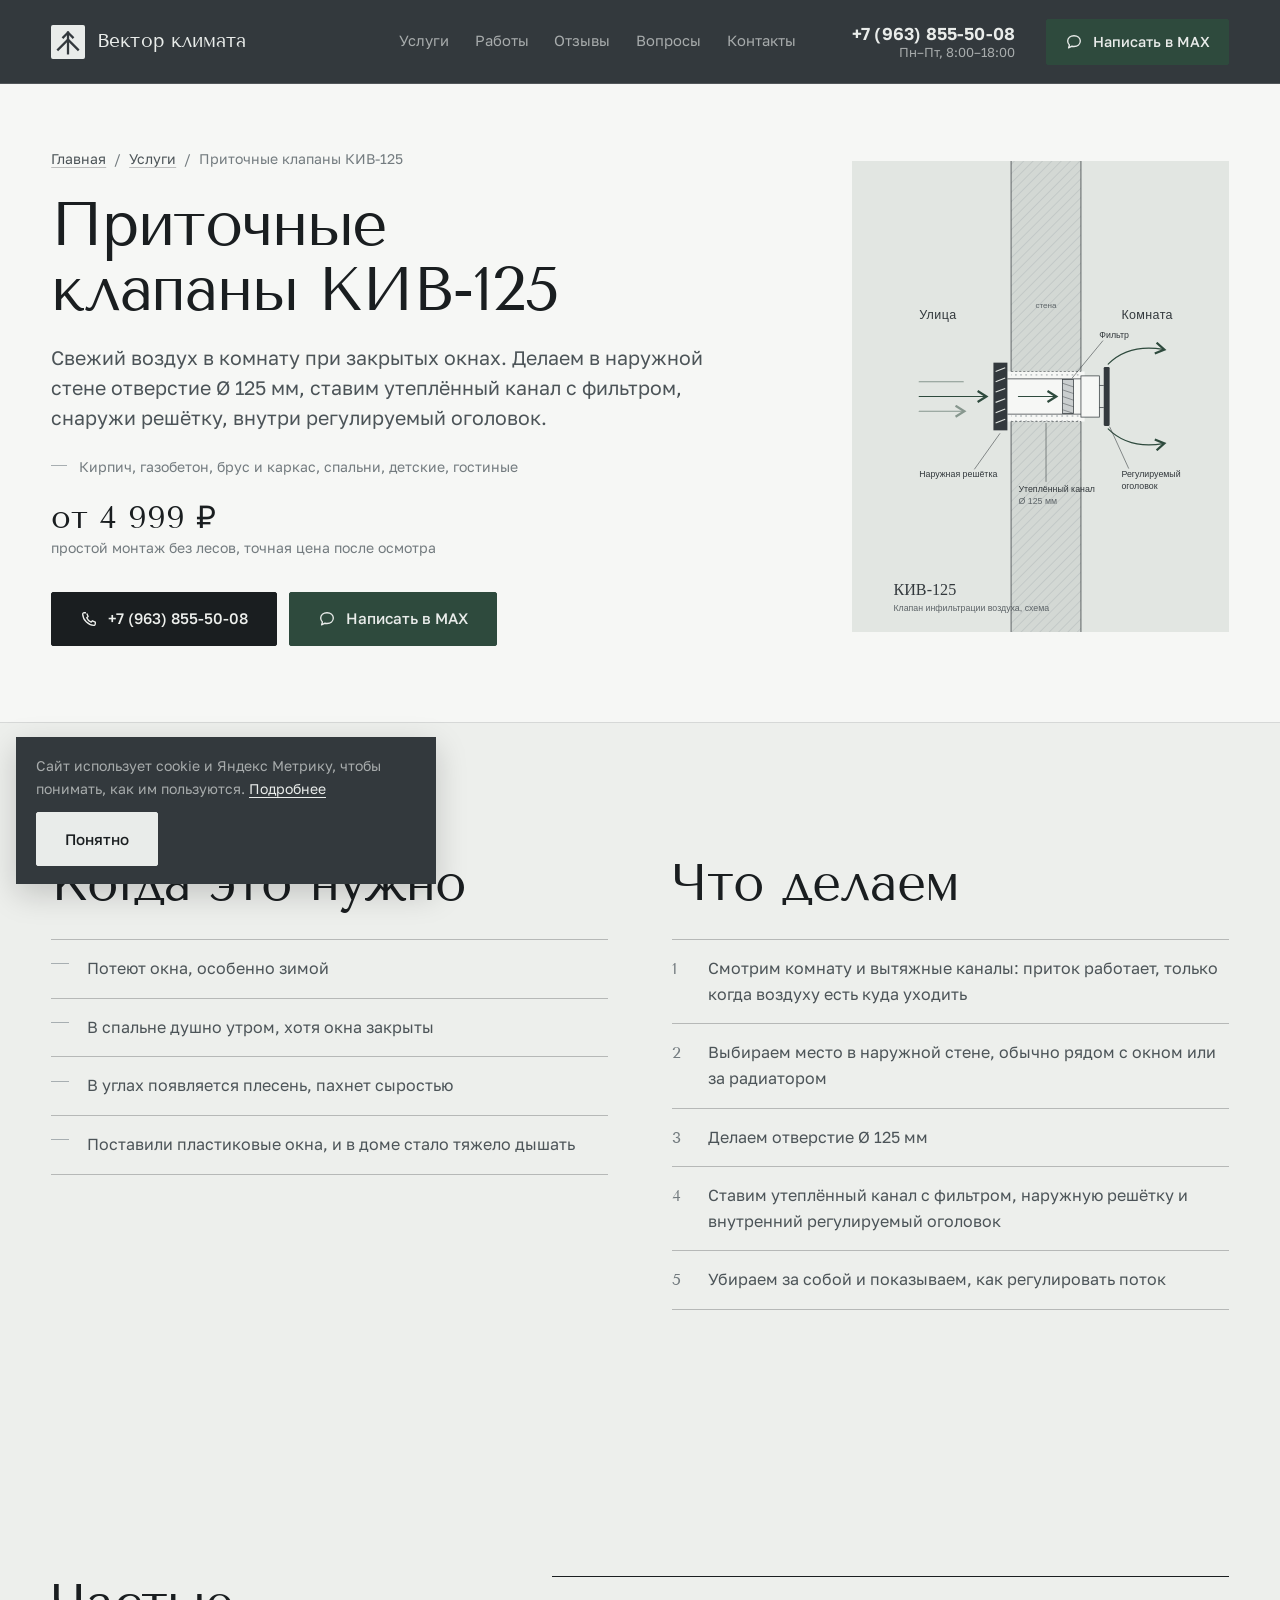
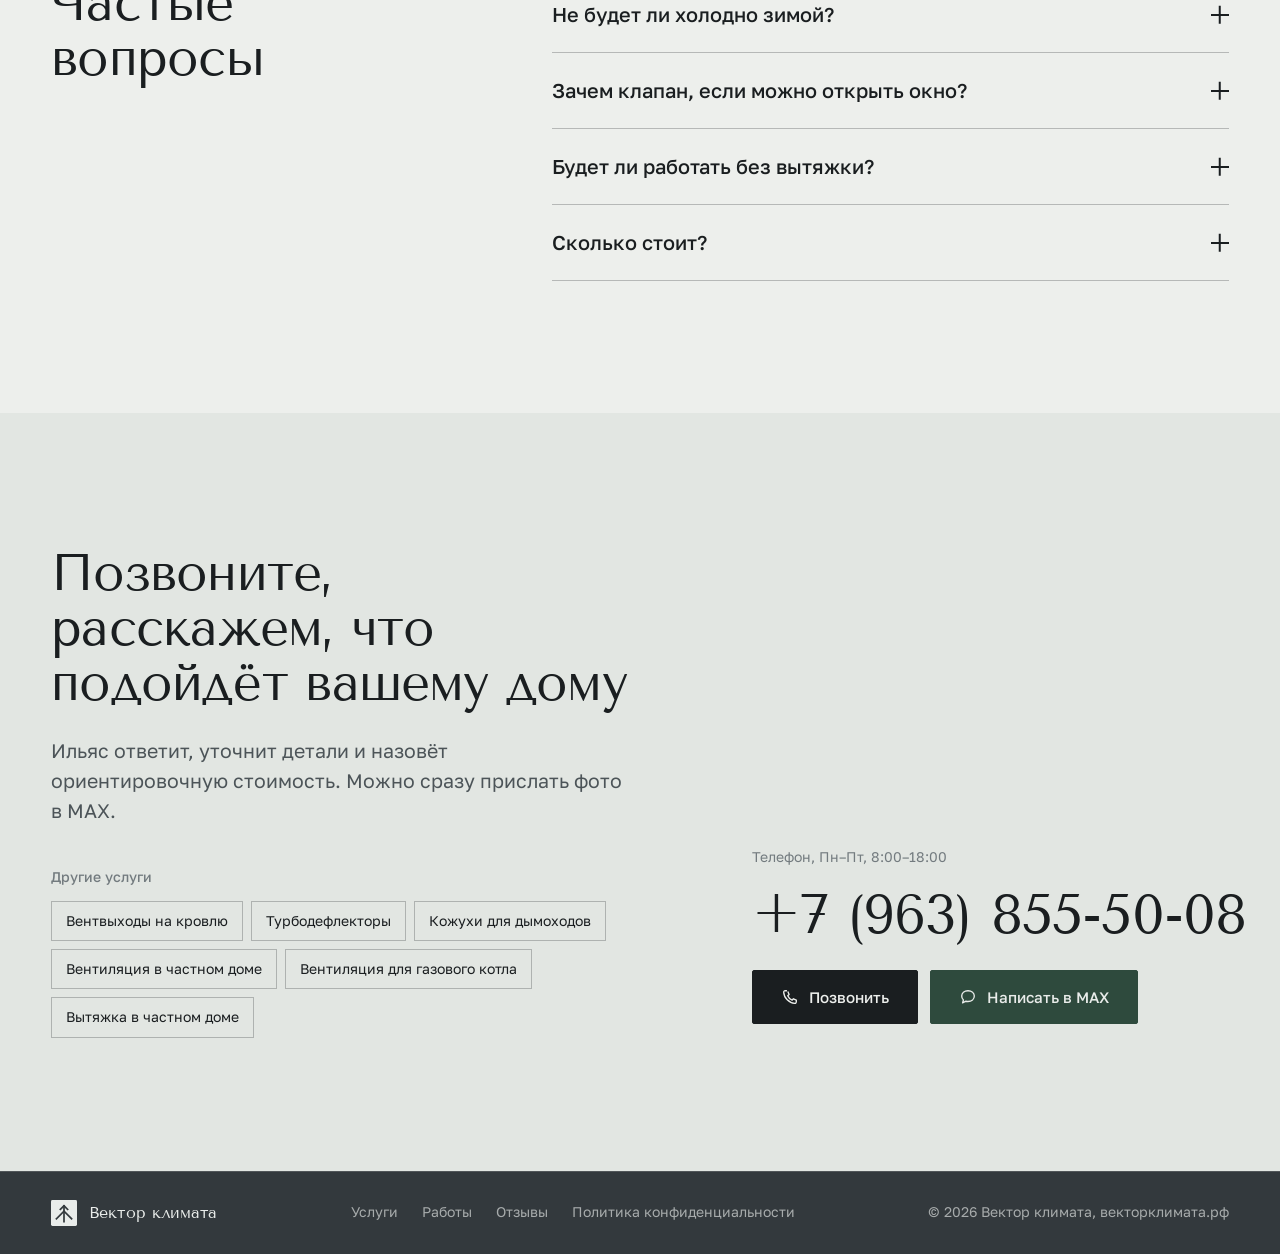
<file: uslugi/kiv-125/index.html>
<!doctype html>
<html lang="ru">
<head>
  <meta charset="utf-8">
  <meta name="viewport" content="width=device-width, initial-scale=1, viewport-fit=cover">
  <title>Установка приточного клапана КИВ-125 в Свердловской области — Вектор климата</title>
  <meta name="description" content="Установка приточных клапанов КИВ-125 в стену частного дома в Свердловской области. Свежий воздух без открытых окон, меньше конденсата на стёклах.">
  <meta name="theme-color" content="#33393d">
  <link rel="canonical" href="https://xn--80aaemplaikqwwh.xn--p1ai/uslugi/kiv-125/">
  <link rel="icon" href="/assets/img/favicon.svg" type="image/svg+xml">
  <meta property="og:type" content="website">
  <meta property="og:locale" content="ru_RU">
  <meta property="og:site_name" content="Вектор климата">
  <meta property="og:title" content="Приточные клапаны КИВ-125 — Вектор климата">
  <meta property="og:description" content="Установка приточных клапанов КИВ-125 в стену частного дома в Свердловской области. Свежий воздух без открытых окон, меньше конденсата на стёклах.">
  <meta property="og:url" content="https://xn--80aaemplaikqwwh.xn--p1ai/uslugi/kiv-125/">
  <meta property="og:image" content="https://xn--80aaemplaikqwwh.xn--p1ai/assets/img/og.jpg">
  <link rel="preconnect" href="https://fonts.googleapis.com">
  <link rel="preconnect" href="https://fonts.gstatic.com" crossorigin>
  <link href="https://fonts.googleapis.com/css2?family=Golos+Text:wght@400;500;600&family=Tenor+Sans&display=swap" rel="stylesheet">
  <link rel="stylesheet" href="/assets/css/style.css?v=20">
  <script>document.documentElement.classList.add('js')</script>
  <script type="application/ld+json">[{"@context": "https://schema.org", "@type": "Service", "name": "Приточные клапаны КИВ-125", "description": "Установка приточных клапанов КИВ-125 в стену частного дома в Свердловской области. Свежий воздух без открытых окон, меньше конденсата на стёклах.", "areaServed": "Свердловская область", "url": "https://xn--80aaemplaikqwwh.xn--p1ai/uslugi/kiv-125/", "offers": {"@type": "Offer", "priceCurrency": "RUB", "priceSpecification": {"@type": "PriceSpecification", "minPrice": 4999, "priceCurrency": "RUB"}}, "provider": {"@type": "HomeAndConstructionBusiness", "name": "Вектор климата", "url": "https://xn--80aaemplaikqwwh.xn--p1ai/", "telephone": "+7 963 855-50-08", "openingHours": "Mo-Fr 08:00-18:00"}}, {"@context": "https://schema.org", "@type": "BreadcrumbList", "itemListElement": [{"@type": "ListItem", "position": 1, "name": "Главная", "item": "https://xn--80aaemplaikqwwh.xn--p1ai/"}, {"@type": "ListItem", "position": 2, "name": "Услуги", "item": "https://xn--80aaemplaikqwwh.xn--p1ai/#services"}, {"@type": "ListItem", "position": 3, "name": "Приточные клапаны КИВ-125", "item": "https://xn--80aaemplaikqwwh.xn--p1ai/uslugi/kiv-125/"}]}, {"@context": "https://schema.org", "@type": "FAQPage", "mainEntity": [{"@type": "Question", "name": "Не будет ли холодно зимой?", "acceptedAnswer": {"@type": "Answer", "text": "Поток регулируется оголовком, его можно уменьшить или перекрыть в сильный мороз. Место ставим так, чтобы холодный воздух успевал смешаться с тёплым, например рядом с радиатором."}}, {"@type": "Question", "name": "Зачем клапан, если можно открыть окно?", "acceptedAnswer": {"@type": "Answer", "text": "Открытое окно даёт сквозняк и выстуживает комнату, а клапан даёт небольшой постоянный приток без открытой створки. Фильтр задерживает пыль с улицы."}}, {"@type": "Question", "name": "Будет ли работать без вытяжки?", "acceptedAnswer": {"@type": "Answer", "text": "Нет. Свежий воздух заходит, когда отработанный уходит через вытяжные каналы. Поэтому сначала проверяем тягу в доме."}}, {"@type": "Question", "name": "Сколько стоит?", "acceptedAnswer": {"@type": "Answer", "text": "Зависит от материала и толщины стены и количества клапанов. Ориентир назовём по фото, точную стоимость после осмотра."}}]}]</script>
  <script src="/assets/js/metrika.js?v=20" async></script>
</head>
<body class="page-service">

  <a class="skip-link" href="#main">Перейти к содержанию</a>

  <svg width="0" height="0" style="position:absolute" aria-hidden="true">
    <symbol id="i-logo" viewBox="0 0 36 36"><rect width="36" height="36" rx="2" fill="currentColor"/><g fill="none" stroke="#33393d" stroke-width="2.4" stroke-linecap="square"><path d="M7.5 26 18 15.5 28.5 26"/><path d="M18 30V8"/><path d="M13 13l5-5 5 5"/></g></symbol>
    <symbol id="i-chat" viewBox="0 0 20 20"><path d="M10 3c4.1 0 7 2.6 7 6s-2.9 6-7 6c-.8 0-1.6-.1-2.3-.3L4 16.5l.9-3.1C3.7 12.3 3 10.8 3 9c0-3.4 2.9-6 7-6Z" fill="none" stroke="currentColor" stroke-width="1.5" stroke-linejoin="round"/></symbol>
    <symbol id="i-phone" viewBox="0 0 20 20"><path d="M6.6 3h-2A1.6 1.6 0 0 0 3 4.7C3.3 11 9 16.7 15.3 17a1.6 1.6 0 0 0 1.7-1.6v-2l-3.2-1.4-1.5 1.5a8.6 8.6 0 0 1-4.8-4.8l1.5-1.5L7.6 4" fill="none" stroke="currentColor" stroke-width="1.5" stroke-linejoin="round"/></symbol>
    <symbol id="i-star" viewBox="0 0 20 20"><path d="m10 2.5 2.3 4.8 5.2.7-3.8 3.6.9 5.2L10 14.3l-4.6 2.5.9-5.2-3.8-3.6 5.2-.7L10 2.5Z" fill="currentColor"/></symbol>
    <symbol id="i-check" viewBox="0 0 44 44"><g fill="none" stroke="currentColor" stroke-width="1.6"><circle cx="22" cy="22" r="20"/><path d="m14 22.5 5.5 5.5L30.5 16" stroke-linecap="round" stroke-linejoin="round"/></g></symbol>
    <symbol id="i-close" viewBox="0 0 20 20"><path d="m5 5 10 10M15 5 5 15" fill="none" stroke="currentColor" stroke-width="1.6" stroke-linecap="round"/></symbol>
    <symbol id="i-left" viewBox="0 0 20 20"><path d="M12.5 4 6.5 10l6 6" fill="none" stroke="currentColor" stroke-width="1.6" stroke-linecap="round" stroke-linejoin="round"/></symbol>
    <symbol id="i-right" viewBox="0 0 20 20"><path d="m7.5 4 6 6-6 6" fill="none" stroke="currentColor" stroke-width="1.6" stroke-linecap="round" stroke-linejoin="round"/></symbol>
    <symbol id="i-out" viewBox="0 0 20 20"><path d="M7 13 14 6M8 6h6v6" fill="none" stroke="currentColor" stroke-width="1.5" stroke-linecap="round" stroke-linejoin="round"/></symbol>
  </svg>

  <!-- ============ Header ============ -->
  <header class="header" id="header">
    <div class="header__inner">
      <a class="logo" href="/" aria-label="Вектор климата — на главную">
        <svg class="logo__mark" aria-hidden="true"><use href="#i-logo"/></svg>
        <span class="logo__word">Вектор климата</span>
      </a>

      <nav class="nav" aria-label="Основная навигация">
        <a class="nav__link" href="/#services">Услуги</a>
        <a class="nav__link" href="/#works">Работы</a>
        <a class="nav__link" href="/#reviews">Отзывы</a>
        <a class="nav__link" href="/#faq">Вопросы</a>
        <a class="nav__link" href="/#contacts">Контакты</a>
      </nav>

      <div class="header__contact">
        <a class="header__phone" href="tel:+79638555008" data-contact="phone">+7 (963) 855-50-08</a>
        <span class="header__hours" data-contact="hours">Пн–Пт, 8:00–18:00</span>
      </div>
      <a class="btn btn--max header__max" href="https://max.ru/u/f9LHodD0cOJ-I2c5GvvgMV4BQCZMem87lvZ4GcqRK_pRCQoFt9h_9IcK-Cg" target="_blank" rel="noopener" data-contact="max"><svg class="btn__icon" aria-hidden="true"><use href="#i-chat"/></svg>Написать в MAX</a>
      <button class="burger" type="button" aria-label="Открыть меню" aria-expanded="false" aria-controls="menu"><span></span><span></span></button>
    </div>
  </header>

  <div class="menu" id="menu" aria-label="Меню">
    <ul class="menu__list">
      <li><a class="menu__link" href="/#services">Услуги</a></li>
      <li><a class="menu__link" href="/#works">Работы</a></li>
      <li><a class="menu__link" href="/#reviews">Отзывы</a></li>
      <li><a class="menu__link" href="/#faq">Вопросы</a></li>
      <li><a class="menu__link" href="/#contacts">Контакты</a></li>
    </ul>
    <div class="menu__foot">
      <a class="menu__phone" href="tel:+79638555008" data-contact="phone">+7 (963) 855-50-08</a>
      <span class="menu__hours" data-contact="hours">Пн–Пт, 8:00–18:00</span>
      <a class="btn btn--max btn--block" href="https://max.ru/u/f9LHodD0cOJ-I2c5GvvgMV4BQCZMem87lvZ4GcqRK_pRCQoFt9h_9IcK-Cg" target="_blank" rel="noopener" data-contact="max"><svg class="btn__icon" aria-hidden="true"><use href="#i-chat"/></svg>Написать в MAX</a>
    </div>
  </div>

    <main id="main">
    <section class="svc-hero">
      <div class="container svc-hero__grid">
        <div class="svc-hero__text">
          <nav class="crumbs" aria-label="Навигация"><a href="/">Главная</a><span aria-hidden="true">/</span><a href="/#services">Услуги</a><span aria-hidden="true">/</span><span aria-current="page">Приточные клапаны КИВ-125</span></nav>
          <h1 class="svc-hero__title">Приточные клапаны КИВ-125</h1>
          <p class="svc-hero__lead">Свежий воздух в комнату при закрытых окнах. Делаем в наружной стене отверстие Ø 125 мм, ставим утеплённый канал с фильтром, снаружи решётку, внутри регулируемый оголовок.</p>
          <p class="service__spec">Кирпич, газобетон, брус и каркас, спальни, детские, гостиные</p>
          <p class="svc-price"><b>от 4 999 ₽</b><span>простой монтаж без лесов, точная цена после осмотра</span></p>
          <div class="call__actions">
            <a class="btn btn--dark" href="tel:+79638555008" data-contact="phone-action"><svg class="btn__icon" aria-hidden="true"><use href="#i-phone"/></svg>+7 (963) 855-50-08</a>
            <a class="btn btn--max" href="https://max.ru/u/f9LHodD0cOJ-I2c5GvvgMV4BQCZMem87lvZ4GcqRK_pRCQoFt9h_9IcK-Cg" target="_blank" rel="noopener" data-contact="max"><svg class="btn__icon" aria-hidden="true"><use href="#i-chat"/></svg>Написать в MAX</a>
          </div>
        </div>
        <figure class="svc-hero__media svc-hero__media--scheme"><img src="/assets/img/kiv-125.svg" width="960" height="1280" alt="Схема приточного клапана КИВ-125 в разрезе стены"></figure>
      </div>
    </section>

    <section class="section svc-body">
      <div class="container svc-cols">
        <div>
          <h2 class="h2">Когда это нужно</h2>
          <ul class="svc-list">
            <li>Потеют окна, особенно зимой</li>
            <li>В спальне душно утром, хотя окна закрыты</li>
            <li>В углах появляется плесень, пахнет сыростью</li>
            <li>Поставили пластиковые окна, и в доме стало тяжело дышать</li>
          </ul>
        </div>
        <div>
          <h2 class="h2">Что делаем</h2>
          <ol class="svc-list svc-list--steps">
            <li>Смотрим комнату и вытяжные каналы: приток работает, только когда воздуху есть куда уходить</li>
            <li>Выбираем место в наружной стене, обычно рядом с окном или за радиатором</li>
            <li>Делаем отверстие Ø 125 мм</li>
            <li>Ставим утеплённый канал с фильтром, наружную решётку и внутренний регулируемый оголовок</li>
            <li>Убираем за собой и показываем, как регулировать поток</li>
          </ol>
        </div>
      </div>
    </section>

    <section class="section faq" aria-labelledby="faq-title">
      <div class="container faq__grid">
        <h2 class="h2" id="faq-title">Частые вопросы</h2>
        <div class="faq__list">
          <details class="qa">
            <summary>Не будет ли холодно зимой?<span class="qa__toggle" aria-hidden="true"></span></summary>
            <div class="qa__body"><p>Поток регулируется оголовком, его можно уменьшить или перекрыть в сильный мороз. Место ставим так, чтобы холодный воздух успевал смешаться с тёплым, например рядом с радиатором.</p></div>
          </details>
          <details class="qa">
            <summary>Зачем клапан, если можно открыть окно?<span class="qa__toggle" aria-hidden="true"></span></summary>
            <div class="qa__body"><p>Открытое окно даёт сквозняк и выстуживает комнату, а клапан даёт небольшой постоянный приток без открытой створки. Фильтр задерживает пыль с улицы.</p></div>
          </details>
          <details class="qa">
            <summary>Будет ли работать без вытяжки?<span class="qa__toggle" aria-hidden="true"></span></summary>
            <div class="qa__body"><p>Нет. Свежий воздух заходит, когда отработанный уходит через вытяжные каналы. Поэтому сначала проверяем тягу в доме.</p></div>
          </details>
          <details class="qa">
            <summary>Сколько стоит?<span class="qa__toggle" aria-hidden="true"></span></summary>
            <div class="qa__body"><p>Зависит от материала и толщины стены и количества клапанов. Ориентир назовём по фото, точную стоимость после осмотра.</p></div>
          </details>
        </div>
      </div>
    </section>

    <section class="section call" id="call" aria-labelledby="call-title">
      <div class="container call__grid">
        <div class="call__intro">
          <h2 class="h2" id="call-title">Позвоните, расскажем, что подойдёт вашему дому</h2>
          <p class="head__lead">Ильяс ответит, уточнит детали и назовёт ориентировочную стоимость. Можно сразу прислать фото в MAX.</p>
          <h3 class="svc-more__title">Другие услуги</h3>
          <ul class="svc-more">
          <li><a href="/uslugi/ventvyhody-na-krovlyu/">Вентвыходы на кровлю</a></li>
          <li><a href="/uslugi/turbodeflektory/">Турбодефлекторы</a></li>
          <li><a href="/uslugi/kozhuhi-dlya-dymohodov/">Кожухи для дымоходов</a></li>
          <li><a href="/uslugi/ventilyaciya-v-chastnom-dome/">Вентиляция в частном доме</a></li>
          <li><a href="/uslugi/ventilyaciya-gazovogo-kotla/">Вентиляция для газового котла</a></li>
          <li><a href="/uslugi/vytyazhka-v-chastnom-dome/">Вытяжка в частном доме</a></li>
          </ul>
        </div>
        <div class="call__phone">
          <span class="call__label">Телефон, <span data-contact="hours">Пн–Пт, 8:00–18:00</span></span>
          <a class="call__number" href="tel:+79638555008" data-contact="phone">+7 (963) 855-50-08</a>
          <div class="call__actions">
            <a class="btn btn--dark" href="tel:+79638555008" data-contact="phone-action"><svg class="btn__icon" aria-hidden="true"><use href="#i-phone"/></svg>Позвонить</a>
            <a class="btn btn--max" href="https://max.ru/u/f9LHodD0cOJ-I2c5GvvgMV4BQCZMem87lvZ4GcqRK_pRCQoFt9h_9IcK-Cg" target="_blank" rel="noopener" data-contact="max"><svg class="btn__icon" aria-hidden="true"><use href="#i-chat"/></svg>Написать в MAX</a>
          </div>
        </div>
      </div>
    </section>
  </main>

  <footer class="footer" style="background: var(--graphite)">
    <div class="container footer__inner">
      <a class="logo" href="/"><svg class="logo__mark" aria-hidden="true"><use href="#i-logo"/></svg><span class="logo__word">Вектор климата</span></a>
      <nav class="footer__nav" aria-label="Навигация в подвале">
        <a href="/#services">Услуги</a>
        <a href="/#works">Работы</a>
        <a href="/#reviews">Отзывы</a>
        <a href="/privacy.html">Политика конфиденциальности</a>
      </nav>
      <span>© 2026 Вектор климата, векторклимата.рф</span>
    </div>
  </footer>

  <div class="dock" id="dock">
    <a class="btn btn--outline-light" href="tel:+79638555008" data-contact="phone-action"><svg class="btn__icon" aria-hidden="true"><use href="#i-phone"/></svg>Позвонить</a>
    <a class="btn btn--max" href="https://max.ru/u/f9LHodD0cOJ-I2c5GvvgMV4BQCZMem87lvZ4GcqRK_pRCQoFt9h_9IcK-Cg" target="_blank" rel="noopener" data-contact="max"><svg class="btn__icon" aria-hidden="true"><use href="#i-chat"/></svg>MAX</a>
  </div>

  <script src="/assets/js/config.js?v=20"></script>
  <script src="/assets/js/main.js?v=20" defer></script>
</body>
</html>
</file>
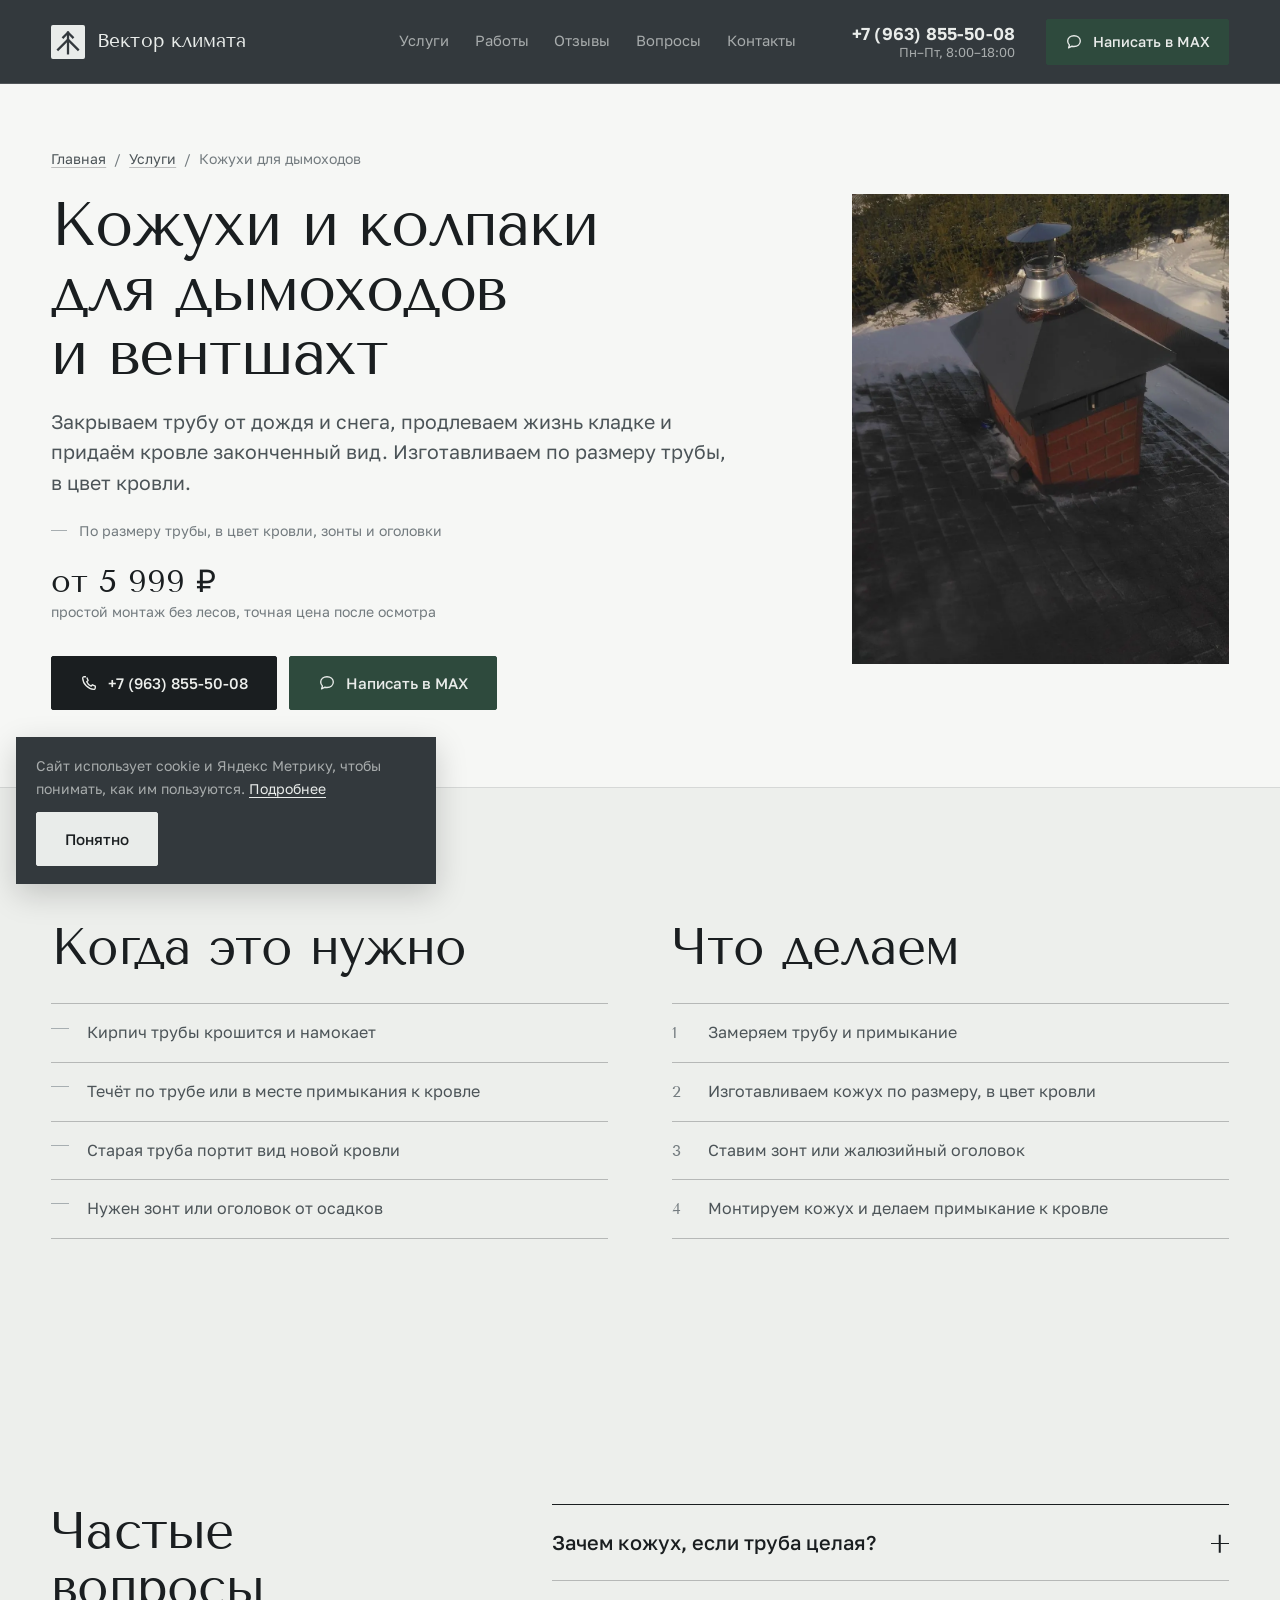
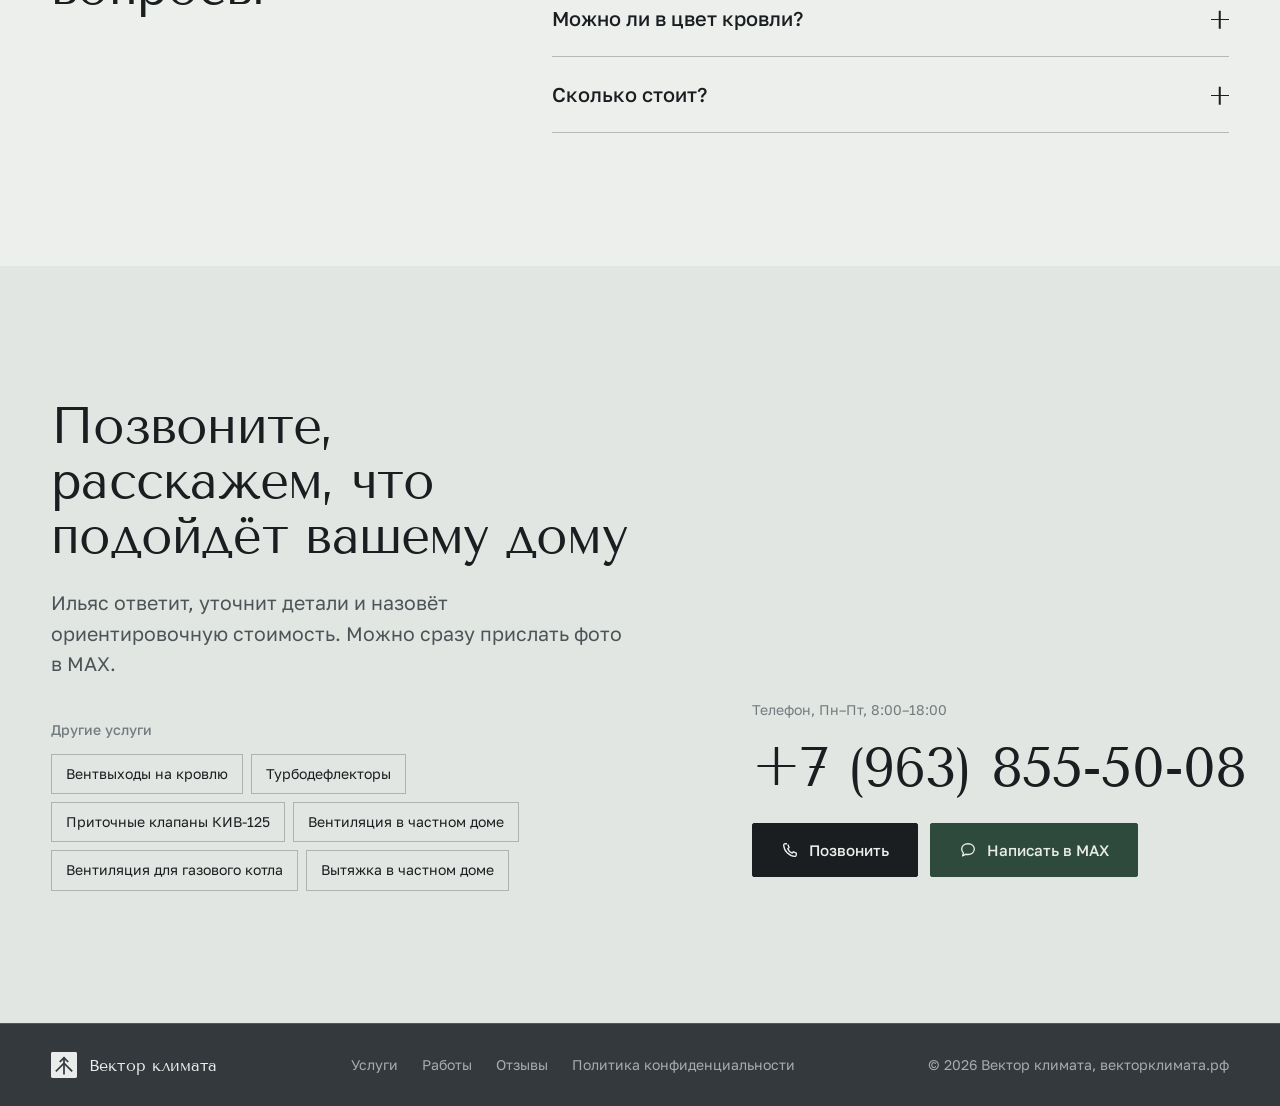
<file: uslugi/kozhuhi-dlya-dymohodov/index.html>
<!doctype html>
<html lang="ru">
<head>
  <meta charset="utf-8">
  <meta name="viewport" content="width=device-width, initial-scale=1, viewport-fit=cover">
  <title>Кожухи и колпаки для дымоходов и вентшахт в Свердловской области — Вектор климата</title>
  <meta name="description" content="Изготовление и монтаж кожухов и колпаков на дымоходы и вентшахты по размеру трубы, в цвет кровли. Свердловская область.">
  <meta name="theme-color" content="#33393d">
  <link rel="canonical" href="https://xn--80aaemplaikqwwh.xn--p1ai/uslugi/kozhuhi-dlya-dymohodov/">
  <link rel="icon" href="/assets/img/favicon.svg" type="image/svg+xml">
  <meta property="og:type" content="website">
  <meta property="og:locale" content="ru_RU">
  <meta property="og:site_name" content="Вектор климата">
  <meta property="og:title" content="Кожухи и колпаки для дымоходов и вентшахт — Вектор климата">
  <meta property="og:description" content="Изготовление и монтаж кожухов и колпаков на дымоходы и вентшахты по размеру трубы, в цвет кровли. Свердловская область.">
  <meta property="og:url" content="https://xn--80aaemplaikqwwh.xn--p1ai/uslugi/kozhuhi-dlya-dymohodov/">
  <meta property="og:image" content="https://xn--80aaemplaikqwwh.xn--p1ai/assets/img/og.jpg">
  <link rel="preconnect" href="https://fonts.googleapis.com">
  <link rel="preconnect" href="https://fonts.gstatic.com" crossorigin>
  <link href="https://fonts.googleapis.com/css2?family=Golos+Text:wght@400;500;600&family=Tenor+Sans&display=swap" rel="stylesheet">
  <link rel="stylesheet" href="/assets/css/style.css?v=20">
  <script>document.documentElement.classList.add('js')</script>
  <script type="application/ld+json">[{"@context": "https://schema.org", "@type": "Service", "name": "Кожухи и колпаки для дымоходов и вентшахт", "description": "Изготовление и монтаж кожухов и колпаков на дымоходы и вентшахты по размеру трубы, в цвет кровли. Свердловская область.", "areaServed": "Свердловская область", "url": "https://xn--80aaemplaikqwwh.xn--p1ai/uslugi/kozhuhi-dlya-dymohodov/", "offers": {"@type": "Offer", "priceCurrency": "RUB", "priceSpecification": {"@type": "PriceSpecification", "minPrice": 5999, "priceCurrency": "RUB"}}, "provider": {"@type": "HomeAndConstructionBusiness", "name": "Вектор климата", "url": "https://xn--80aaemplaikqwwh.xn--p1ai/", "telephone": "+7 963 855-50-08", "openingHours": "Mo-Fr 08:00-18:00"}}, {"@context": "https://schema.org", "@type": "BreadcrumbList", "itemListElement": [{"@type": "ListItem", "position": 1, "name": "Главная", "item": "https://xn--80aaemplaikqwwh.xn--p1ai/"}, {"@type": "ListItem", "position": 2, "name": "Услуги", "item": "https://xn--80aaemplaikqwwh.xn--p1ai/#services"}, {"@type": "ListItem", "position": 3, "name": "Кожухи и колпаки для дымоходов и вентшахт", "item": "https://xn--80aaemplaikqwwh.xn--p1ai/uslugi/kozhuhi-dlya-dymohodov/"}]}, {"@context": "https://schema.org", "@type": "FAQPage", "mainEntity": [{"@type": "Question", "name": "Зачем кожух, если труба целая?", "acceptedAnswer": {"@type": "Answer", "text": "Кирпичная кладка на крыше постоянно мокнет и промерзает, и со временем разрушается. Кожух защищает её от воды, а заодно выглядит аккуратно."}}, {"@type": "Question", "name": "Можно ли в цвет кровли?", "acceptedAnswer": {"@type": "Answer", "text": "Да, кожух делаем в цвет покрытия, чтобы труба смотрелась частью крыши."}}, {"@type": "Question", "name": "Сколько стоит?", "acceptedAnswer": {"@type": "Answer", "text": "Зависит от размеров трубы, высоты и оголовка. Ориентир назовём по фото, точную стоимость после замера."}}]}]</script>
  <script src="/assets/js/metrika.js?v=20" async></script>
</head>
<body class="page-service">

  <a class="skip-link" href="#main">Перейти к содержанию</a>

  <svg width="0" height="0" style="position:absolute" aria-hidden="true">
    <symbol id="i-logo" viewBox="0 0 36 36"><rect width="36" height="36" rx="2" fill="currentColor"/><g fill="none" stroke="#33393d" stroke-width="2.4" stroke-linecap="square"><path d="M7.5 26 18 15.5 28.5 26"/><path d="M18 30V8"/><path d="M13 13l5-5 5 5"/></g></symbol>
    <symbol id="i-chat" viewBox="0 0 20 20"><path d="M10 3c4.1 0 7 2.6 7 6s-2.9 6-7 6c-.8 0-1.6-.1-2.3-.3L4 16.5l.9-3.1C3.7 12.3 3 10.8 3 9c0-3.4 2.9-6 7-6Z" fill="none" stroke="currentColor" stroke-width="1.5" stroke-linejoin="round"/></symbol>
    <symbol id="i-phone" viewBox="0 0 20 20"><path d="M6.6 3h-2A1.6 1.6 0 0 0 3 4.7C3.3 11 9 16.7 15.3 17a1.6 1.6 0 0 0 1.7-1.6v-2l-3.2-1.4-1.5 1.5a8.6 8.6 0 0 1-4.8-4.8l1.5-1.5L7.6 4" fill="none" stroke="currentColor" stroke-width="1.5" stroke-linejoin="round"/></symbol>
    <symbol id="i-star" viewBox="0 0 20 20"><path d="m10 2.5 2.3 4.8 5.2.7-3.8 3.6.9 5.2L10 14.3l-4.6 2.5.9-5.2-3.8-3.6 5.2-.7L10 2.5Z" fill="currentColor"/></symbol>
    <symbol id="i-check" viewBox="0 0 44 44"><g fill="none" stroke="currentColor" stroke-width="1.6"><circle cx="22" cy="22" r="20"/><path d="m14 22.5 5.5 5.5L30.5 16" stroke-linecap="round" stroke-linejoin="round"/></g></symbol>
    <symbol id="i-close" viewBox="0 0 20 20"><path d="m5 5 10 10M15 5 5 15" fill="none" stroke="currentColor" stroke-width="1.6" stroke-linecap="round"/></symbol>
    <symbol id="i-left" viewBox="0 0 20 20"><path d="M12.5 4 6.5 10l6 6" fill="none" stroke="currentColor" stroke-width="1.6" stroke-linecap="round" stroke-linejoin="round"/></symbol>
    <symbol id="i-right" viewBox="0 0 20 20"><path d="m7.5 4 6 6-6 6" fill="none" stroke="currentColor" stroke-width="1.6" stroke-linecap="round" stroke-linejoin="round"/></symbol>
    <symbol id="i-out" viewBox="0 0 20 20"><path d="M7 13 14 6M8 6h6v6" fill="none" stroke="currentColor" stroke-width="1.5" stroke-linecap="round" stroke-linejoin="round"/></symbol>
  </svg>

  <!-- ============ Header ============ -->
  <header class="header" id="header">
    <div class="header__inner">
      <a class="logo" href="/" aria-label="Вектор климата — на главную">
        <svg class="logo__mark" aria-hidden="true"><use href="#i-logo"/></svg>
        <span class="logo__word">Вектор климата</span>
      </a>

      <nav class="nav" aria-label="Основная навигация">
        <a class="nav__link" href="/#services">Услуги</a>
        <a class="nav__link" href="/#works">Работы</a>
        <a class="nav__link" href="/#reviews">Отзывы</a>
        <a class="nav__link" href="/#faq">Вопросы</a>
        <a class="nav__link" href="/#contacts">Контакты</a>
      </nav>

      <div class="header__contact">
        <a class="header__phone" href="tel:+79638555008" data-contact="phone">+7 (963) 855-50-08</a>
        <span class="header__hours" data-contact="hours">Пн–Пт, 8:00–18:00</span>
      </div>
      <a class="btn btn--max header__max" href="https://max.ru/u/f9LHodD0cOJ-I2c5GvvgMV4BQCZMem87lvZ4GcqRK_pRCQoFt9h_9IcK-Cg" target="_blank" rel="noopener" data-contact="max"><svg class="btn__icon" aria-hidden="true"><use href="#i-chat"/></svg>Написать в MAX</a>
      <button class="burger" type="button" aria-label="Открыть меню" aria-expanded="false" aria-controls="menu"><span></span><span></span></button>
    </div>
  </header>

  <div class="menu" id="menu" aria-label="Меню">
    <ul class="menu__list">
      <li><a class="menu__link" href="/#services">Услуги</a></li>
      <li><a class="menu__link" href="/#works">Работы</a></li>
      <li><a class="menu__link" href="/#reviews">Отзывы</a></li>
      <li><a class="menu__link" href="/#faq">Вопросы</a></li>
      <li><a class="menu__link" href="/#contacts">Контакты</a></li>
    </ul>
    <div class="menu__foot">
      <a class="menu__phone" href="tel:+79638555008" data-contact="phone">+7 (963) 855-50-08</a>
      <span class="menu__hours" data-contact="hours">Пн–Пт, 8:00–18:00</span>
      <a class="btn btn--max btn--block" href="https://max.ru/u/f9LHodD0cOJ-I2c5GvvgMV4BQCZMem87lvZ4GcqRK_pRCQoFt9h_9IcK-Cg" target="_blank" rel="noopener" data-contact="max"><svg class="btn__icon" aria-hidden="true"><use href="#i-chat"/></svg>Написать в MAX</a>
    </div>
  </div>

    <main id="main">
    <section class="svc-hero">
      <div class="container svc-hero__grid">
        <div class="svc-hero__text">
          <nav class="crumbs" aria-label="Навигация"><a href="/">Главная</a><span aria-hidden="true">/</span><a href="/#services">Услуги</a><span aria-hidden="true">/</span><span aria-current="page">Кожухи для дымоходов</span></nav>
          <h1 class="svc-hero__title">Кожухи и колпаки для дымоходов и вентшахт</h1>
          <p class="svc-hero__lead">Закрываем трубу от дождя и снега, продлеваем жизнь кладке и придаём кровле законченный вид. Изготавливаем по размеру трубы, в цвет кровли.</p>
          <p class="service__spec">По размеру трубы, в цвет кровли, зонты и оголовки</p>
          <p class="svc-price"><b>от 5 999 ₽</b><span>простой монтаж без лесов, точная цена после осмотра</span></p>
          <div class="call__actions">
            <a class="btn btn--dark" href="tel:+79638555008" data-contact="phone-action"><svg class="btn__icon" aria-hidden="true"><use href="#i-phone"/></svg>+7 (963) 855-50-08</a>
            <a class="btn btn--max" href="https://max.ru/u/f9LHodD0cOJ-I2c5GvvgMV4BQCZMem87lvZ4GcqRK_pRCQoFt9h_9IcK-Cg" target="_blank" rel="noopener" data-contact="max"><svg class="btn__icon" aria-hidden="true"><use href="#i-chat"/></svg>Написать в MAX</a>
          </div>
        </div>
        <figure class="svc-hero__media "><picture><source type="image/webp" srcset="/assets/img/chimney-casing-960.webp"><img src="/assets/img/chimney-casing-960.jpg" width="960" height="1280" alt="Кожух дымохода с зонтом на кровле зимой"></picture></figure>
      </div>
    </section>

    <section class="section svc-body">
      <div class="container svc-cols">
        <div>
          <h2 class="h2">Когда это нужно</h2>
          <ul class="svc-list">
            <li>Кирпич трубы крошится и намокает</li>
            <li>Течёт по трубе или в месте примыкания к кровле</li>
            <li>Старая труба портит вид новой кровли</li>
            <li>Нужен зонт или оголовок от осадков</li>
          </ul>
        </div>
        <div>
          <h2 class="h2">Что делаем</h2>
          <ol class="svc-list svc-list--steps">
            <li>Замеряем трубу и примыкание</li>
            <li>Изготавливаем кожух по размеру, в цвет кровли</li>
            <li>Ставим зонт или жалюзийный оголовок</li>
            <li>Монтируем кожух и делаем примыкание к кровле</li>
          </ol>
        </div>
      </div>
    </section>

    <section class="section faq" aria-labelledby="faq-title">
      <div class="container faq__grid">
        <h2 class="h2" id="faq-title">Частые вопросы</h2>
        <div class="faq__list">
          <details class="qa">
            <summary>Зачем кожух, если труба целая?<span class="qa__toggle" aria-hidden="true"></span></summary>
            <div class="qa__body"><p>Кирпичная кладка на крыше постоянно мокнет и промерзает, и со временем разрушается. Кожух защищает её от воды, а заодно выглядит аккуратно.</p></div>
          </details>
          <details class="qa">
            <summary>Можно ли в цвет кровли?<span class="qa__toggle" aria-hidden="true"></span></summary>
            <div class="qa__body"><p>Да, кожух делаем в цвет покрытия, чтобы труба смотрелась частью крыши.</p></div>
          </details>
          <details class="qa">
            <summary>Сколько стоит?<span class="qa__toggle" aria-hidden="true"></span></summary>
            <div class="qa__body"><p>Зависит от размеров трубы, высоты и оголовка. Ориентир назовём по фото, точную стоимость после замера.</p></div>
          </details>
        </div>
      </div>
    </section>

    <section class="section call" id="call" aria-labelledby="call-title">
      <div class="container call__grid">
        <div class="call__intro">
          <h2 class="h2" id="call-title">Позвоните, расскажем, что подойдёт вашему дому</h2>
          <p class="head__lead">Ильяс ответит, уточнит детали и назовёт ориентировочную стоимость. Можно сразу прислать фото в MAX.</p>
          <h3 class="svc-more__title">Другие услуги</h3>
          <ul class="svc-more">
          <li><a href="/uslugi/ventvyhody-na-krovlyu/">Вентвыходы на кровлю</a></li>
          <li><a href="/uslugi/turbodeflektory/">Турбодефлекторы</a></li>
          <li><a href="/uslugi/kiv-125/">Приточные клапаны КИВ-125</a></li>
          <li><a href="/uslugi/ventilyaciya-v-chastnom-dome/">Вентиляция в частном доме</a></li>
          <li><a href="/uslugi/ventilyaciya-gazovogo-kotla/">Вентиляция для газового котла</a></li>
          <li><a href="/uslugi/vytyazhka-v-chastnom-dome/">Вытяжка в частном доме</a></li>
          </ul>
        </div>
        <div class="call__phone">
          <span class="call__label">Телефон, <span data-contact="hours">Пн–Пт, 8:00–18:00</span></span>
          <a class="call__number" href="tel:+79638555008" data-contact="phone">+7 (963) 855-50-08</a>
          <div class="call__actions">
            <a class="btn btn--dark" href="tel:+79638555008" data-contact="phone-action"><svg class="btn__icon" aria-hidden="true"><use href="#i-phone"/></svg>Позвонить</a>
            <a class="btn btn--max" href="https://max.ru/u/f9LHodD0cOJ-I2c5GvvgMV4BQCZMem87lvZ4GcqRK_pRCQoFt9h_9IcK-Cg" target="_blank" rel="noopener" data-contact="max"><svg class="btn__icon" aria-hidden="true"><use href="#i-chat"/></svg>Написать в MAX</a>
          </div>
        </div>
      </div>
    </section>
  </main>

  <footer class="footer" style="background: var(--graphite)">
    <div class="container footer__inner">
      <a class="logo" href="/"><svg class="logo__mark" aria-hidden="true"><use href="#i-logo"/></svg><span class="logo__word">Вектор климата</span></a>
      <nav class="footer__nav" aria-label="Навигация в подвале">
        <a href="/#services">Услуги</a>
        <a href="/#works">Работы</a>
        <a href="/#reviews">Отзывы</a>
        <a href="/privacy.html">Политика конфиденциальности</a>
      </nav>
      <span>© 2026 Вектор климата, векторклимата.рф</span>
    </div>
  </footer>

  <div class="dock" id="dock">
    <a class="btn btn--outline-light" href="tel:+79638555008" data-contact="phone-action"><svg class="btn__icon" aria-hidden="true"><use href="#i-phone"/></svg>Позвонить</a>
    <a class="btn btn--max" href="https://max.ru/u/f9LHodD0cOJ-I2c5GvvgMV4BQCZMem87lvZ4GcqRK_pRCQoFt9h_9IcK-Cg" target="_blank" rel="noopener" data-contact="max"><svg class="btn__icon" aria-hidden="true"><use href="#i-chat"/></svg>MAX</a>
  </div>

  <script src="/assets/js/config.js?v=20"></script>
  <script src="/assets/js/main.js?v=20" defer></script>
</body>
</html>
</file>
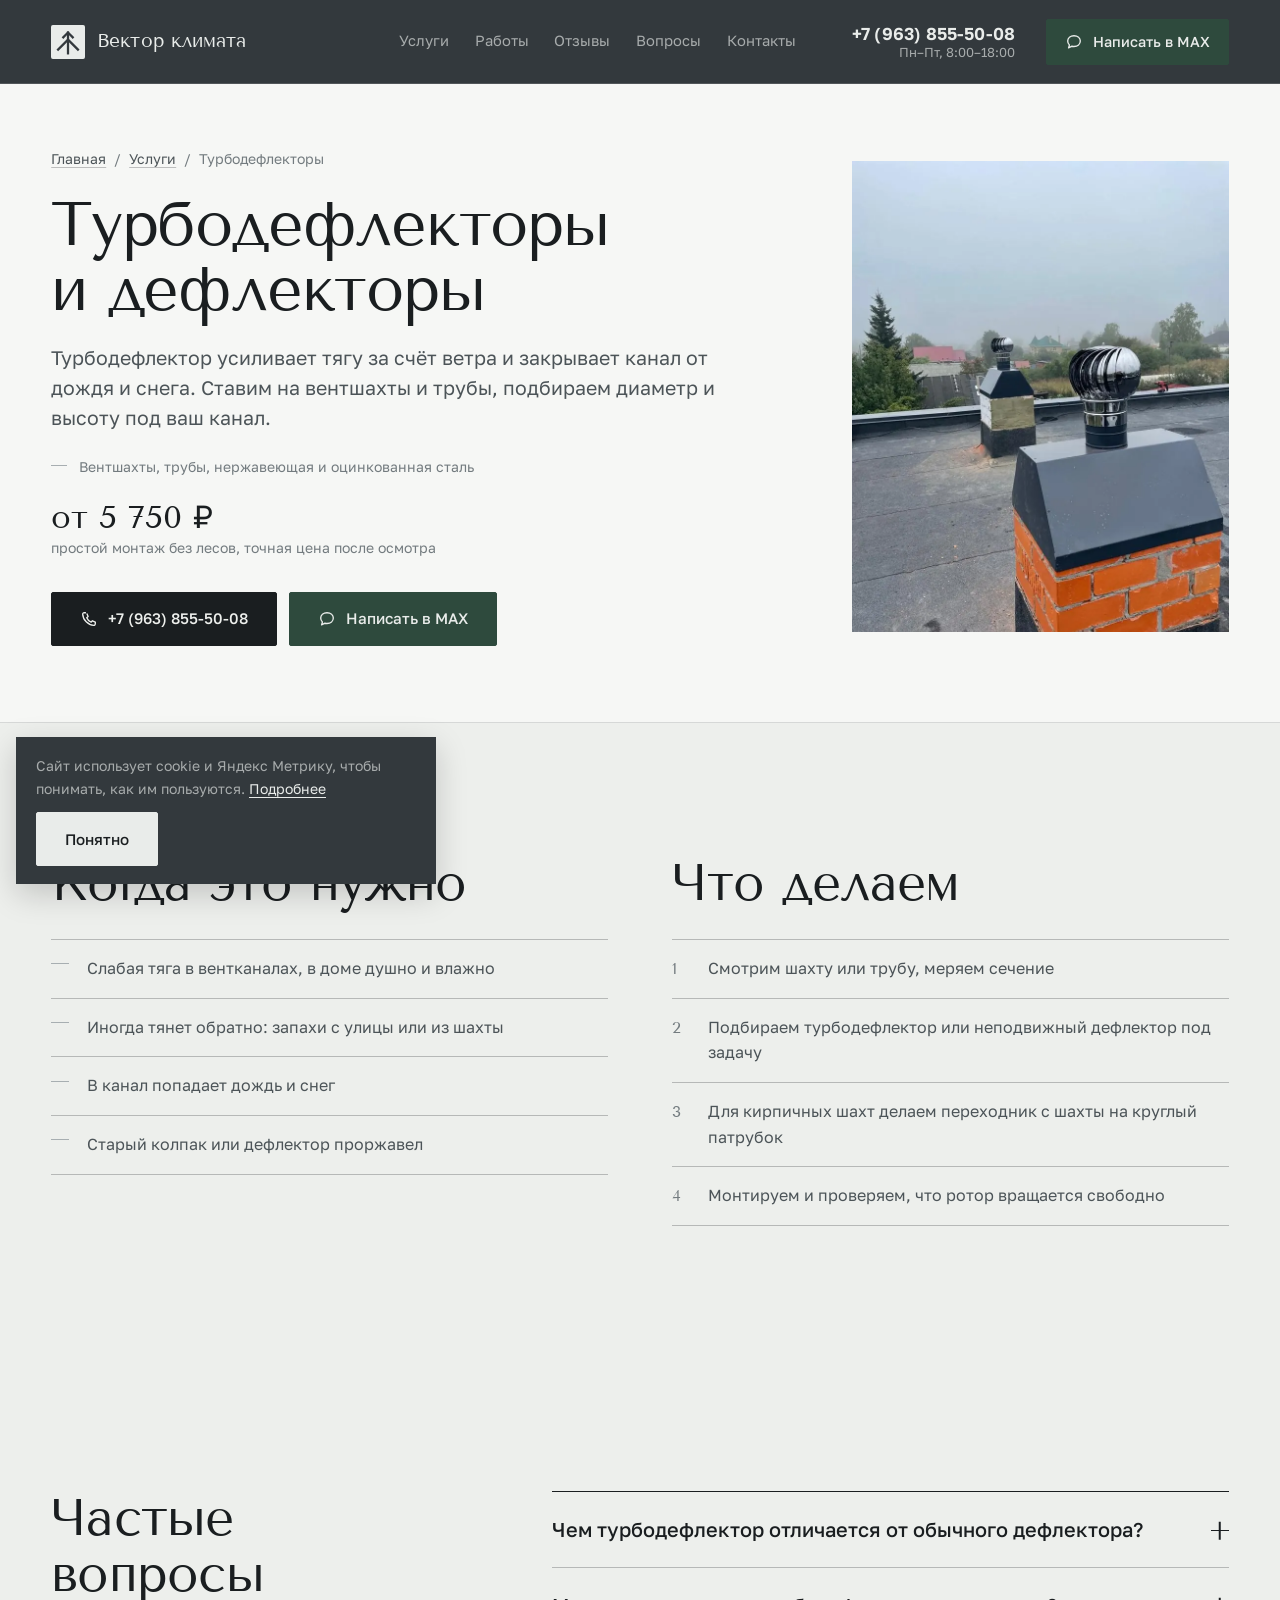
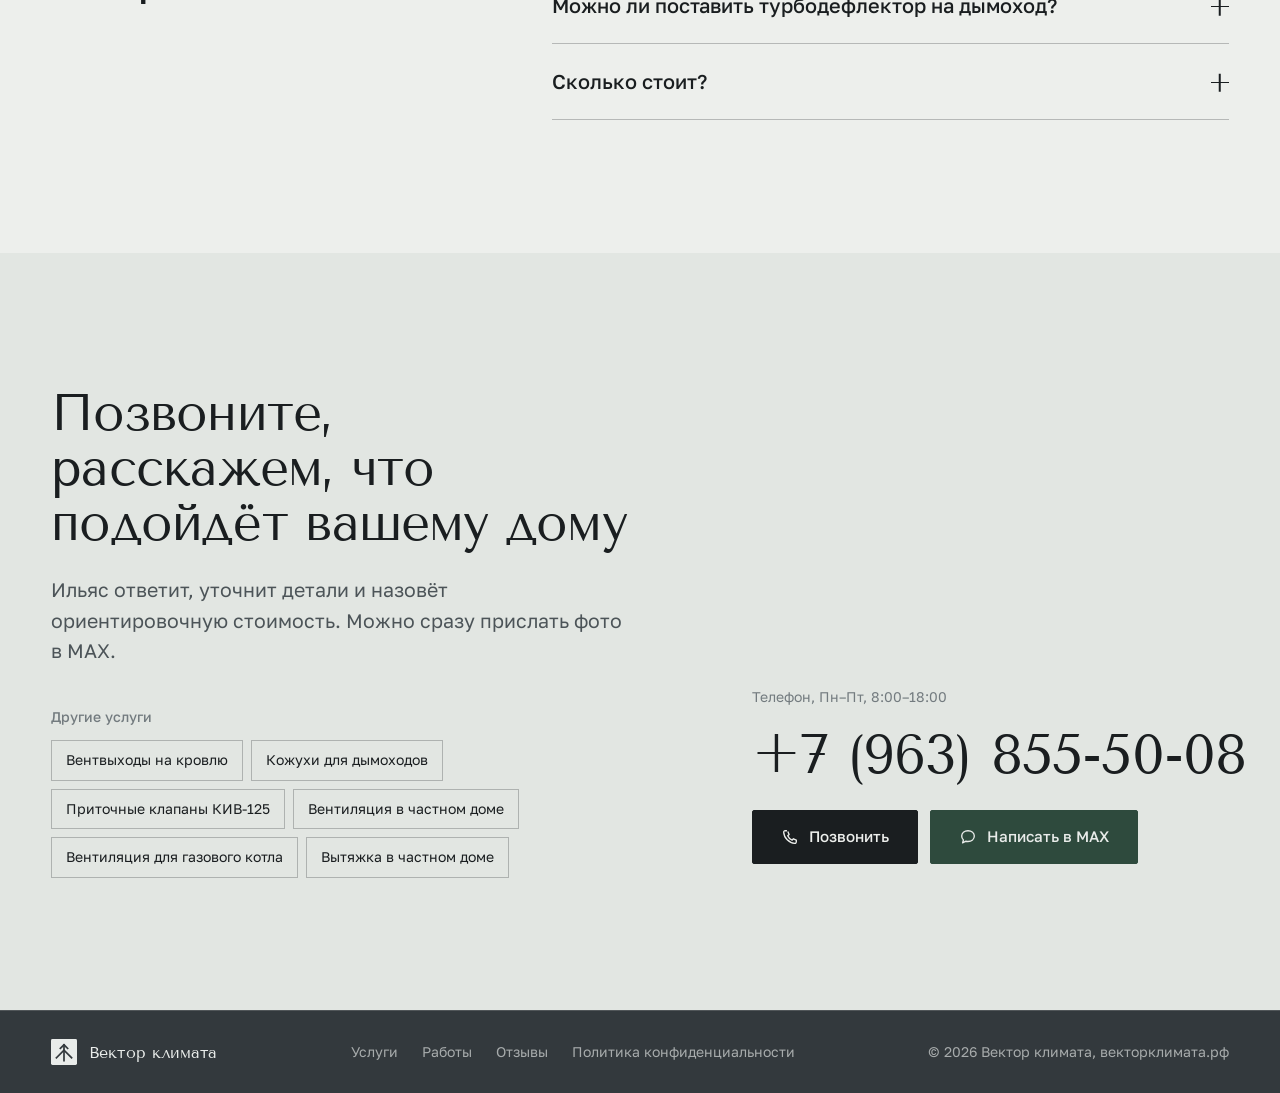
<file: uslugi/turbodeflektory/index.html>
<!doctype html>
<html lang="ru">
<head>
  <meta charset="utf-8">
  <meta name="viewport" content="width=device-width, initial-scale=1, viewport-fit=cover">
  <title>Установка турбодефлекторов и дефлекторов в Свердловской области — Вектор климата</title>
  <meta name="description" content="Установка турбодефлекторов и дефлекторов на вентшахты и трубы в Свердловской области. Подбор диаметра и высоты, монтаж на кирпичные шахты.">
  <meta name="theme-color" content="#33393d">
  <link rel="canonical" href="https://xn--80aaemplaikqwwh.xn--p1ai/uslugi/turbodeflektory/">
  <link rel="icon" href="/assets/img/favicon.svg" type="image/svg+xml">
  <meta property="og:type" content="website">
  <meta property="og:locale" content="ru_RU">
  <meta property="og:site_name" content="Вектор климата">
  <meta property="og:title" content="Турбодефлекторы и дефлекторы — Вектор климата">
  <meta property="og:description" content="Установка турбодефлекторов и дефлекторов на вентшахты и трубы в Свердловской области. Подбор диаметра и высоты, монтаж на кирпичные шахты.">
  <meta property="og:url" content="https://xn--80aaemplaikqwwh.xn--p1ai/uslugi/turbodeflektory/">
  <meta property="og:image" content="https://xn--80aaemplaikqwwh.xn--p1ai/assets/img/og.jpg">
  <link rel="preconnect" href="https://fonts.googleapis.com">
  <link rel="preconnect" href="https://fonts.gstatic.com" crossorigin>
  <link href="https://fonts.googleapis.com/css2?family=Golos+Text:wght@400;500;600&family=Tenor+Sans&display=swap" rel="stylesheet">
  <link rel="stylesheet" href="/assets/css/style.css?v=20">
  <script>document.documentElement.classList.add('js')</script>
  <script type="application/ld+json">[{"@context": "https://schema.org", "@type": "Service", "name": "Турбодефлекторы и дефлекторы", "description": "Установка турбодефлекторов и дефлекторов на вентшахты и трубы в Свердловской области. Подбор диаметра и высоты, монтаж на кирпичные шахты.", "areaServed": "Свердловская область", "url": "https://xn--80aaemplaikqwwh.xn--p1ai/uslugi/turbodeflektory/", "offers": {"@type": "Offer", "priceCurrency": "RUB", "priceSpecification": {"@type": "PriceSpecification", "minPrice": 5750, "priceCurrency": "RUB"}}, "provider": {"@type": "HomeAndConstructionBusiness", "name": "Вектор климата", "url": "https://xn--80aaemplaikqwwh.xn--p1ai/", "telephone": "+7 963 855-50-08", "openingHours": "Mo-Fr 08:00-18:00"}}, {"@context": "https://schema.org", "@type": "BreadcrumbList", "itemListElement": [{"@type": "ListItem", "position": 1, "name": "Главная", "item": "https://xn--80aaemplaikqwwh.xn--p1ai/"}, {"@type": "ListItem", "position": 2, "name": "Услуги", "item": "https://xn--80aaemplaikqwwh.xn--p1ai/#services"}, {"@type": "ListItem", "position": 3, "name": "Турбодефлекторы и дефлекторы", "item": "https://xn--80aaemplaikqwwh.xn--p1ai/uslugi/turbodeflektory/"}]}, {"@context": "https://schema.org", "@type": "FAQPage", "mainEntity": [{"@type": "Question", "name": "Чем турбодефлектор отличается от обычного дефлектора?", "acceptedAnswer": {"@type": "Answer", "text": "Турбодефлектор вращается от ветра и создаёт разрежение в канале, поэтому тяга сильнее. Обычный дефлектор неподвижен: он защищает канал от осадков и помогает тяге за счёт формы."}}, {"@type": "Question", "name": "Можно ли поставить турбодефлектор на дымоход?", "acceptedAnswer": {"@type": "Answer", "text": "Зависит от того, что за отопитель подключён к трубе. Для дымоходов подбираем решение после осмотра, а не ставим турбодефлектор по умолчанию."}}, {"@type": "Question", "name": "Сколько стоит?", "acceptedAnswer": {"@type": "Answer", "text": "Зависит от диаметра, материала и количества шахт. Ориентир назовём по фото, точную стоимость после осмотра."}}]}]</script>
  <script src="/assets/js/metrika.js?v=20" async></script>
</head>
<body class="page-service">

  <a class="skip-link" href="#main">Перейти к содержанию</a>

  <svg width="0" height="0" style="position:absolute" aria-hidden="true">
    <symbol id="i-logo" viewBox="0 0 36 36"><rect width="36" height="36" rx="2" fill="currentColor"/><g fill="none" stroke="#33393d" stroke-width="2.4" stroke-linecap="square"><path d="M7.5 26 18 15.5 28.5 26"/><path d="M18 30V8"/><path d="M13 13l5-5 5 5"/></g></symbol>
    <symbol id="i-chat" viewBox="0 0 20 20"><path d="M10 3c4.1 0 7 2.6 7 6s-2.9 6-7 6c-.8 0-1.6-.1-2.3-.3L4 16.5l.9-3.1C3.7 12.3 3 10.8 3 9c0-3.4 2.9-6 7-6Z" fill="none" stroke="currentColor" stroke-width="1.5" stroke-linejoin="round"/></symbol>
    <symbol id="i-phone" viewBox="0 0 20 20"><path d="M6.6 3h-2A1.6 1.6 0 0 0 3 4.7C3.3 11 9 16.7 15.3 17a1.6 1.6 0 0 0 1.7-1.6v-2l-3.2-1.4-1.5 1.5a8.6 8.6 0 0 1-4.8-4.8l1.5-1.5L7.6 4" fill="none" stroke="currentColor" stroke-width="1.5" stroke-linejoin="round"/></symbol>
    <symbol id="i-star" viewBox="0 0 20 20"><path d="m10 2.5 2.3 4.8 5.2.7-3.8 3.6.9 5.2L10 14.3l-4.6 2.5.9-5.2-3.8-3.6 5.2-.7L10 2.5Z" fill="currentColor"/></symbol>
    <symbol id="i-check" viewBox="0 0 44 44"><g fill="none" stroke="currentColor" stroke-width="1.6"><circle cx="22" cy="22" r="20"/><path d="m14 22.5 5.5 5.5L30.5 16" stroke-linecap="round" stroke-linejoin="round"/></g></symbol>
    <symbol id="i-close" viewBox="0 0 20 20"><path d="m5 5 10 10M15 5 5 15" fill="none" stroke="currentColor" stroke-width="1.6" stroke-linecap="round"/></symbol>
    <symbol id="i-left" viewBox="0 0 20 20"><path d="M12.5 4 6.5 10l6 6" fill="none" stroke="currentColor" stroke-width="1.6" stroke-linecap="round" stroke-linejoin="round"/></symbol>
    <symbol id="i-right" viewBox="0 0 20 20"><path d="m7.5 4 6 6-6 6" fill="none" stroke="currentColor" stroke-width="1.6" stroke-linecap="round" stroke-linejoin="round"/></symbol>
    <symbol id="i-out" viewBox="0 0 20 20"><path d="M7 13 14 6M8 6h6v6" fill="none" stroke="currentColor" stroke-width="1.5" stroke-linecap="round" stroke-linejoin="round"/></symbol>
  </svg>

  <!-- ============ Header ============ -->
  <header class="header" id="header">
    <div class="header__inner">
      <a class="logo" href="/" aria-label="Вектор климата — на главную">
        <svg class="logo__mark" aria-hidden="true"><use href="#i-logo"/></svg>
        <span class="logo__word">Вектор климата</span>
      </a>

      <nav class="nav" aria-label="Основная навигация">
        <a class="nav__link" href="/#services">Услуги</a>
        <a class="nav__link" href="/#works">Работы</a>
        <a class="nav__link" href="/#reviews">Отзывы</a>
        <a class="nav__link" href="/#faq">Вопросы</a>
        <a class="nav__link" href="/#contacts">Контакты</a>
      </nav>

      <div class="header__contact">
        <a class="header__phone" href="tel:+79638555008" data-contact="phone">+7 (963) 855-50-08</a>
        <span class="header__hours" data-contact="hours">Пн–Пт, 8:00–18:00</span>
      </div>
      <a class="btn btn--max header__max" href="https://max.ru/u/f9LHodD0cOJ-I2c5GvvgMV4BQCZMem87lvZ4GcqRK_pRCQoFt9h_9IcK-Cg" target="_blank" rel="noopener" data-contact="max"><svg class="btn__icon" aria-hidden="true"><use href="#i-chat"/></svg>Написать в MAX</a>
      <button class="burger" type="button" aria-label="Открыть меню" aria-expanded="false" aria-controls="menu"><span></span><span></span></button>
    </div>
  </header>

  <div class="menu" id="menu" aria-label="Меню">
    <ul class="menu__list">
      <li><a class="menu__link" href="/#services">Услуги</a></li>
      <li><a class="menu__link" href="/#works">Работы</a></li>
      <li><a class="menu__link" href="/#reviews">Отзывы</a></li>
      <li><a class="menu__link" href="/#faq">Вопросы</a></li>
      <li><a class="menu__link" href="/#contacts">Контакты</a></li>
    </ul>
    <div class="menu__foot">
      <a class="menu__phone" href="tel:+79638555008" data-contact="phone">+7 (963) 855-50-08</a>
      <span class="menu__hours" data-contact="hours">Пн–Пт, 8:00–18:00</span>
      <a class="btn btn--max btn--block" href="https://max.ru/u/f9LHodD0cOJ-I2c5GvvgMV4BQCZMem87lvZ4GcqRK_pRCQoFt9h_9IcK-Cg" target="_blank" rel="noopener" data-contact="max"><svg class="btn__icon" aria-hidden="true"><use href="#i-chat"/></svg>Написать в MAX</a>
    </div>
  </div>

    <main id="main">
    <section class="svc-hero">
      <div class="container svc-hero__grid">
        <div class="svc-hero__text">
          <nav class="crumbs" aria-label="Навигация"><a href="/">Главная</a><span aria-hidden="true">/</span><a href="/#services">Услуги</a><span aria-hidden="true">/</span><span aria-current="page">Турбодефлекторы</span></nav>
          <h1 class="svc-hero__title">Турбодефлекторы и дефлекторы</h1>
          <p class="svc-hero__lead">Турбодефлектор усиливает тягу за счёт ветра и закрывает канал от дождя и снега. Ставим на вентшахты и трубы, подбираем диаметр и высоту под ваш канал.</p>
          <p class="service__spec">Вентшахты, трубы, нержавеющая и оцинкованная сталь</p>
          <p class="svc-price"><b>от 5 750 ₽</b><span>простой монтаж без лесов, точная цена после осмотра</span></p>
          <div class="call__actions">
            <a class="btn btn--dark" href="tel:+79638555008" data-contact="phone-action"><svg class="btn__icon" aria-hidden="true"><use href="#i-phone"/></svg>+7 (963) 855-50-08</a>
            <a class="btn btn--max" href="https://max.ru/u/f9LHodD0cOJ-I2c5GvvgMV4BQCZMem87lvZ4GcqRK_pRCQoFt9h_9IcK-Cg" target="_blank" rel="noopener" data-contact="max"><svg class="btn__icon" aria-hidden="true"><use href="#i-chat"/></svg>Написать в MAX</a>
          </div>
        </div>
        <figure class="svc-hero__media "><picture><source type="image/webp" srcset="/assets/img/turbo-deflectors-768.webp"><img src="/assets/img/turbo-deflectors-768.jpg" width="768" height="1024" alt="Турбодефлекторы на кирпичных вентшахтах плоской кровли"></picture></figure>
      </div>
    </section>

    <section class="section svc-body">
      <div class="container svc-cols">
        <div>
          <h2 class="h2">Когда это нужно</h2>
          <ul class="svc-list">
            <li>Слабая тяга в вентканалах, в доме душно и влажно</li>
            <li>Иногда тянет обратно: запахи с улицы или из шахты</li>
            <li>В канал попадает дождь и снег</li>
            <li>Старый колпак или дефлектор проржавел</li>
          </ul>
        </div>
        <div>
          <h2 class="h2">Что делаем</h2>
          <ol class="svc-list svc-list--steps">
            <li>Смотрим шахту или трубу, меряем сечение</li>
            <li>Подбираем турбодефлектор или неподвижный дефлектор под задачу</li>
            <li>Для кирпичных шахт делаем переходник с шахты на круглый патрубок</li>
            <li>Монтируем и проверяем, что ротор вращается свободно</li>
          </ol>
        </div>
      </div>
    </section>

    <section class="section faq" aria-labelledby="faq-title">
      <div class="container faq__grid">
        <h2 class="h2" id="faq-title">Частые вопросы</h2>
        <div class="faq__list">
          <details class="qa">
            <summary>Чем турбодефлектор отличается от обычного дефлектора?<span class="qa__toggle" aria-hidden="true"></span></summary>
            <div class="qa__body"><p>Турбодефлектор вращается от ветра и создаёт разрежение в канале, поэтому тяга сильнее. Обычный дефлектор неподвижен: он защищает канал от осадков и помогает тяге за счёт формы.</p></div>
          </details>
          <details class="qa">
            <summary>Можно ли поставить турбодефлектор на дымоход?<span class="qa__toggle" aria-hidden="true"></span></summary>
            <div class="qa__body"><p>Зависит от того, что за отопитель подключён к трубе. Для дымоходов подбираем решение после осмотра, а не ставим турбодефлектор по умолчанию.</p></div>
          </details>
          <details class="qa">
            <summary>Сколько стоит?<span class="qa__toggle" aria-hidden="true"></span></summary>
            <div class="qa__body"><p>Зависит от диаметра, материала и количества шахт. Ориентир назовём по фото, точную стоимость после осмотра.</p></div>
          </details>
        </div>
      </div>
    </section>

    <section class="section call" id="call" aria-labelledby="call-title">
      <div class="container call__grid">
        <div class="call__intro">
          <h2 class="h2" id="call-title">Позвоните, расскажем, что подойдёт вашему дому</h2>
          <p class="head__lead">Ильяс ответит, уточнит детали и назовёт ориентировочную стоимость. Можно сразу прислать фото в MAX.</p>
          <h3 class="svc-more__title">Другие услуги</h3>
          <ul class="svc-more">
          <li><a href="/uslugi/ventvyhody-na-krovlyu/">Вентвыходы на кровлю</a></li>
          <li><a href="/uslugi/kozhuhi-dlya-dymohodov/">Кожухи для дымоходов</a></li>
          <li><a href="/uslugi/kiv-125/">Приточные клапаны КИВ-125</a></li>
          <li><a href="/uslugi/ventilyaciya-v-chastnom-dome/">Вентиляция в частном доме</a></li>
          <li><a href="/uslugi/ventilyaciya-gazovogo-kotla/">Вентиляция для газового котла</a></li>
          <li><a href="/uslugi/vytyazhka-v-chastnom-dome/">Вытяжка в частном доме</a></li>
          </ul>
        </div>
        <div class="call__phone">
          <span class="call__label">Телефон, <span data-contact="hours">Пн–Пт, 8:00–18:00</span></span>
          <a class="call__number" href="tel:+79638555008" data-contact="phone">+7 (963) 855-50-08</a>
          <div class="call__actions">
            <a class="btn btn--dark" href="tel:+79638555008" data-contact="phone-action"><svg class="btn__icon" aria-hidden="true"><use href="#i-phone"/></svg>Позвонить</a>
            <a class="btn btn--max" href="https://max.ru/u/f9LHodD0cOJ-I2c5GvvgMV4BQCZMem87lvZ4GcqRK_pRCQoFt9h_9IcK-Cg" target="_blank" rel="noopener" data-contact="max"><svg class="btn__icon" aria-hidden="true"><use href="#i-chat"/></svg>Написать в MAX</a>
          </div>
        </div>
      </div>
    </section>
  </main>

  <footer class="footer" style="background: var(--graphite)">
    <div class="container footer__inner">
      <a class="logo" href="/"><svg class="logo__mark" aria-hidden="true"><use href="#i-logo"/></svg><span class="logo__word">Вектор климата</span></a>
      <nav class="footer__nav" aria-label="Навигация в подвале">
        <a href="/#services">Услуги</a>
        <a href="/#works">Работы</a>
        <a href="/#reviews">Отзывы</a>
        <a href="/privacy.html">Политика конфиденциальности</a>
      </nav>
      <span>© 2026 Вектор климата, векторклимата.рф</span>
    </div>
  </footer>

  <div class="dock" id="dock">
    <a class="btn btn--outline-light" href="tel:+79638555008" data-contact="phone-action"><svg class="btn__icon" aria-hidden="true"><use href="#i-phone"/></svg>Позвонить</a>
    <a class="btn btn--max" href="https://max.ru/u/f9LHodD0cOJ-I2c5GvvgMV4BQCZMem87lvZ4GcqRK_pRCQoFt9h_9IcK-Cg" target="_blank" rel="noopener" data-contact="max"><svg class="btn__icon" aria-hidden="true"><use href="#i-chat"/></svg>MAX</a>
  </div>

  <script src="/assets/js/config.js?v=20"></script>
  <script src="/assets/js/main.js?v=20" defer></script>
</body>
</html>
</file>
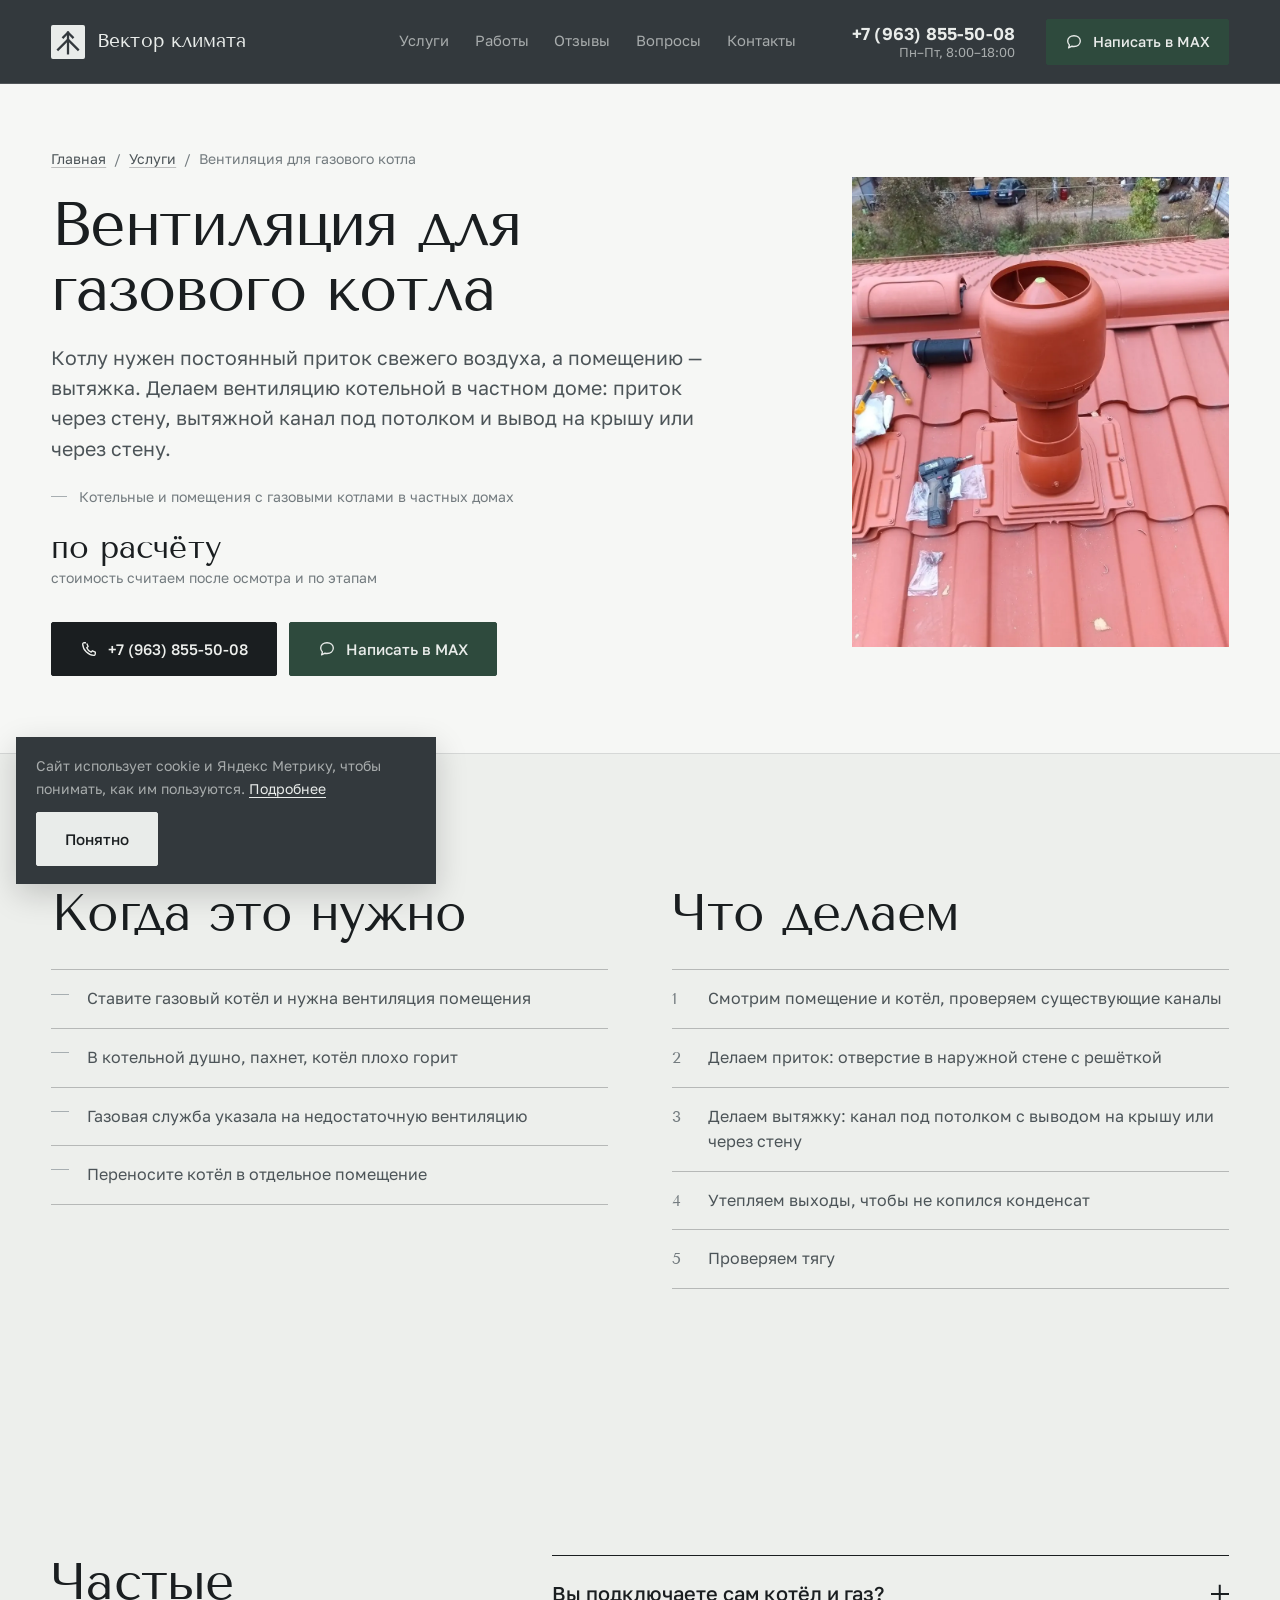
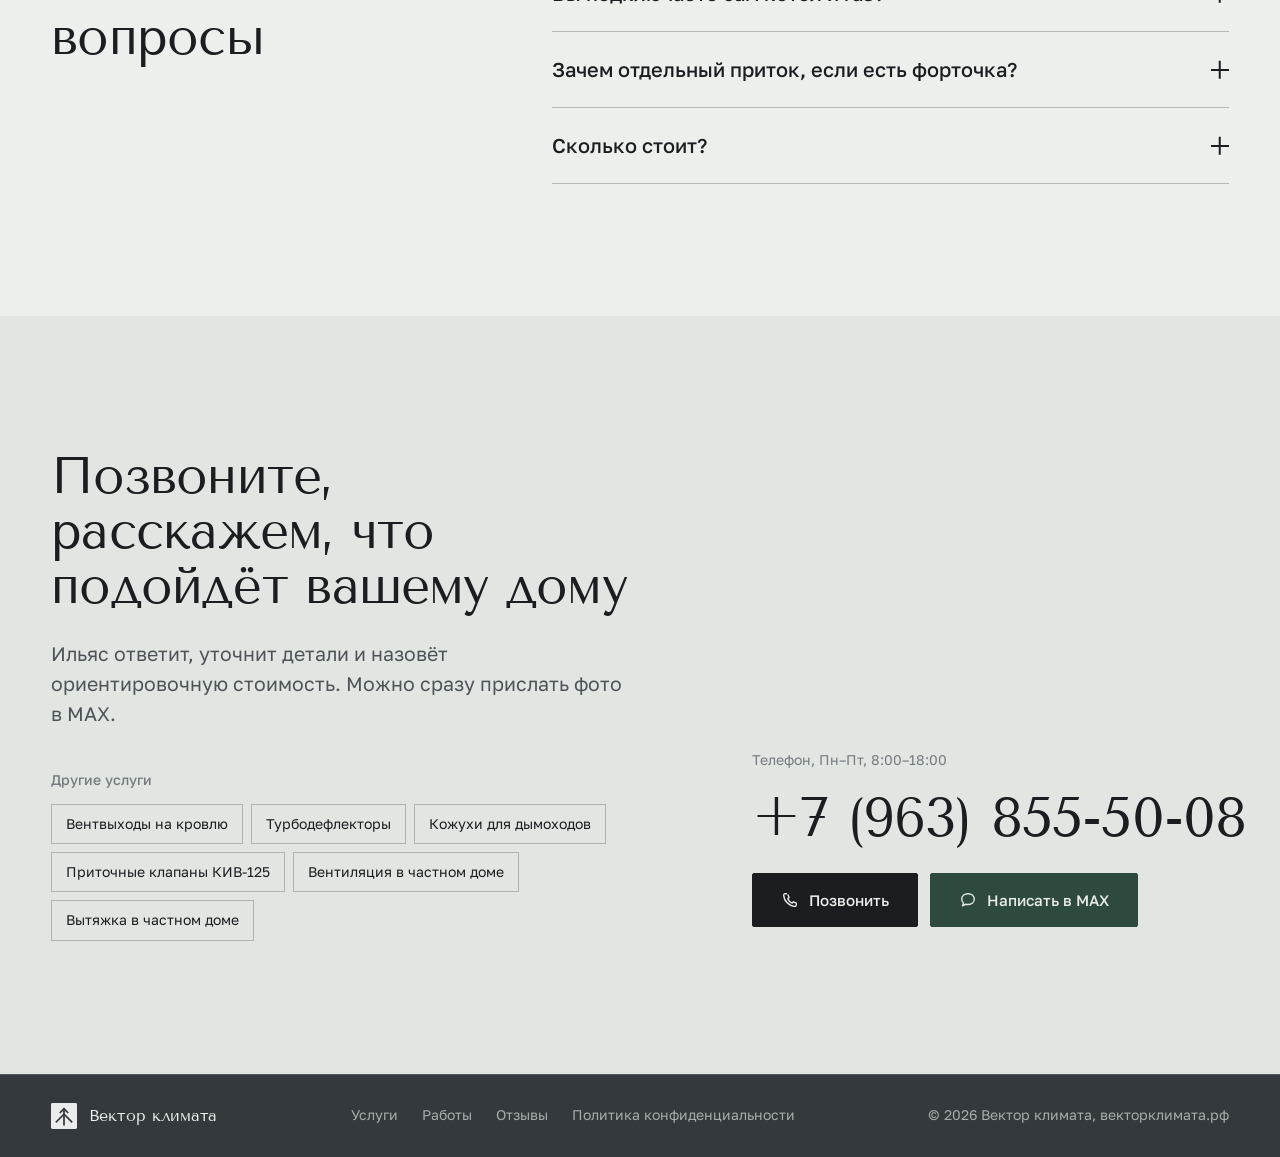
<file: uslugi/ventilyaciya-gazovogo-kotla/index.html>
<!doctype html>
<html lang="ru">
<head>
  <meta charset="utf-8">
  <meta name="viewport" content="width=device-width, initial-scale=1, viewport-fit=cover">
  <title>Вентиляция для газового котла и котельной в частном доме в Свердловской области — Вектор климата</title>
  <meta name="description" content="Вентиляция котельной и помещения с газовым котлом в частном доме: приток через стену, вытяжка, вывод на крышу. Екатеринбург и до 200 км.">
  <meta name="theme-color" content="#33393d">
  <link rel="canonical" href="https://xn--80aaemplaikqwwh.xn--p1ai/uslugi/ventilyaciya-gazovogo-kotla/">
  <link rel="icon" href="/assets/img/favicon.svg" type="image/svg+xml">
  <meta property="og:type" content="website">
  <meta property="og:locale" content="ru_RU">
  <meta property="og:site_name" content="Вектор климата">
  <meta property="og:title" content="Вентиляция для газового котла — Вектор климата">
  <meta property="og:description" content="Вентиляция котельной и помещения с газовым котлом в частном доме: приток через стену, вытяжка, вывод на крышу. Екатеринбург и до 200 км.">
  <meta property="og:url" content="https://xn--80aaemplaikqwwh.xn--p1ai/uslugi/ventilyaciya-gazovogo-kotla/">
  <meta property="og:image" content="https://xn--80aaemplaikqwwh.xn--p1ai/assets/img/og.jpg">
  <link rel="preconnect" href="https://fonts.googleapis.com">
  <link rel="preconnect" href="https://fonts.gstatic.com" crossorigin>
  <link href="https://fonts.googleapis.com/css2?family=Golos+Text:wght@400;500;600&family=Tenor+Sans&display=swap" rel="stylesheet">
  <link rel="stylesheet" href="/assets/css/style.css?v=20">
  <script>document.documentElement.classList.add('js')</script>
  <script type="application/ld+json">[{"@context": "https://schema.org", "@type": "Service", "name": "Вентиляция для газового котла", "description": "Вентиляция котельной и помещения с газовым котлом в частном доме: приток через стену, вытяжка, вывод на крышу. Екатеринбург и до 200 км.", "areaServed": "Свердловская область", "url": "https://xn--80aaemplaikqwwh.xn--p1ai/uslugi/ventilyaciya-gazovogo-kotla/", "provider": {"@type": "HomeAndConstructionBusiness", "name": "Вектор климата", "url": "https://xn--80aaemplaikqwwh.xn--p1ai/", "telephone": "+7 963 855-50-08", "openingHours": "Mo-Fr 08:00-18:00"}}, {"@context": "https://schema.org", "@type": "BreadcrumbList", "itemListElement": [{"@type": "ListItem", "position": 1, "name": "Главная", "item": "https://xn--80aaemplaikqwwh.xn--p1ai/"}, {"@type": "ListItem", "position": 2, "name": "Услуги", "item": "https://xn--80aaemplaikqwwh.xn--p1ai/#services"}, {"@type": "ListItem", "position": 3, "name": "Вентиляция для газового котла", "item": "https://xn--80aaemplaikqwwh.xn--p1ai/uslugi/ventilyaciya-gazovogo-kotla/"}]}, {"@context": "https://schema.org", "@type": "FAQPage", "mainEntity": [{"@type": "Question", "name": "Вы подключаете сам котёл и газ?", "acceptedAnswer": {"@type": "Answer", "text": "Нет. Подключение котла и газа делает газовая служба или организация с допуском. Мы делаем вентиляцию помещения: приток и вытяжку."}}, {"@type": "Question", "name": "Зачем отдельный приток, если есть форточка?", "acceptedAnswer": {"@type": "Answer", "text": "Форточку зимой закрывают, а котлу воздух нужен постоянно. Приток в стене работает всегда."}}, {"@type": "Question", "name": "Сколько стоит?", "acceptedAnswer": {"@type": "Answer", "text": "Зависит от помещения, толщины стены и длины канала. По фото назовём ориентир, точную стоимость после осмотра."}}]}]</script>
  <script src="/assets/js/metrika.js?v=20" async></script>
</head>
<body class="page-service">

  <a class="skip-link" href="#main">Перейти к содержанию</a>

  <svg width="0" height="0" style="position:absolute" aria-hidden="true">
    <symbol id="i-logo" viewBox="0 0 36 36"><rect width="36" height="36" rx="2" fill="currentColor"/><g fill="none" stroke="#33393d" stroke-width="2.4" stroke-linecap="square"><path d="M7.5 26 18 15.5 28.5 26"/><path d="M18 30V8"/><path d="M13 13l5-5 5 5"/></g></symbol>
    <symbol id="i-chat" viewBox="0 0 20 20"><path d="M10 3c4.1 0 7 2.6 7 6s-2.9 6-7 6c-.8 0-1.6-.1-2.3-.3L4 16.5l.9-3.1C3.7 12.3 3 10.8 3 9c0-3.4 2.9-6 7-6Z" fill="none" stroke="currentColor" stroke-width="1.5" stroke-linejoin="round"/></symbol>
    <symbol id="i-phone" viewBox="0 0 20 20"><path d="M6.6 3h-2A1.6 1.6 0 0 0 3 4.7C3.3 11 9 16.7 15.3 17a1.6 1.6 0 0 0 1.7-1.6v-2l-3.2-1.4-1.5 1.5a8.6 8.6 0 0 1-4.8-4.8l1.5-1.5L7.6 4" fill="none" stroke="currentColor" stroke-width="1.5" stroke-linejoin="round"/></symbol>
    <symbol id="i-star" viewBox="0 0 20 20"><path d="m10 2.5 2.3 4.8 5.2.7-3.8 3.6.9 5.2L10 14.3l-4.6 2.5.9-5.2-3.8-3.6 5.2-.7L10 2.5Z" fill="currentColor"/></symbol>
    <symbol id="i-check" viewBox="0 0 44 44"><g fill="none" stroke="currentColor" stroke-width="1.6"><circle cx="22" cy="22" r="20"/><path d="m14 22.5 5.5 5.5L30.5 16" stroke-linecap="round" stroke-linejoin="round"/></g></symbol>
    <symbol id="i-close" viewBox="0 0 20 20"><path d="m5 5 10 10M15 5 5 15" fill="none" stroke="currentColor" stroke-width="1.6" stroke-linecap="round"/></symbol>
    <symbol id="i-left" viewBox="0 0 20 20"><path d="M12.5 4 6.5 10l6 6" fill="none" stroke="currentColor" stroke-width="1.6" stroke-linecap="round" stroke-linejoin="round"/></symbol>
    <symbol id="i-right" viewBox="0 0 20 20"><path d="m7.5 4 6 6-6 6" fill="none" stroke="currentColor" stroke-width="1.6" stroke-linecap="round" stroke-linejoin="round"/></symbol>
    <symbol id="i-out" viewBox="0 0 20 20"><path d="M7 13 14 6M8 6h6v6" fill="none" stroke="currentColor" stroke-width="1.5" stroke-linecap="round" stroke-linejoin="round"/></symbol>
  </svg>

  <!-- ============ Header ============ -->
  <header class="header" id="header">
    <div class="header__inner">
      <a class="logo" href="/" aria-label="Вектор климата — на главную">
        <svg class="logo__mark" aria-hidden="true"><use href="#i-logo"/></svg>
        <span class="logo__word">Вектор климата</span>
      </a>

      <nav class="nav" aria-label="Основная навигация">
        <a class="nav__link" href="/#services">Услуги</a>
        <a class="nav__link" href="/#works">Работы</a>
        <a class="nav__link" href="/#reviews">Отзывы</a>
        <a class="nav__link" href="/#faq">Вопросы</a>
        <a class="nav__link" href="/#contacts">Контакты</a>
      </nav>

      <div class="header__contact">
        <a class="header__phone" href="tel:+79638555008" data-contact="phone">+7 (963) 855-50-08</a>
        <span class="header__hours" data-contact="hours">Пн–Пт, 8:00–18:00</span>
      </div>
      <a class="btn btn--max header__max" href="https://max.ru/u/f9LHodD0cOJ-I2c5GvvgMV4BQCZMem87lvZ4GcqRK_pRCQoFt9h_9IcK-Cg" target="_blank" rel="noopener" data-contact="max"><svg class="btn__icon" aria-hidden="true"><use href="#i-chat"/></svg>Написать в MAX</a>
      <button class="burger" type="button" aria-label="Открыть меню" aria-expanded="false" aria-controls="menu"><span></span><span></span></button>
    </div>
  </header>

  <div class="menu" id="menu" aria-label="Меню">
    <ul class="menu__list">
      <li><a class="menu__link" href="/#services">Услуги</a></li>
      <li><a class="menu__link" href="/#works">Работы</a></li>
      <li><a class="menu__link" href="/#reviews">Отзывы</a></li>
      <li><a class="menu__link" href="/#faq">Вопросы</a></li>
      <li><a class="menu__link" href="/#contacts">Контакты</a></li>
    </ul>
    <div class="menu__foot">
      <a class="menu__phone" href="tel:+79638555008" data-contact="phone">+7 (963) 855-50-08</a>
      <span class="menu__hours" data-contact="hours">Пн–Пт, 8:00–18:00</span>
      <a class="btn btn--max btn--block" href="https://max.ru/u/f9LHodD0cOJ-I2c5GvvgMV4BQCZMem87lvZ4GcqRK_pRCQoFt9h_9IcK-Cg" target="_blank" rel="noopener" data-contact="max"><svg class="btn__icon" aria-hidden="true"><use href="#i-chat"/></svg>Написать в MAX</a>
    </div>
  </div>

    <main id="main">
    <section class="svc-hero">
      <div class="container svc-hero__grid">
        <div class="svc-hero__text">
          <nav class="crumbs" aria-label="Навигация"><a href="/">Главная</a><span aria-hidden="true">/</span><a href="/#services">Услуги</a><span aria-hidden="true">/</span><span aria-current="page">Вентиляция для газового котла</span></nav>
          <h1 class="svc-hero__title">Вентиляция для газового котла</h1>
          <p class="svc-hero__lead">Котлу нужен постоянный приток свежего воздуха, а помещению — вытяжка. Делаем вентиляцию котельной в частном доме: приток через стену, вытяжной канал под потолком и вывод на крышу или через стену.</p>
          <p class="service__spec">Котельные и помещения с газовыми котлами в частных домах</p>
          <p class="svc-price"><b>по расчёту</b><span>стоимость считаем после осмотра и по этапам</span></p>
          <div class="call__actions">
            <a class="btn btn--dark" href="tel:+79638555008" data-contact="phone-action"><svg class="btn__icon" aria-hidden="true"><use href="#i-phone"/></svg>+7 (963) 855-50-08</a>
            <a class="btn btn--max" href="https://max.ru/u/f9LHodD0cOJ-I2c5GvvgMV4BQCZMem87lvZ4GcqRK_pRCQoFt9h_9IcK-Cg" target="_blank" rel="noopener" data-contact="max"><svg class="btn__icon" aria-hidden="true"><use href="#i-chat"/></svg>Написать в MAX</a>
          </div>
        </div>
        <figure class="svc-hero__media "><picture><source type="image/webp" srcset="/assets/img/metal-tile-vent-960.webp"><img src="/assets/img/metal-tile-vent-960.jpg" width="960" height="1280" alt="Вентиляционный выход на кровле частного дома"></picture></figure>
      </div>
    </section>

    <section class="section svc-body">
      <div class="container svc-cols">
        <div>
          <h2 class="h2">Когда это нужно</h2>
          <ul class="svc-list">
            <li>Ставите газовый котёл и нужна вентиляция помещения</li>
            <li>В котельной душно, пахнет, котёл плохо горит</li>
            <li>Газовая служба указала на недостаточную вентиляцию</li>
            <li>Переносите котёл в отдельное помещение</li>
          </ul>
        </div>
        <div>
          <h2 class="h2">Что делаем</h2>
          <ol class="svc-list svc-list--steps">
            <li>Смотрим помещение и котёл, проверяем существующие каналы</li>
            <li>Делаем приток: отверстие в наружной стене с решёткой</li>
            <li>Делаем вытяжку: канал под потолком с выводом на крышу или через стену</li>
            <li>Утепляем выходы, чтобы не копился конденсат</li>
            <li>Проверяем тягу</li>
          </ol>
        </div>
      </div>
    </section>

    <section class="section faq" aria-labelledby="faq-title">
      <div class="container faq__grid">
        <h2 class="h2" id="faq-title">Частые вопросы</h2>
        <div class="faq__list">
          <details class="qa">
            <summary>Вы подключаете сам котёл и газ?<span class="qa__toggle" aria-hidden="true"></span></summary>
            <div class="qa__body"><p>Нет. Подключение котла и газа делает газовая служба или организация с допуском. Мы делаем вентиляцию помещения: приток и вытяжку.</p></div>
          </details>
          <details class="qa">
            <summary>Зачем отдельный приток, если есть форточка?<span class="qa__toggle" aria-hidden="true"></span></summary>
            <div class="qa__body"><p>Форточку зимой закрывают, а котлу воздух нужен постоянно. Приток в стене работает всегда.</p></div>
          </details>
          <details class="qa">
            <summary>Сколько стоит?<span class="qa__toggle" aria-hidden="true"></span></summary>
            <div class="qa__body"><p>Зависит от помещения, толщины стены и длины канала. По фото назовём ориентир, точную стоимость после осмотра.</p></div>
          </details>
        </div>
      </div>
    </section>

    <section class="section call" id="call" aria-labelledby="call-title">
      <div class="container call__grid">
        <div class="call__intro">
          <h2 class="h2" id="call-title">Позвоните, расскажем, что подойдёт вашему дому</h2>
          <p class="head__lead">Ильяс ответит, уточнит детали и назовёт ориентировочную стоимость. Можно сразу прислать фото в MAX.</p>
          <h3 class="svc-more__title">Другие услуги</h3>
          <ul class="svc-more">
          <li><a href="/uslugi/ventvyhody-na-krovlyu/">Вентвыходы на кровлю</a></li>
          <li><a href="/uslugi/turbodeflektory/">Турбодефлекторы</a></li>
          <li><a href="/uslugi/kozhuhi-dlya-dymohodov/">Кожухи для дымоходов</a></li>
          <li><a href="/uslugi/kiv-125/">Приточные клапаны КИВ-125</a></li>
          <li><a href="/uslugi/ventilyaciya-v-chastnom-dome/">Вентиляция в частном доме</a></li>
          <li><a href="/uslugi/vytyazhka-v-chastnom-dome/">Вытяжка в частном доме</a></li>
          </ul>
        </div>
        <div class="call__phone">
          <span class="call__label">Телефон, <span data-contact="hours">Пн–Пт, 8:00–18:00</span></span>
          <a class="call__number" href="tel:+79638555008" data-contact="phone">+7 (963) 855-50-08</a>
          <div class="call__actions">
            <a class="btn btn--dark" href="tel:+79638555008" data-contact="phone-action"><svg class="btn__icon" aria-hidden="true"><use href="#i-phone"/></svg>Позвонить</a>
            <a class="btn btn--max" href="https://max.ru/u/f9LHodD0cOJ-I2c5GvvgMV4BQCZMem87lvZ4GcqRK_pRCQoFt9h_9IcK-Cg" target="_blank" rel="noopener" data-contact="max"><svg class="btn__icon" aria-hidden="true"><use href="#i-chat"/></svg>Написать в MAX</a>
          </div>
        </div>
      </div>
    </section>
  </main>

  <footer class="footer" style="background: var(--graphite)">
    <div class="container footer__inner">
      <a class="logo" href="/"><svg class="logo__mark" aria-hidden="true"><use href="#i-logo"/></svg><span class="logo__word">Вектор климата</span></a>
      <nav class="footer__nav" aria-label="Навигация в подвале">
        <a href="/#services">Услуги</a>
        <a href="/#works">Работы</a>
        <a href="/#reviews">Отзывы</a>
        <a href="/privacy.html">Политика конфиденциальности</a>
      </nav>
      <span>© 2026 Вектор климата, векторклимата.рф</span>
    </div>
  </footer>

  <div class="dock" id="dock">
    <a class="btn btn--outline-light" href="tel:+79638555008" data-contact="phone-action"><svg class="btn__icon" aria-hidden="true"><use href="#i-phone"/></svg>Позвонить</a>
    <a class="btn btn--max" href="https://max.ru/u/f9LHodD0cOJ-I2c5GvvgMV4BQCZMem87lvZ4GcqRK_pRCQoFt9h_9IcK-Cg" target="_blank" rel="noopener" data-contact="max"><svg class="btn__icon" aria-hidden="true"><use href="#i-chat"/></svg>MAX</a>
  </div>

  <script src="/assets/js/config.js?v=20"></script>
  <script src="/assets/js/main.js?v=20" defer></script>
</body>
</html>
</file>
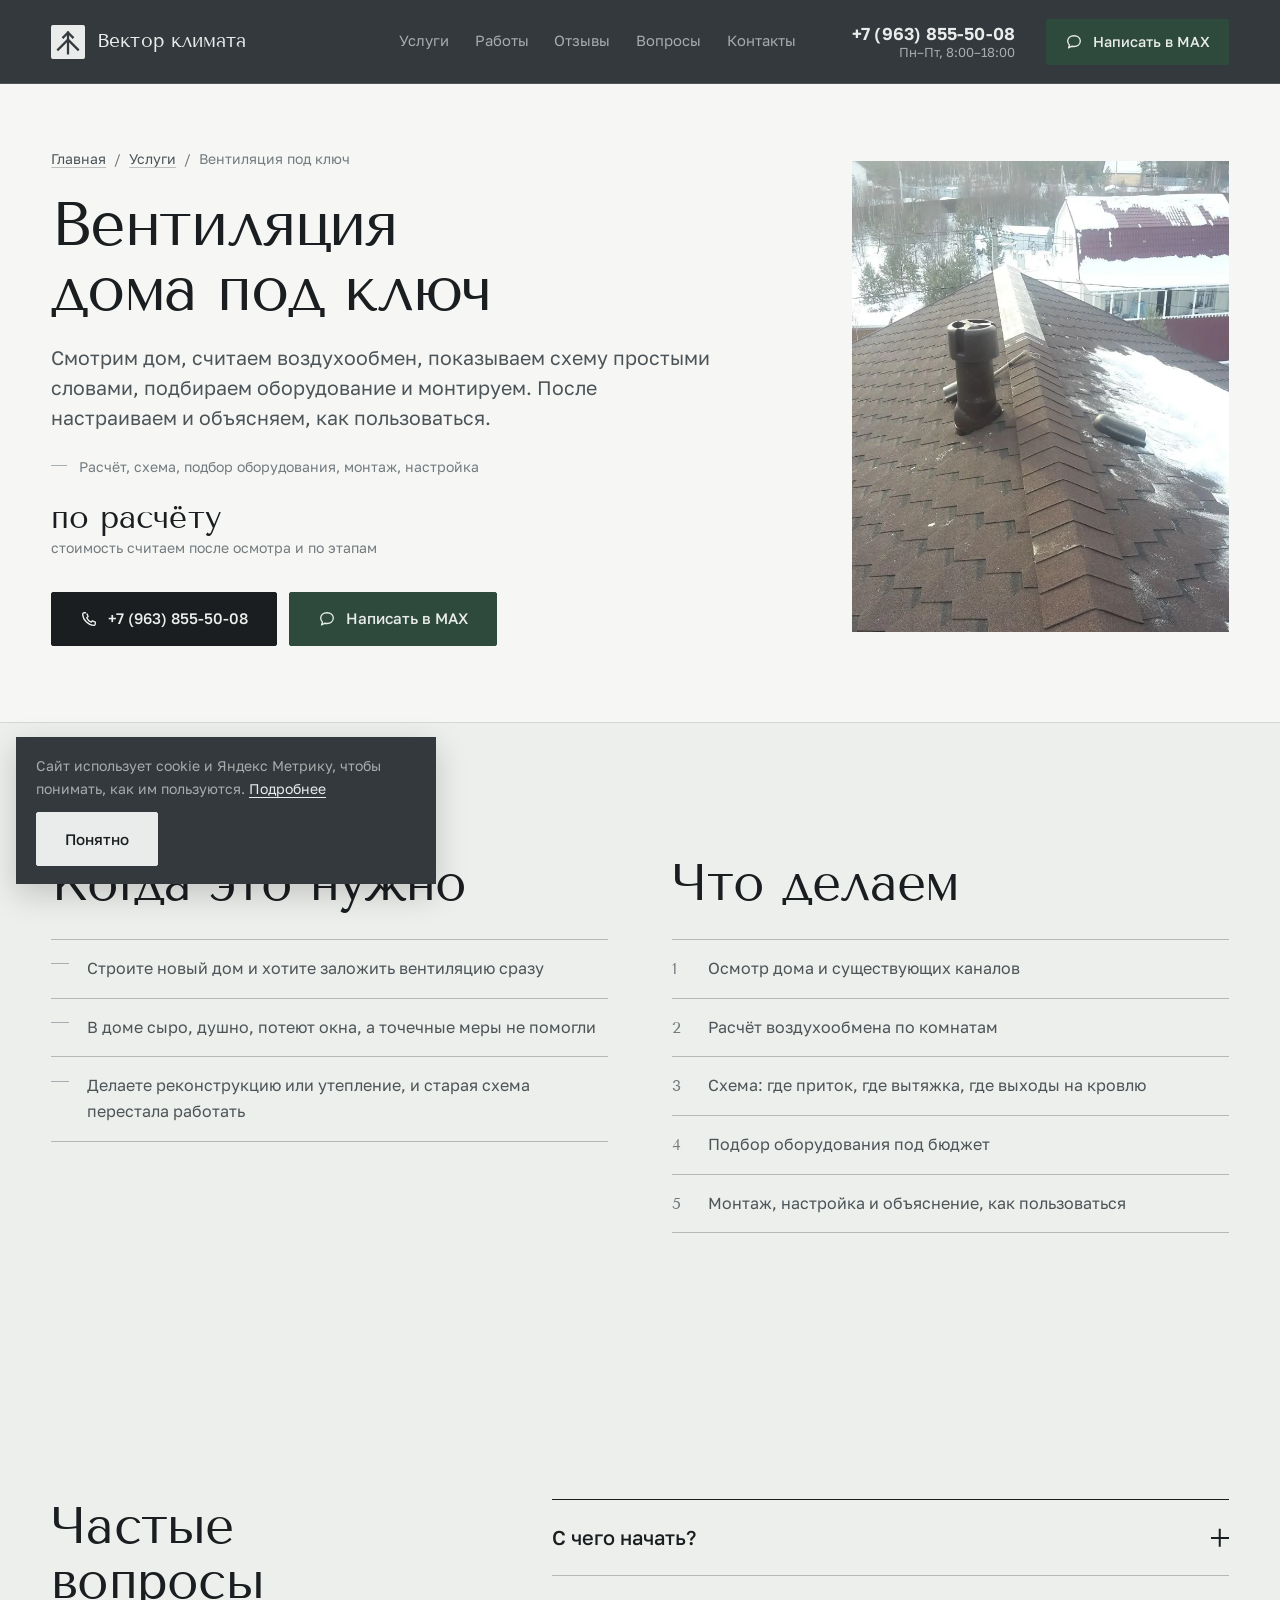
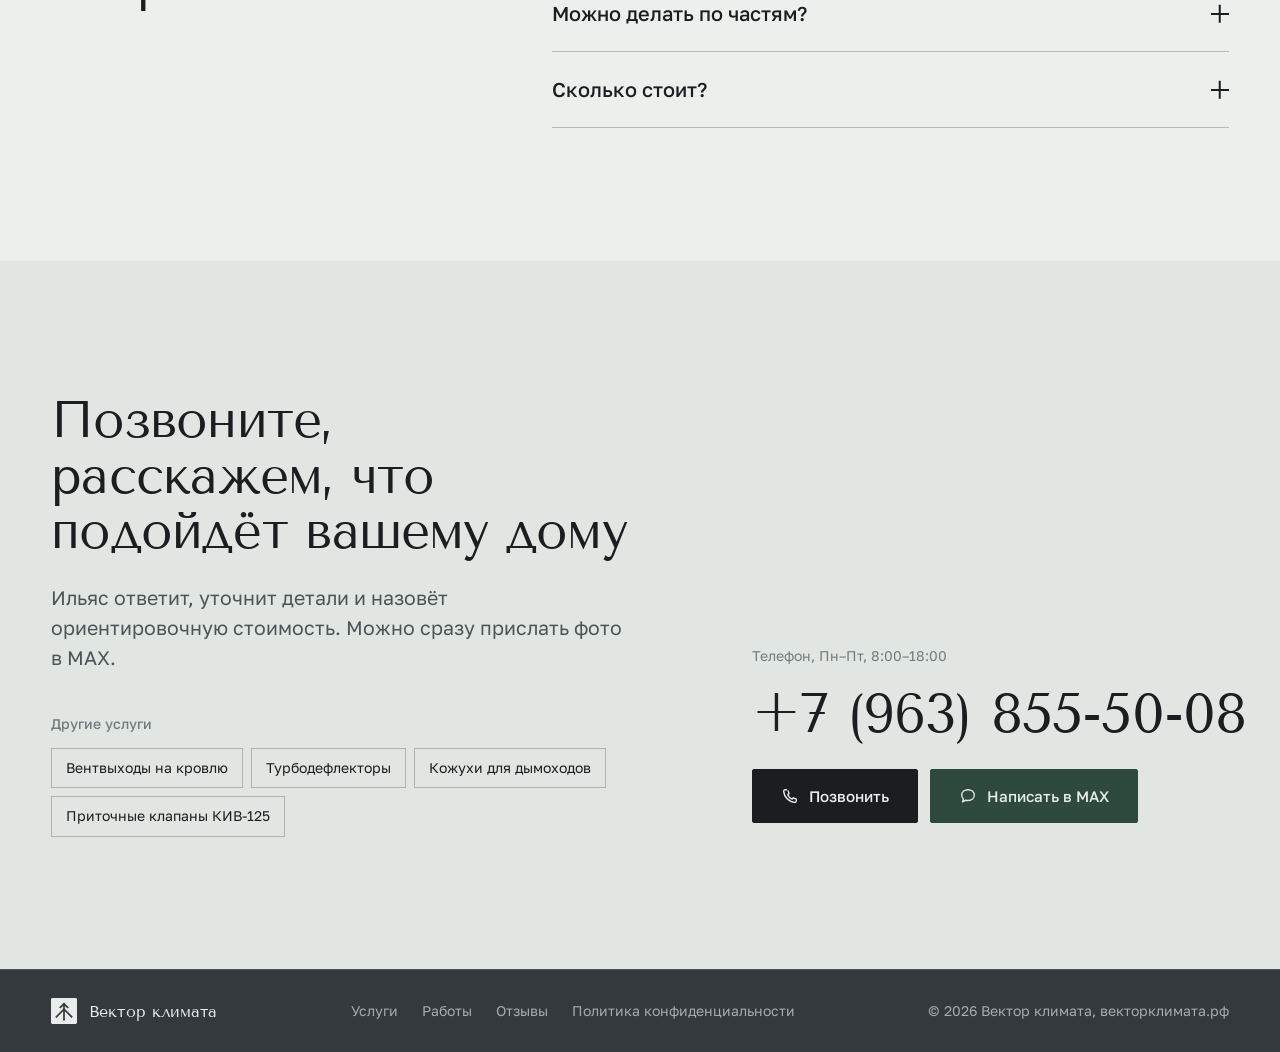
<file: uslugi/ventilyaciya-pod-klyuch/index.html>
<!doctype html>
<html lang="ru">
<head>
  <meta charset="utf-8">
  <meta name="viewport" content="width=device-width, initial-scale=1, viewport-fit=cover">
  <title>Вентиляция частного дома под ключ в Свердловской области — Вектор климата</title>
  <meta name="description" content="Вентиляция частного дома под ключ в Свердловской области: осмотр, расчёт воздухообмена, схема, подбор оборудования, монтаж и настройка.">
  <meta name="theme-color" content="#33393d">
  <link rel="canonical" href="https://xn--80aaemplaikqwwh.xn--p1ai/uslugi/ventilyaciya-pod-klyuch/">
  <link rel="icon" href="/assets/img/favicon.svg" type="image/svg+xml">
  <meta property="og:type" content="website">
  <meta property="og:locale" content="ru_RU">
  <meta property="og:site_name" content="Вектор климата">
  <meta property="og:title" content="Вентиляция дома под ключ — Вектор климата">
  <meta property="og:description" content="Вентиляция частного дома под ключ в Свердловской области: осмотр, расчёт воздухообмена, схема, подбор оборудования, монтаж и настройка.">
  <meta property="og:url" content="https://xn--80aaemplaikqwwh.xn--p1ai/uslugi/ventilyaciya-pod-klyuch/">
  <meta property="og:image" content="https://xn--80aaemplaikqwwh.xn--p1ai/assets/img/og.jpg">
  <link rel="preconnect" href="https://fonts.googleapis.com">
  <link rel="preconnect" href="https://fonts.gstatic.com" crossorigin>
  <link href="https://fonts.googleapis.com/css2?family=Golos+Text:wght@400;500;600&family=Tenor+Sans&display=swap" rel="stylesheet">
  <link rel="stylesheet" href="/assets/css/style.css?v=19">
  <script>document.documentElement.classList.add('js')</script>
  <script type="application/ld+json">[{"@context": "https://schema.org", "@type": "Service", "name": "Вентиляция дома под ключ", "description": "Вентиляция частного дома под ключ в Свердловской области: осмотр, расчёт воздухообмена, схема, подбор оборудования, монтаж и настройка.", "areaServed": "Свердловская область", "url": "https://xn--80aaemplaikqwwh.xn--p1ai/uslugi/ventilyaciya-pod-klyuch/", "provider": {"@type": "HomeAndConstructionBusiness", "name": "Вектор климата", "url": "https://xn--80aaemplaikqwwh.xn--p1ai/", "telephone": "+7 963 855-50-08", "openingHours": "Mo-Fr 08:00-18:00"}}, {"@context": "https://schema.org", "@type": "BreadcrumbList", "itemListElement": [{"@type": "ListItem", "position": 1, "name": "Главная", "item": "https://xn--80aaemplaikqwwh.xn--p1ai/"}, {"@type": "ListItem", "position": 2, "name": "Услуги", "item": "https://xn--80aaemplaikqwwh.xn--p1ai/#services"}, {"@type": "ListItem", "position": 3, "name": "Вентиляция дома под ключ", "item": "https://xn--80aaemplaikqwwh.xn--p1ai/uslugi/ventilyaciya-pod-klyuch/"}]}, {"@context": "https://schema.org", "@type": "FAQPage", "mainEntity": [{"@type": "Question", "name": "С чего начать?", "acceptedAnswer": {"@type": "Answer", "text": "Позвоните или пришлите в MAX фото дома и коротко опишите проблему. Скажем, что посмотреть на месте и с чего начать."}}, {"@type": "Question", "name": "Можно делать по частям?", "acceptedAnswer": {"@type": "Answer", "text": "Да. Часто начинаем с самого нужного, например с вентвыходов или клапанов в спальнях, а остальное делаем по схеме позже."}}, {"@type": "Question", "name": "Сколько стоит?", "acceptedAnswer": {"@type": "Answer", "text": "Зависит от площади, количества комнат и оборудования. После осмотра и расчёта назовём стоимость по этапам."}}]}]</script>
  <script src="/assets/js/metrika.js?v=19" async></script>
</head>
<body class="page-service">

  <a class="skip-link" href="#main">Перейти к содержанию</a>

  <svg width="0" height="0" style="position:absolute" aria-hidden="true">
    <symbol id="i-logo" viewBox="0 0 36 36"><rect width="36" height="36" rx="2" fill="currentColor"/><g fill="none" stroke="#33393d" stroke-width="2.4" stroke-linecap="square"><path d="M7.5 26 18 15.5 28.5 26"/><path d="M18 30V8"/><path d="M13 13l5-5 5 5"/></g></symbol>
    <symbol id="i-chat" viewBox="0 0 20 20"><path d="M10 3c4.1 0 7 2.6 7 6s-2.9 6-7 6c-.8 0-1.6-.1-2.3-.3L4 16.5l.9-3.1C3.7 12.3 3 10.8 3 9c0-3.4 2.9-6 7-6Z" fill="none" stroke="currentColor" stroke-width="1.5" stroke-linejoin="round"/></symbol>
    <symbol id="i-phone" viewBox="0 0 20 20"><path d="M6.6 3h-2A1.6 1.6 0 0 0 3 4.7C3.3 11 9 16.7 15.3 17a1.6 1.6 0 0 0 1.7-1.6v-2l-3.2-1.4-1.5 1.5a8.6 8.6 0 0 1-4.8-4.8l1.5-1.5L7.6 4" fill="none" stroke="currentColor" stroke-width="1.5" stroke-linejoin="round"/></symbol>
    <symbol id="i-star" viewBox="0 0 20 20"><path d="m10 2.5 2.3 4.8 5.2.7-3.8 3.6.9 5.2L10 14.3l-4.6 2.5.9-5.2-3.8-3.6 5.2-.7L10 2.5Z" fill="currentColor"/></symbol>
    <symbol id="i-check" viewBox="0 0 44 44"><g fill="none" stroke="currentColor" stroke-width="1.6"><circle cx="22" cy="22" r="20"/><path d="m14 22.5 5.5 5.5L30.5 16" stroke-linecap="round" stroke-linejoin="round"/></g></symbol>
    <symbol id="i-close" viewBox="0 0 20 20"><path d="m5 5 10 10M15 5 5 15" fill="none" stroke="currentColor" stroke-width="1.6" stroke-linecap="round"/></symbol>
    <symbol id="i-left" viewBox="0 0 20 20"><path d="M12.5 4 6.5 10l6 6" fill="none" stroke="currentColor" stroke-width="1.6" stroke-linecap="round" stroke-linejoin="round"/></symbol>
    <symbol id="i-right" viewBox="0 0 20 20"><path d="m7.5 4 6 6-6 6" fill="none" stroke="currentColor" stroke-width="1.6" stroke-linecap="round" stroke-linejoin="round"/></symbol>
    <symbol id="i-out" viewBox="0 0 20 20"><path d="M7 13 14 6M8 6h6v6" fill="none" stroke="currentColor" stroke-width="1.5" stroke-linecap="round" stroke-linejoin="round"/></symbol>
  </svg>

  <!-- ============ Header ============ -->
  <header class="header" id="header">
    <div class="header__inner">
      <a class="logo" href="/" aria-label="Вектор климата — на главную">
        <svg class="logo__mark" aria-hidden="true"><use href="#i-logo"/></svg>
        <span class="logo__word">Вектор климата</span>
      </a>

      <nav class="nav" aria-label="Основная навигация">
        <a class="nav__link" href="/#services">Услуги</a>
        <a class="nav__link" href="/#works">Работы</a>
        <a class="nav__link" href="/#reviews">Отзывы</a>
        <a class="nav__link" href="/#faq">Вопросы</a>
        <a class="nav__link" href="/#contacts">Контакты</a>
      </nav>

      <div class="header__contact">
        <a class="header__phone" href="tel:+79638555008" data-contact="phone">+7 (963) 855-50-08</a>
        <span class="header__hours" data-contact="hours">Пн–Пт, 8:00–18:00</span>
      </div>
      <a class="btn btn--max header__max" href="https://max.ru/u/f9LHodD0cOJ-I2c5GvvgMV4BQCZMem87lvZ4GcqRK_pRCQoFt9h_9IcK-Cg" target="_blank" rel="noopener" data-contact="max"><svg class="btn__icon" aria-hidden="true"><use href="#i-chat"/></svg>Написать в MAX</a>
      <button class="burger" type="button" aria-label="Открыть меню" aria-expanded="false" aria-controls="menu"><span></span><span></span></button>
    </div>
  </header>

  <div class="menu" id="menu" aria-label="Меню">
    <ul class="menu__list">
      <li><a class="menu__link" href="/#services">Услуги</a></li>
      <li><a class="menu__link" href="/#works">Работы</a></li>
      <li><a class="menu__link" href="/#reviews">Отзывы</a></li>
      <li><a class="menu__link" href="/#faq">Вопросы</a></li>
      <li><a class="menu__link" href="/#contacts">Контакты</a></li>
    </ul>
    <div class="menu__foot">
      <a class="menu__phone" href="tel:+79638555008" data-contact="phone">+7 (963) 855-50-08</a>
      <span class="menu__hours" data-contact="hours">Пн–Пт, 8:00–18:00</span>
      <a class="btn btn--max btn--block" href="https://max.ru/u/f9LHodD0cOJ-I2c5GvvgMV4BQCZMem87lvZ4GcqRK_pRCQoFt9h_9IcK-Cg" target="_blank" rel="noopener" data-contact="max"><svg class="btn__icon" aria-hidden="true"><use href="#i-chat"/></svg>Написать в MAX</a>
    </div>
  </div>

    <main id="main">
    <section class="svc-hero">
      <div class="container svc-hero__grid">
        <div class="svc-hero__text">
          <nav class="crumbs" aria-label="Навигация"><a href="/">Главная</a><span aria-hidden="true">/</span><a href="/#services">Услуги</a><span aria-hidden="true">/</span><span aria-current="page">Вентиляция под ключ</span></nav>
          <h1 class="svc-hero__title">Вентиляция дома под ключ</h1>
          <p class="svc-hero__lead">Смотрим дом, считаем воздухообмен, показываем схему простыми словами, подбираем оборудование и монтируем. После настраиваем и объясняем, как пользоваться.</p>
          <p class="service__spec">Расчёт, схема, подбор оборудования, монтаж, настройка</p>
          <p class="svc-price"><b>по расчёту</b><span>стоимость считаем после осмотра и по этапам</span></p>
          <div class="call__actions">
            <a class="btn btn--dark" href="tel:+79638555008" data-contact="phone-action"><svg class="btn__icon" aria-hidden="true"><use href="#i-phone"/></svg>+7 (963) 855-50-08</a>
            <a class="btn btn--max" href="https://max.ru/u/f9LHodD0cOJ-I2c5GvvgMV4BQCZMem87lvZ4GcqRK_pRCQoFt9h_9IcK-Cg" target="_blank" rel="noopener" data-contact="max"><svg class="btn__icon" aria-hidden="true"><use href="#i-chat"/></svg>Написать в MAX</a>
          </div>
        </div>
        <figure class="svc-hero__media "><picture><source type="image/webp" srcset="/assets/img/shingle-winter-720.webp"><img src="/assets/img/shingle-winter-720.jpg" width="720" height="1280" alt="Вентиляционный выход и аэратор на гибкой черепице зимой"></picture></figure>
      </div>
    </section>

    <section class="section svc-body">
      <div class="container svc-cols">
        <div>
          <h2 class="h2">Когда это нужно</h2>
          <ul class="svc-list">
            <li>Строите новый дом и хотите заложить вентиляцию сразу</li>
            <li>В доме сыро, душно, потеют окна, а точечные меры не помогли</li>
            <li>Делаете реконструкцию или утепление, и старая схема перестала работать</li>
          </ul>
        </div>
        <div>
          <h2 class="h2">Что делаем</h2>
          <ol class="svc-list svc-list--steps">
            <li>Осмотр дома и существующих каналов</li>
            <li>Расчёт воздухообмена по комнатам</li>
            <li>Схема: где приток, где вытяжка, где выходы на кровлю</li>
            <li>Подбор оборудования под бюджет</li>
            <li>Монтаж, настройка и объяснение, как пользоваться</li>
          </ol>
        </div>
      </div>
    </section>

    <section class="section faq" aria-labelledby="faq-title">
      <div class="container faq__grid">
        <h2 class="h2" id="faq-title">Частые вопросы</h2>
        <div class="faq__list">
          <details class="qa">
            <summary>С чего начать?<span class="qa__toggle" aria-hidden="true"></span></summary>
            <div class="qa__body"><p>Позвоните или пришлите в MAX фото дома и коротко опишите проблему. Скажем, что посмотреть на месте и с чего начать.</p></div>
          </details>
          <details class="qa">
            <summary>Можно делать по частям?<span class="qa__toggle" aria-hidden="true"></span></summary>
            <div class="qa__body"><p>Да. Часто начинаем с самого нужного, например с вентвыходов или клапанов в спальнях, а остальное делаем по схеме позже.</p></div>
          </details>
          <details class="qa">
            <summary>Сколько стоит?<span class="qa__toggle" aria-hidden="true"></span></summary>
            <div class="qa__body"><p>Зависит от площади, количества комнат и оборудования. После осмотра и расчёта назовём стоимость по этапам.</p></div>
          </details>
        </div>
      </div>
    </section>

    <section class="section call" id="call" aria-labelledby="call-title">
      <div class="container call__grid">
        <div class="call__intro">
          <h2 class="h2" id="call-title">Позвоните, расскажем, что подойдёт вашему дому</h2>
          <p class="head__lead">Ильяс ответит, уточнит детали и назовёт ориентировочную стоимость. Можно сразу прислать фото в MAX.</p>
          <h3 class="svc-more__title">Другие услуги</h3>
          <ul class="svc-more">
          <li><a href="/uslugi/ventvyhody-na-krovlyu/">Вентвыходы на кровлю</a></li>
          <li><a href="/uslugi/turbodeflektory/">Турбодефлекторы</a></li>
          <li><a href="/uslugi/kozhuhi-dlya-dymohodov/">Кожухи для дымоходов</a></li>
          <li><a href="/uslugi/kiv-125/">Приточные клапаны КИВ-125</a></li>
          </ul>
        </div>
        <div class="call__phone">
          <span class="call__label">Телефон, <span data-contact="hours">Пн–Пт, 8:00–18:00</span></span>
          <a class="call__number" href="tel:+79638555008" data-contact="phone">+7 (963) 855-50-08</a>
          <div class="call__actions">
            <a class="btn btn--dark" href="tel:+79638555008" data-contact="phone-action"><svg class="btn__icon" aria-hidden="true"><use href="#i-phone"/></svg>Позвонить</a>
            <a class="btn btn--max" href="https://max.ru/u/f9LHodD0cOJ-I2c5GvvgMV4BQCZMem87lvZ4GcqRK_pRCQoFt9h_9IcK-Cg" target="_blank" rel="noopener" data-contact="max"><svg class="btn__icon" aria-hidden="true"><use href="#i-chat"/></svg>Написать в MAX</a>
          </div>
        </div>
      </div>
    </section>
  </main>

  <footer class="footer" style="background: var(--graphite)">
    <div class="container footer__inner">
      <a class="logo" href="/"><svg class="logo__mark" aria-hidden="true"><use href="#i-logo"/></svg><span class="logo__word">Вектор климата</span></a>
      <nav class="footer__nav" aria-label="Навигация в подвале">
        <a href="/#services">Услуги</a>
        <a href="/#works">Работы</a>
        <a href="/#reviews">Отзывы</a>
        <a href="/privacy.html">Политика конфиденциальности</a>
      </nav>
      <span>© 2026 Вектор климата, векторклимата.рф</span>
    </div>
  </footer>

  <div class="dock" id="dock">
    <a class="btn btn--outline-light" href="tel:+79638555008" data-contact="phone-action"><svg class="btn__icon" aria-hidden="true"><use href="#i-phone"/></svg>Позвонить</a>
    <a class="btn btn--max" href="https://max.ru/u/f9LHodD0cOJ-I2c5GvvgMV4BQCZMem87lvZ4GcqRK_pRCQoFt9h_9IcK-Cg" target="_blank" rel="noopener" data-contact="max"><svg class="btn__icon" aria-hidden="true"><use href="#i-chat"/></svg>MAX</a>
  </div>

  <script src="/assets/js/config.js?v=19"></script>
  <script src="/assets/js/main.js?v=19" defer></script>
</body>
</html>
</file>
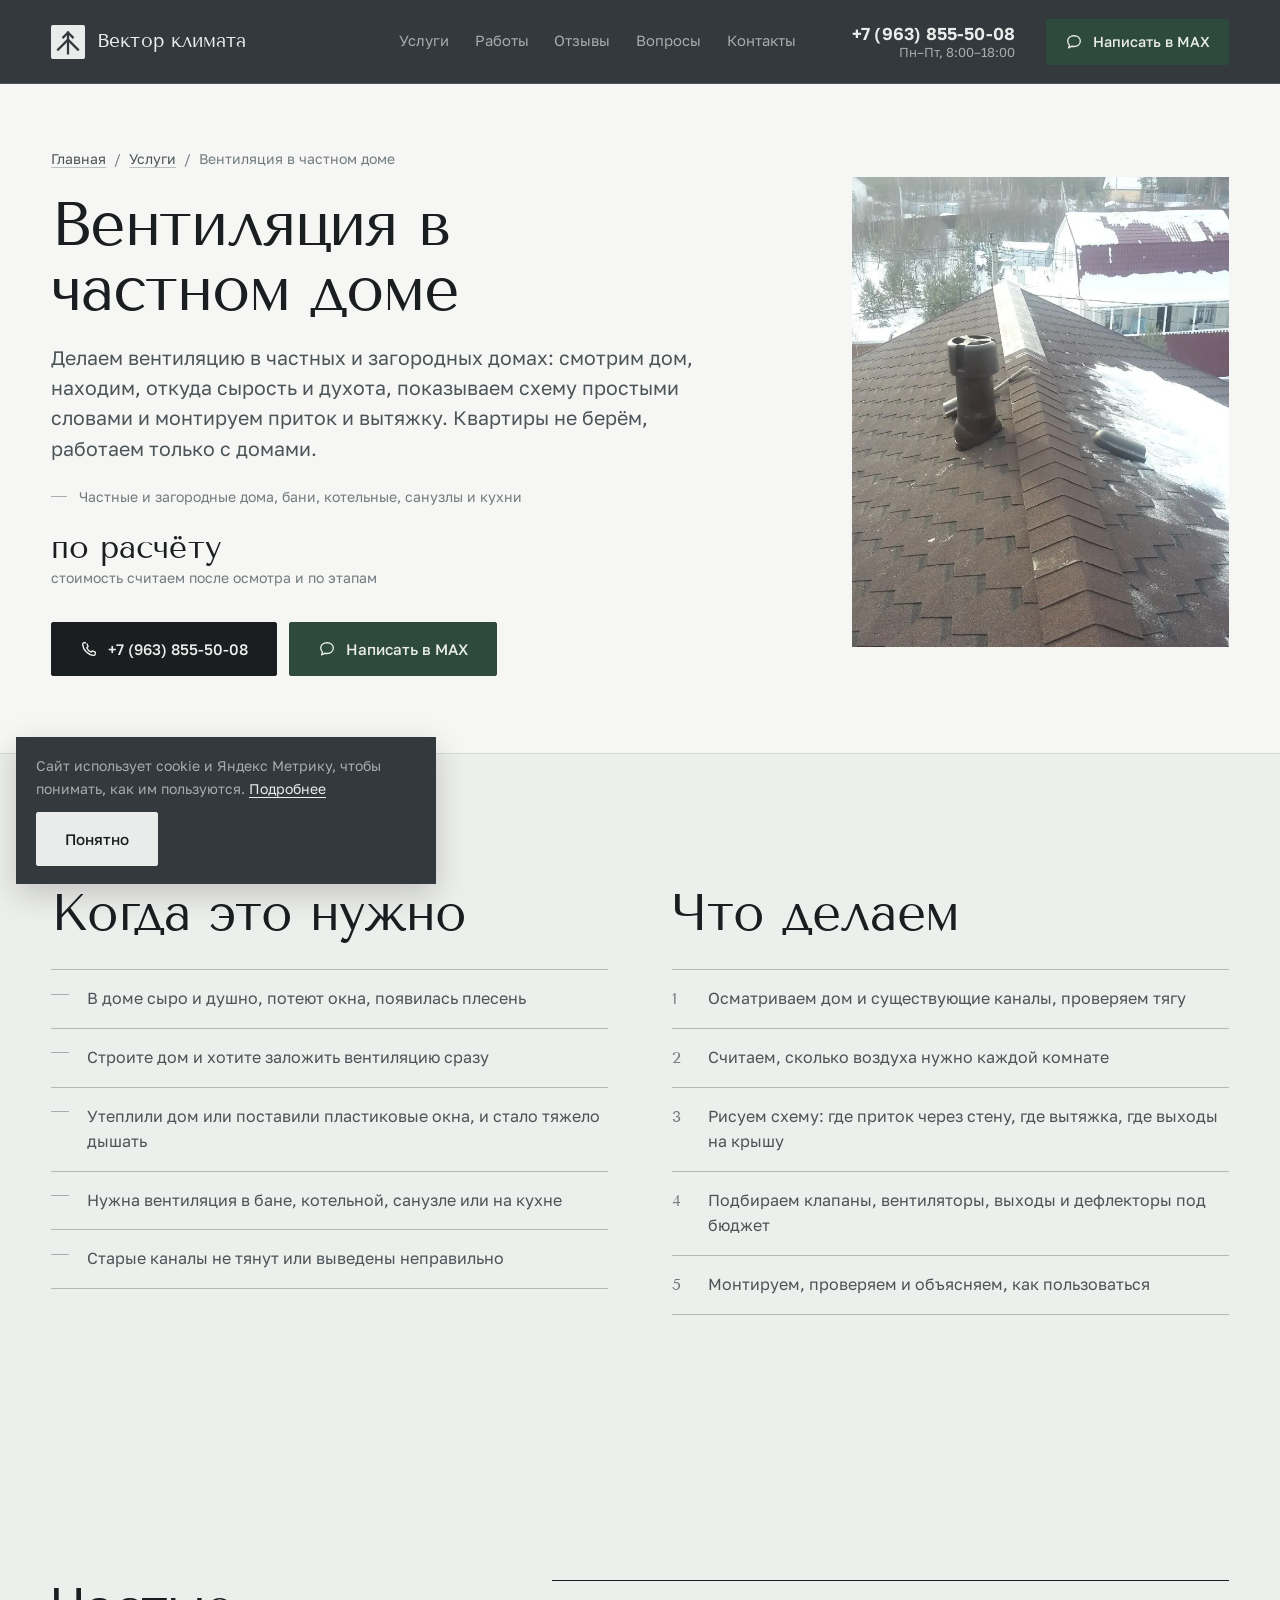
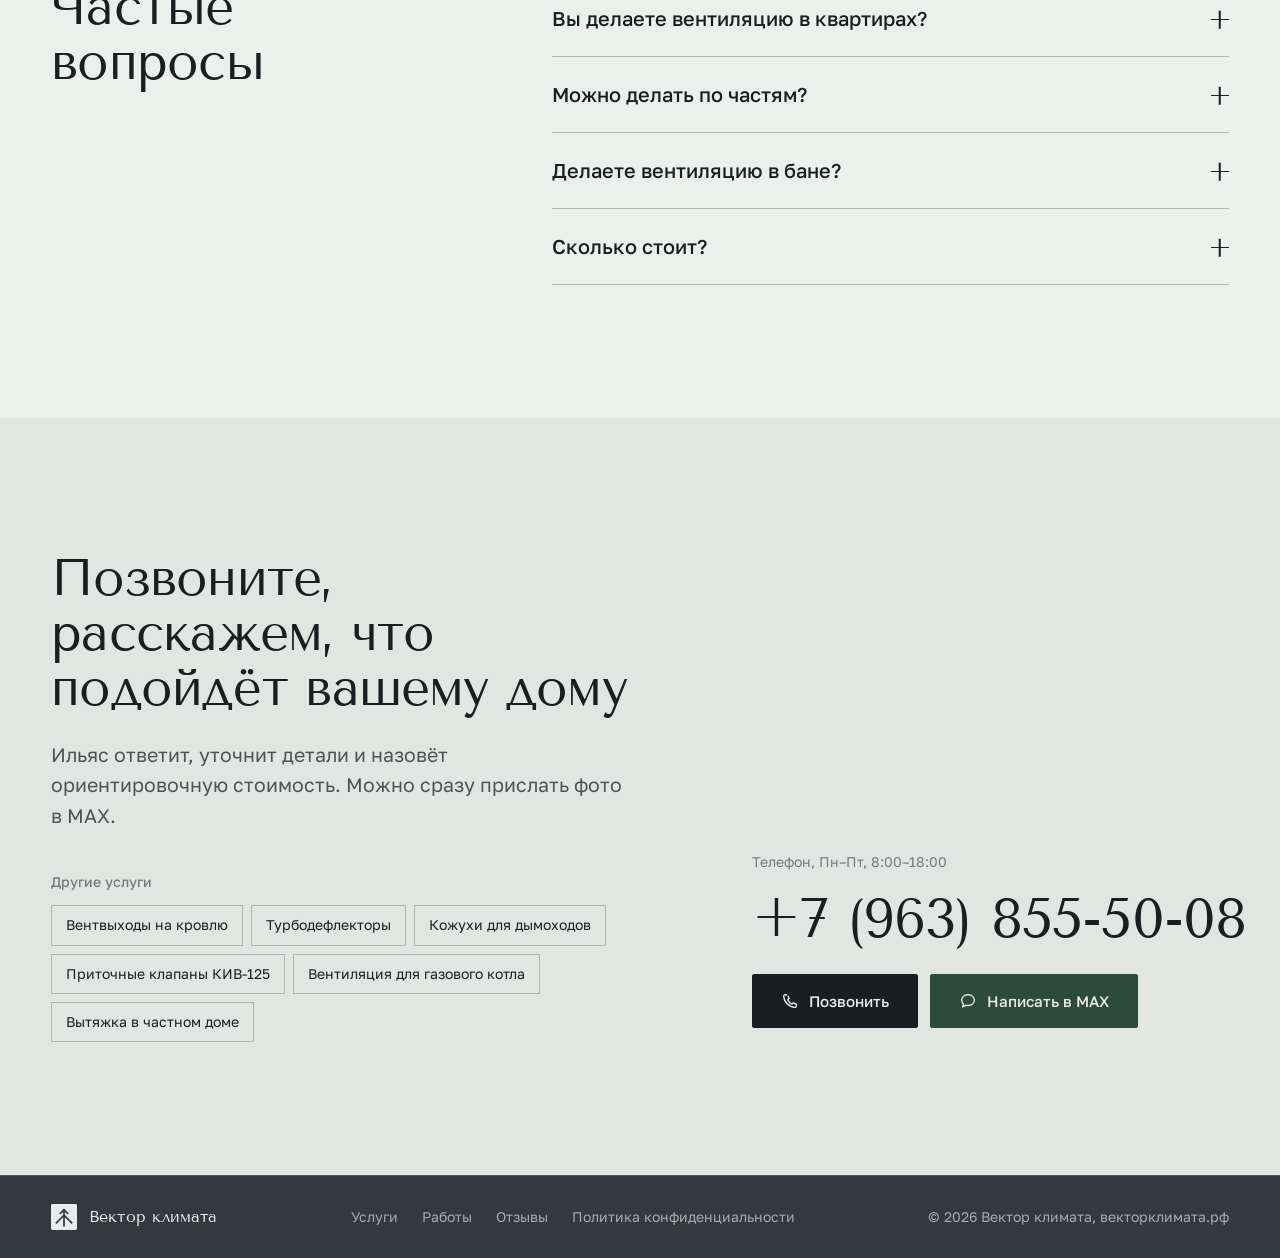
<file: uslugi/ventilyaciya-v-chastnom-dome/index.html>
<!doctype html>
<html lang="ru">
<head>
  <meta charset="utf-8">
  <meta name="viewport" content="width=device-width, initial-scale=1, viewport-fit=cover">
  <title>Монтаж вентиляции в частном доме под ключ в Свердловской области — Вектор климата</title>
  <meta name="description" content="Монтаж вентиляции в частном и загородном доме под ключ в Екатеринбурге и до 200 км: приток и вытяжка, вывод через стену и крышу, бани, котельные. Осмотр, схема, монтаж.">
  <meta name="theme-color" content="#33393d">
  <link rel="canonical" href="https://xn--80aaemplaikqwwh.xn--p1ai/uslugi/ventilyaciya-v-chastnom-dome/">
  <link rel="icon" href="/assets/img/favicon.svg" type="image/svg+xml">
  <meta property="og:type" content="website">
  <meta property="og:locale" content="ru_RU">
  <meta property="og:site_name" content="Вектор климата">
  <meta property="og:title" content="Вентиляция в частном доме — Вектор климата">
  <meta property="og:description" content="Монтаж вентиляции в частном и загородном доме под ключ в Екатеринбурге и до 200 км: приток и вытяжка, вывод через стену и крышу, бани, котельные. Осмотр, схема, монтаж.">
  <meta property="og:url" content="https://xn--80aaemplaikqwwh.xn--p1ai/uslugi/ventilyaciya-v-chastnom-dome/">
  <meta property="og:image" content="https://xn--80aaemplaikqwwh.xn--p1ai/assets/img/og.jpg">
  <link rel="preconnect" href="https://fonts.googleapis.com">
  <link rel="preconnect" href="https://fonts.gstatic.com" crossorigin>
  <link href="https://fonts.googleapis.com/css2?family=Golos+Text:wght@400;500;600&family=Tenor+Sans&display=swap" rel="stylesheet">
  <link rel="stylesheet" href="/assets/css/style.css?v=20">
  <script>document.documentElement.classList.add('js')</script>
  <script type="application/ld+json">[{"@context": "https://schema.org", "@type": "Service", "name": "Вентиляция в частном доме", "description": "Монтаж вентиляции в частном и загородном доме под ключ в Екатеринбурге и до 200 км: приток и вытяжка, вывод через стену и крышу, бани, котельные. Осмотр, схема, монтаж.", "areaServed": "Свердловская область", "url": "https://xn--80aaemplaikqwwh.xn--p1ai/uslugi/ventilyaciya-v-chastnom-dome/", "provider": {"@type": "HomeAndConstructionBusiness", "name": "Вектор климата", "url": "https://xn--80aaemplaikqwwh.xn--p1ai/", "telephone": "+7 963 855-50-08", "openingHours": "Mo-Fr 08:00-18:00"}}, {"@context": "https://schema.org", "@type": "BreadcrumbList", "itemListElement": [{"@type": "ListItem", "position": 1, "name": "Главная", "item": "https://xn--80aaemplaikqwwh.xn--p1ai/"}, {"@type": "ListItem", "position": 2, "name": "Услуги", "item": "https://xn--80aaemplaikqwwh.xn--p1ai/#services"}, {"@type": "ListItem", "position": 3, "name": "Вентиляция в частном доме", "item": "https://xn--80aaemplaikqwwh.xn--p1ai/uslugi/ventilyaciya-v-chastnom-dome/"}]}, {"@context": "https://schema.org", "@type": "FAQPage", "mainEntity": [{"@type": "Question", "name": "Вы делаете вентиляцию в квартирах?", "acceptedAnswer": {"@type": "Answer", "text": "Нет, только в частных и загородных домах, банях и котельных в пределах 200 км от Екатеринбурга."}}, {"@type": "Question", "name": "Можно делать по частям?", "acceptedAnswer": {"@type": "Answer", "text": "Да. Часто начинаем с самого нужного, например с клапанов в спальнях или вытяжки в санузле, а остальное делаем по схеме позже."}}, {"@type": "Question", "name": "Делаете вентиляцию в бане?", "acceptedAnswer": {"@type": "Answer", "text": "Да: приток и вытяжку в парилке и помывочной, вывод через стену или крышу."}}, {"@type": "Question", "name": "Сколько стоит?", "acceptedAnswer": {"@type": "Answer", "text": "Зависит от площади, количества комнат и того, что уже есть в доме. По фото назовём ориентир, после осмотра посчитаем по этапам."}}]}]</script>
  <script src="/assets/js/metrika.js?v=20" async></script>
</head>
<body class="page-service">

  <a class="skip-link" href="#main">Перейти к содержанию</a>

  <svg width="0" height="0" style="position:absolute" aria-hidden="true">
    <symbol id="i-logo" viewBox="0 0 36 36"><rect width="36" height="36" rx="2" fill="currentColor"/><g fill="none" stroke="#33393d" stroke-width="2.4" stroke-linecap="square"><path d="M7.5 26 18 15.5 28.5 26"/><path d="M18 30V8"/><path d="M13 13l5-5 5 5"/></g></symbol>
    <symbol id="i-chat" viewBox="0 0 20 20"><path d="M10 3c4.1 0 7 2.6 7 6s-2.9 6-7 6c-.8 0-1.6-.1-2.3-.3L4 16.5l.9-3.1C3.7 12.3 3 10.8 3 9c0-3.4 2.9-6 7-6Z" fill="none" stroke="currentColor" stroke-width="1.5" stroke-linejoin="round"/></symbol>
    <symbol id="i-phone" viewBox="0 0 20 20"><path d="M6.6 3h-2A1.6 1.6 0 0 0 3 4.7C3.3 11 9 16.7 15.3 17a1.6 1.6 0 0 0 1.7-1.6v-2l-3.2-1.4-1.5 1.5a8.6 8.6 0 0 1-4.8-4.8l1.5-1.5L7.6 4" fill="none" stroke="currentColor" stroke-width="1.5" stroke-linejoin="round"/></symbol>
    <symbol id="i-star" viewBox="0 0 20 20"><path d="m10 2.5 2.3 4.8 5.2.7-3.8 3.6.9 5.2L10 14.3l-4.6 2.5.9-5.2-3.8-3.6 5.2-.7L10 2.5Z" fill="currentColor"/></symbol>
    <symbol id="i-check" viewBox="0 0 44 44"><g fill="none" stroke="currentColor" stroke-width="1.6"><circle cx="22" cy="22" r="20"/><path d="m14 22.5 5.5 5.5L30.5 16" stroke-linecap="round" stroke-linejoin="round"/></g></symbol>
    <symbol id="i-close" viewBox="0 0 20 20"><path d="m5 5 10 10M15 5 5 15" fill="none" stroke="currentColor" stroke-width="1.6" stroke-linecap="round"/></symbol>
    <symbol id="i-left" viewBox="0 0 20 20"><path d="M12.5 4 6.5 10l6 6" fill="none" stroke="currentColor" stroke-width="1.6" stroke-linecap="round" stroke-linejoin="round"/></symbol>
    <symbol id="i-right" viewBox="0 0 20 20"><path d="m7.5 4 6 6-6 6" fill="none" stroke="currentColor" stroke-width="1.6" stroke-linecap="round" stroke-linejoin="round"/></symbol>
    <symbol id="i-out" viewBox="0 0 20 20"><path d="M7 13 14 6M8 6h6v6" fill="none" stroke="currentColor" stroke-width="1.5" stroke-linecap="round" stroke-linejoin="round"/></symbol>
  </svg>

  <!-- ============ Header ============ -->
  <header class="header" id="header">
    <div class="header__inner">
      <a class="logo" href="/" aria-label="Вектор климата — на главную">
        <svg class="logo__mark" aria-hidden="true"><use href="#i-logo"/></svg>
        <span class="logo__word">Вектор климата</span>
      </a>

      <nav class="nav" aria-label="Основная навигация">
        <a class="nav__link" href="/#services">Услуги</a>
        <a class="nav__link" href="/#works">Работы</a>
        <a class="nav__link" href="/#reviews">Отзывы</a>
        <a class="nav__link" href="/#faq">Вопросы</a>
        <a class="nav__link" href="/#contacts">Контакты</a>
      </nav>

      <div class="header__contact">
        <a class="header__phone" href="tel:+79638555008" data-contact="phone">+7 (963) 855-50-08</a>
        <span class="header__hours" data-contact="hours">Пн–Пт, 8:00–18:00</span>
      </div>
      <a class="btn btn--max header__max" href="https://max.ru/u/f9LHodD0cOJ-I2c5GvvgMV4BQCZMem87lvZ4GcqRK_pRCQoFt9h_9IcK-Cg" target="_blank" rel="noopener" data-contact="max"><svg class="btn__icon" aria-hidden="true"><use href="#i-chat"/></svg>Написать в MAX</a>
      <button class="burger" type="button" aria-label="Открыть меню" aria-expanded="false" aria-controls="menu"><span></span><span></span></button>
    </div>
  </header>

  <div class="menu" id="menu" aria-label="Меню">
    <ul class="menu__list">
      <li><a class="menu__link" href="/#services">Услуги</a></li>
      <li><a class="menu__link" href="/#works">Работы</a></li>
      <li><a class="menu__link" href="/#reviews">Отзывы</a></li>
      <li><a class="menu__link" href="/#faq">Вопросы</a></li>
      <li><a class="menu__link" href="/#contacts">Контакты</a></li>
    </ul>
    <div class="menu__foot">
      <a class="menu__phone" href="tel:+79638555008" data-contact="phone">+7 (963) 855-50-08</a>
      <span class="menu__hours" data-contact="hours">Пн–Пт, 8:00–18:00</span>
      <a class="btn btn--max btn--block" href="https://max.ru/u/f9LHodD0cOJ-I2c5GvvgMV4BQCZMem87lvZ4GcqRK_pRCQoFt9h_9IcK-Cg" target="_blank" rel="noopener" data-contact="max"><svg class="btn__icon" aria-hidden="true"><use href="#i-chat"/></svg>Написать в MAX</a>
    </div>
  </div>

    <main id="main">
    <section class="svc-hero">
      <div class="container svc-hero__grid">
        <div class="svc-hero__text">
          <nav class="crumbs" aria-label="Навигация"><a href="/">Главная</a><span aria-hidden="true">/</span><a href="/#services">Услуги</a><span aria-hidden="true">/</span><span aria-current="page">Вентиляция в частном доме</span></nav>
          <h1 class="svc-hero__title">Вентиляция в частном доме</h1>
          <p class="svc-hero__lead">Делаем вентиляцию в частных и загородных домах: смотрим дом, находим, откуда сырость и духота, показываем схему простыми словами и монтируем приток и вытяжку. Квартиры не берём, работаем только с домами.</p>
          <p class="service__spec">Частные и загородные дома, бани, котельные, санузлы и кухни</p>
          <p class="svc-price"><b>по расчёту</b><span>стоимость считаем после осмотра и по этапам</span></p>
          <div class="call__actions">
            <a class="btn btn--dark" href="tel:+79638555008" data-contact="phone-action"><svg class="btn__icon" aria-hidden="true"><use href="#i-phone"/></svg>+7 (963) 855-50-08</a>
            <a class="btn btn--max" href="https://max.ru/u/f9LHodD0cOJ-I2c5GvvgMV4BQCZMem87lvZ4GcqRK_pRCQoFt9h_9IcK-Cg" target="_blank" rel="noopener" data-contact="max"><svg class="btn__icon" aria-hidden="true"><use href="#i-chat"/></svg>Написать в MAX</a>
          </div>
        </div>
        <figure class="svc-hero__media "><picture><source type="image/webp" srcset="/assets/img/shingle-winter-720.webp"><img src="/assets/img/shingle-winter-720.jpg" width="720" height="1280" alt="Вентиляционный выход и аэратор на гибкой черепице частного дома зимой"></picture></figure>
      </div>
    </section>

    <section class="section svc-body">
      <div class="container svc-cols">
        <div>
          <h2 class="h2">Когда это нужно</h2>
          <ul class="svc-list">
            <li>В доме сыро и душно, потеют окна, появилась плесень</li>
            <li>Строите дом и хотите заложить вентиляцию сразу</li>
            <li>Утеплили дом или поставили пластиковые окна, и стало тяжело дышать</li>
            <li>Нужна вентиляция в бане, котельной, санузле или на кухне</li>
            <li>Старые каналы не тянут или выведены неправильно</li>
          </ul>
        </div>
        <div>
          <h2 class="h2">Что делаем</h2>
          <ol class="svc-list svc-list--steps">
            <li>Осматриваем дом и существующие каналы, проверяем тягу</li>
            <li>Считаем, сколько воздуха нужно каждой комнате</li>
            <li>Рисуем схему: где приток через стену, где вытяжка, где выходы на крышу</li>
            <li>Подбираем клапаны, вентиляторы, выходы и дефлекторы под бюджет</li>
            <li>Монтируем, проверяем и объясняем, как пользоваться</li>
          </ol>
        </div>
      </div>
    </section>

    <section class="section faq" aria-labelledby="faq-title">
      <div class="container faq__grid">
        <h2 class="h2" id="faq-title">Частые вопросы</h2>
        <div class="faq__list">
          <details class="qa">
            <summary>Вы делаете вентиляцию в квартирах?<span class="qa__toggle" aria-hidden="true"></span></summary>
            <div class="qa__body"><p>Нет, только в частных и загородных домах, банях и котельных в пределах 200 км от Екатеринбурга.</p></div>
          </details>
          <details class="qa">
            <summary>Можно делать по частям?<span class="qa__toggle" aria-hidden="true"></span></summary>
            <div class="qa__body"><p>Да. Часто начинаем с самого нужного, например с клапанов в спальнях или вытяжки в санузле, а остальное делаем по схеме позже.</p></div>
          </details>
          <details class="qa">
            <summary>Делаете вентиляцию в бане?<span class="qa__toggle" aria-hidden="true"></span></summary>
            <div class="qa__body"><p>Да: приток и вытяжку в парилке и помывочной, вывод через стену или крышу.</p></div>
          </details>
          <details class="qa">
            <summary>Сколько стоит?<span class="qa__toggle" aria-hidden="true"></span></summary>
            <div class="qa__body"><p>Зависит от площади, количества комнат и того, что уже есть в доме. По фото назовём ориентир, после осмотра посчитаем по этапам.</p></div>
          </details>
        </div>
      </div>
    </section>

    <section class="section call" id="call" aria-labelledby="call-title">
      <div class="container call__grid">
        <div class="call__intro">
          <h2 class="h2" id="call-title">Позвоните, расскажем, что подойдёт вашему дому</h2>
          <p class="head__lead">Ильяс ответит, уточнит детали и назовёт ориентировочную стоимость. Можно сразу прислать фото в MAX.</p>
          <h3 class="svc-more__title">Другие услуги</h3>
          <ul class="svc-more">
          <li><a href="/uslugi/ventvyhody-na-krovlyu/">Вентвыходы на кровлю</a></li>
          <li><a href="/uslugi/turbodeflektory/">Турбодефлекторы</a></li>
          <li><a href="/uslugi/kozhuhi-dlya-dymohodov/">Кожухи для дымоходов</a></li>
          <li><a href="/uslugi/kiv-125/">Приточные клапаны КИВ-125</a></li>
          <li><a href="/uslugi/ventilyaciya-gazovogo-kotla/">Вентиляция для газового котла</a></li>
          <li><a href="/uslugi/vytyazhka-v-chastnom-dome/">Вытяжка в частном доме</a></li>
          </ul>
        </div>
        <div class="call__phone">
          <span class="call__label">Телефон, <span data-contact="hours">Пн–Пт, 8:00–18:00</span></span>
          <a class="call__number" href="tel:+79638555008" data-contact="phone">+7 (963) 855-50-08</a>
          <div class="call__actions">
            <a class="btn btn--dark" href="tel:+79638555008" data-contact="phone-action"><svg class="btn__icon" aria-hidden="true"><use href="#i-phone"/></svg>Позвонить</a>
            <a class="btn btn--max" href="https://max.ru/u/f9LHodD0cOJ-I2c5GvvgMV4BQCZMem87lvZ4GcqRK_pRCQoFt9h_9IcK-Cg" target="_blank" rel="noopener" data-contact="max"><svg class="btn__icon" aria-hidden="true"><use href="#i-chat"/></svg>Написать в MAX</a>
          </div>
        </div>
      </div>
    </section>
  </main>

  <footer class="footer" style="background: var(--graphite)">
    <div class="container footer__inner">
      <a class="logo" href="/"><svg class="logo__mark" aria-hidden="true"><use href="#i-logo"/></svg><span class="logo__word">Вектор климата</span></a>
      <nav class="footer__nav" aria-label="Навигация в подвале">
        <a href="/#services">Услуги</a>
        <a href="/#works">Работы</a>
        <a href="/#reviews">Отзывы</a>
        <a href="/privacy.html">Политика конфиденциальности</a>
      </nav>
      <span>© 2026 Вектор климата, векторклимата.рф</span>
    </div>
  </footer>

  <div class="dock" id="dock">
    <a class="btn btn--outline-light" href="tel:+79638555008" data-contact="phone-action"><svg class="btn__icon" aria-hidden="true"><use href="#i-phone"/></svg>Позвонить</a>
    <a class="btn btn--max" href="https://max.ru/u/f9LHodD0cOJ-I2c5GvvgMV4BQCZMem87lvZ4GcqRK_pRCQoFt9h_9IcK-Cg" target="_blank" rel="noopener" data-contact="max"><svg class="btn__icon" aria-hidden="true"><use href="#i-chat"/></svg>MAX</a>
  </div>

  <script src="/assets/js/config.js?v=20"></script>
  <script src="/assets/js/main.js?v=20" defer></script>
</body>
</html>
</file>
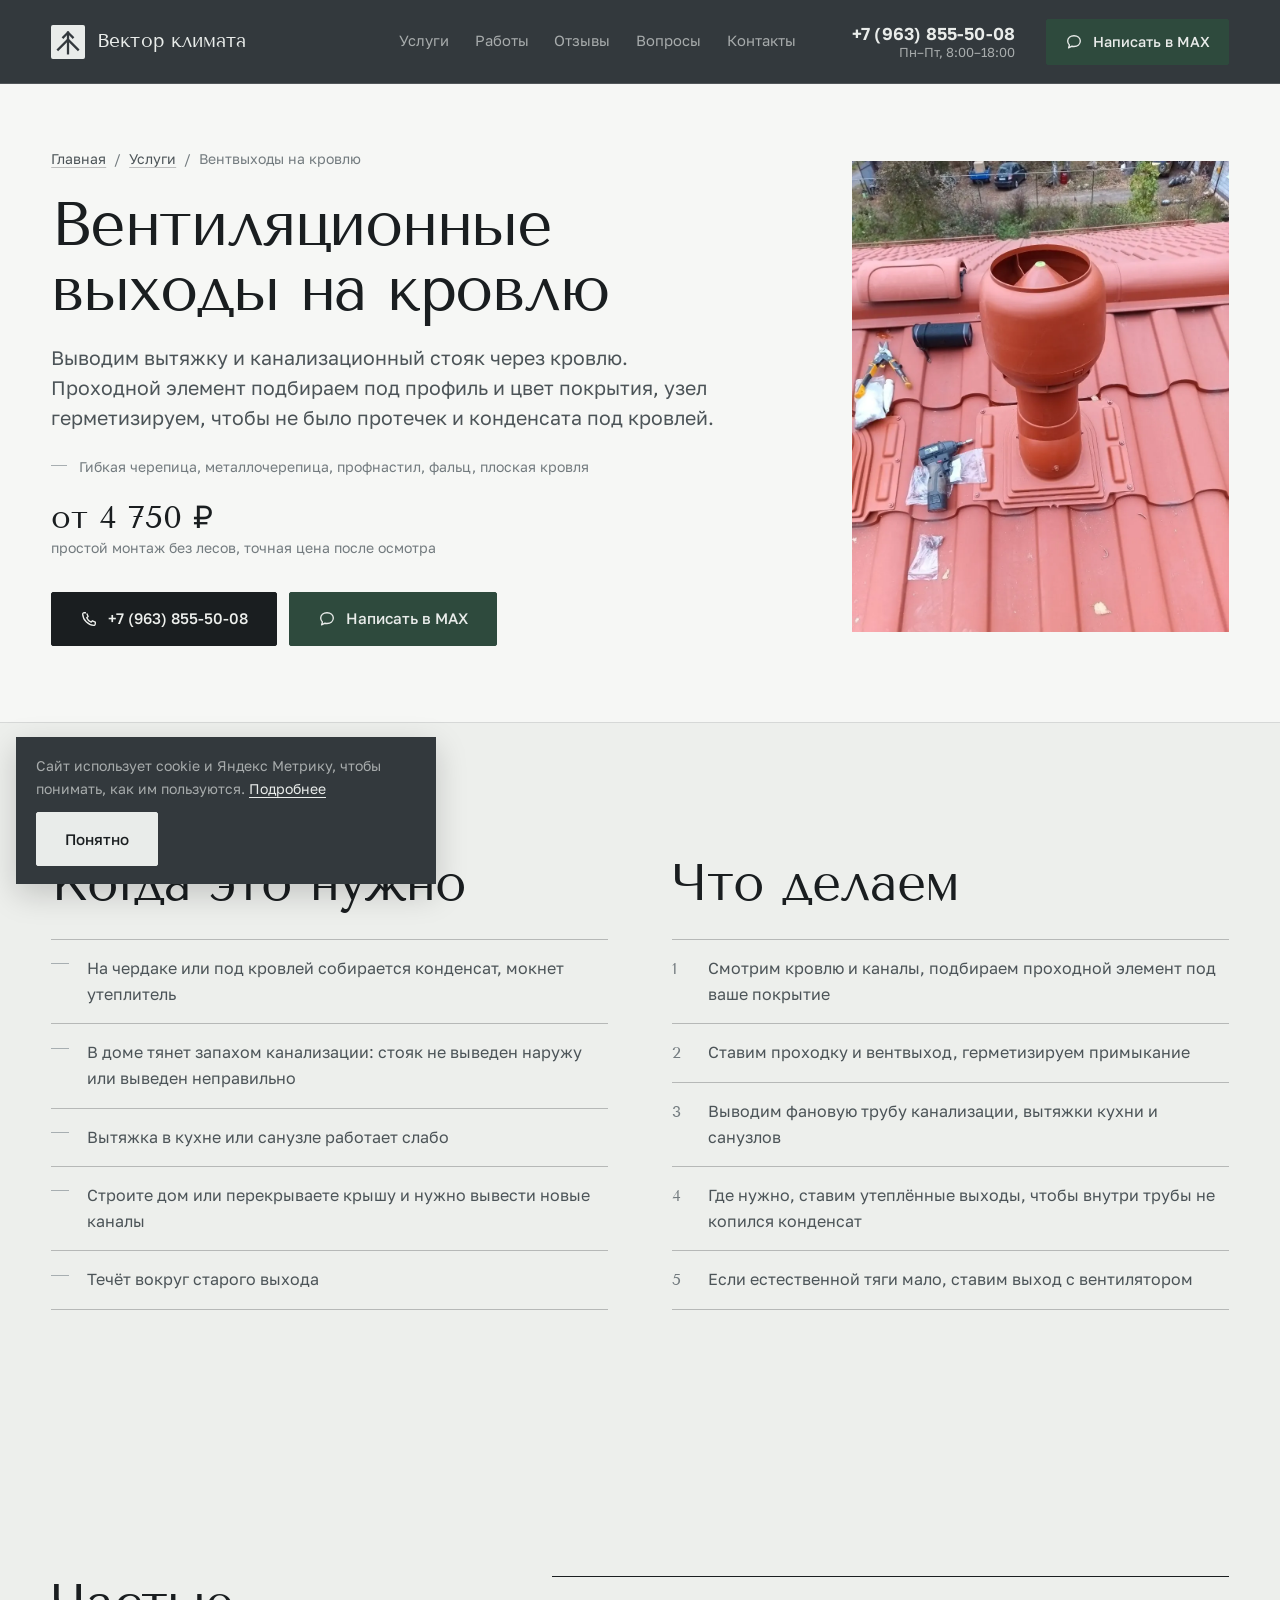
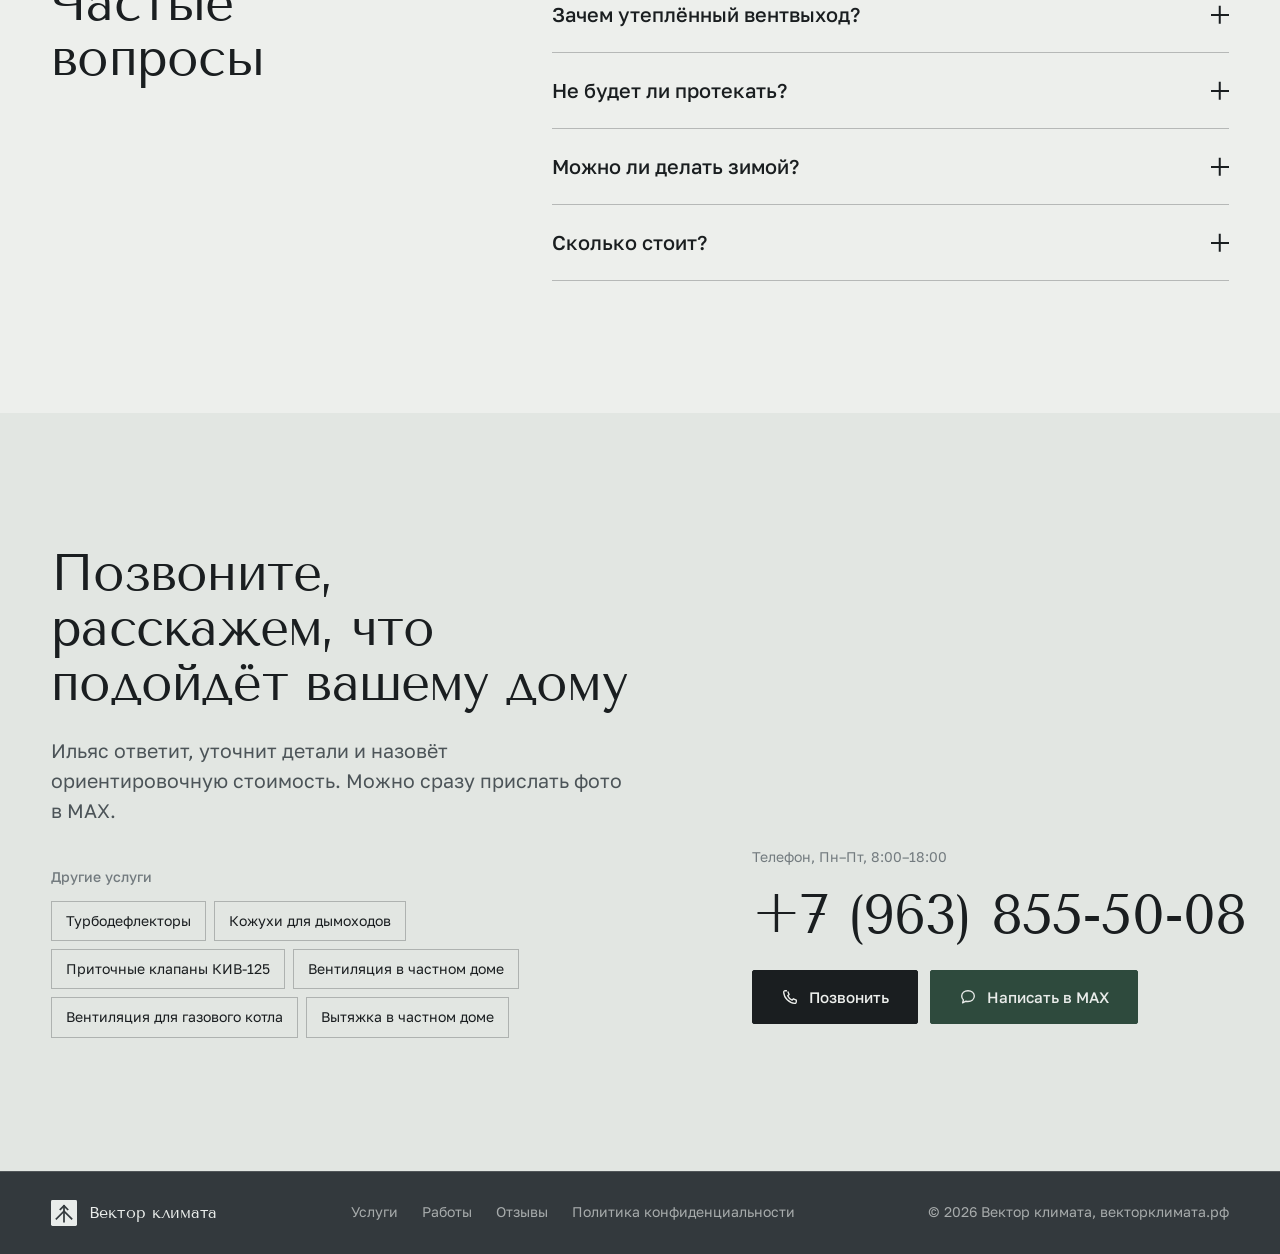
<file: uslugi/ventvyhody-na-krovlyu/index.html>
<!doctype html>
<html lang="ru">
<head>
  <meta charset="utf-8">
  <meta name="viewport" content="width=device-width, initial-scale=1, viewport-fit=cover">
  <title>Монтаж вентиляционных выходов на кровлю в Свердловской области — Вектор климата</title>
  <meta name="description" content="Монтаж вентиляционных выходов и вывод канализационного стояка через кровлю в Свердловской области. Проходные элементы под гибкую черепицу, металлочерепицу, профнастил и плоскую кровлю.">
  <meta name="theme-color" content="#33393d">
  <link rel="canonical" href="https://xn--80aaemplaikqwwh.xn--p1ai/uslugi/ventvyhody-na-krovlyu/">
  <link rel="icon" href="/assets/img/favicon.svg" type="image/svg+xml">
  <meta property="og:type" content="website">
  <meta property="og:locale" content="ru_RU">
  <meta property="og:site_name" content="Вектор климата">
  <meta property="og:title" content="Вентиляционные выходы на кровлю — Вектор климата">
  <meta property="og:description" content="Монтаж вентиляционных выходов и вывод канализационного стояка через кровлю в Свердловской области. Проходные элементы под гибкую черепицу, металлочерепицу, профнастил и плоскую кровлю.">
  <meta property="og:url" content="https://xn--80aaemplaikqwwh.xn--p1ai/uslugi/ventvyhody-na-krovlyu/">
  <meta property="og:image" content="https://xn--80aaemplaikqwwh.xn--p1ai/assets/img/og.jpg">
  <link rel="preconnect" href="https://fonts.googleapis.com">
  <link rel="preconnect" href="https://fonts.gstatic.com" crossorigin>
  <link href="https://fonts.googleapis.com/css2?family=Golos+Text:wght@400;500;600&family=Tenor+Sans&display=swap" rel="stylesheet">
  <link rel="stylesheet" href="/assets/css/style.css?v=20">
  <script>document.documentElement.classList.add('js')</script>
  <script type="application/ld+json">[{"@context": "https://schema.org", "@type": "Service", "name": "Вентиляционные выходы на кровлю", "description": "Монтаж вентиляционных выходов и вывод канализационного стояка через кровлю в Свердловской области. Проходные элементы под гибкую черепицу, металлочерепицу, профнастил и плоскую кровлю.", "areaServed": "Свердловская область", "url": "https://xn--80aaemplaikqwwh.xn--p1ai/uslugi/ventvyhody-na-krovlyu/", "offers": {"@type": "Offer", "priceCurrency": "RUB", "priceSpecification": {"@type": "PriceSpecification", "minPrice": 4750, "priceCurrency": "RUB"}}, "provider": {"@type": "HomeAndConstructionBusiness", "name": "Вектор климата", "url": "https://xn--80aaemplaikqwwh.xn--p1ai/", "telephone": "+7 963 855-50-08", "openingHours": "Mo-Fr 08:00-18:00"}}, {"@context": "https://schema.org", "@type": "BreadcrumbList", "itemListElement": [{"@type": "ListItem", "position": 1, "name": "Главная", "item": "https://xn--80aaemplaikqwwh.xn--p1ai/"}, {"@type": "ListItem", "position": 2, "name": "Услуги", "item": "https://xn--80aaemplaikqwwh.xn--p1ai/#services"}, {"@type": "ListItem", "position": 3, "name": "Вентиляционные выходы на кровлю", "item": "https://xn--80aaemplaikqwwh.xn--p1ai/uslugi/ventvyhody-na-krovlyu/"}]}, {"@context": "https://schema.org", "@type": "FAQPage", "mainEntity": [{"@type": "Question", "name": "Зачем утеплённый вентвыход?", "acceptedAnswer": {"@type": "Answer", "text": "Тёплый влажный воздух из дома остывает в холодной трубе, и на стенках выпадает конденсат. Он стекает обратно или замерзает. Утеплённый выход держит трубу тёплой, и конденсата намного меньше."}}, {"@type": "Question", "name": "Не будет ли протекать?", "acceptedAnswer": {"@type": "Answer", "text": "Проходной элемент повторяет профиль кровли, а примыкание мы герметизируем. Именно поэтому элемент подбираем под конкретное покрытие, а не ставим универсальный."}}, {"@type": "Question", "name": "Можно ли делать зимой?", "acceptedAnswer": {"@type": "Answer", "text": "Да, среди наших объектов есть смонтированные зимой. Условия обсуждаем после осмотра кровли."}}, {"@type": "Question", "name": "Сколько стоит?", "acceptedAnswer": {"@type": "Answer", "text": "Зависит от кровли, высоты и количества выходов. Ориентировочную стоимость назовём по фото, точную после осмотра."}}]}]</script>
  <script src="/assets/js/metrika.js?v=20" async></script>
</head>
<body class="page-service">

  <a class="skip-link" href="#main">Перейти к содержанию</a>

  <svg width="0" height="0" style="position:absolute" aria-hidden="true">
    <symbol id="i-logo" viewBox="0 0 36 36"><rect width="36" height="36" rx="2" fill="currentColor"/><g fill="none" stroke="#33393d" stroke-width="2.4" stroke-linecap="square"><path d="M7.5 26 18 15.5 28.5 26"/><path d="M18 30V8"/><path d="M13 13l5-5 5 5"/></g></symbol>
    <symbol id="i-chat" viewBox="0 0 20 20"><path d="M10 3c4.1 0 7 2.6 7 6s-2.9 6-7 6c-.8 0-1.6-.1-2.3-.3L4 16.5l.9-3.1C3.7 12.3 3 10.8 3 9c0-3.4 2.9-6 7-6Z" fill="none" stroke="currentColor" stroke-width="1.5" stroke-linejoin="round"/></symbol>
    <symbol id="i-phone" viewBox="0 0 20 20"><path d="M6.6 3h-2A1.6 1.6 0 0 0 3 4.7C3.3 11 9 16.7 15.3 17a1.6 1.6 0 0 0 1.7-1.6v-2l-3.2-1.4-1.5 1.5a8.6 8.6 0 0 1-4.8-4.8l1.5-1.5L7.6 4" fill="none" stroke="currentColor" stroke-width="1.5" stroke-linejoin="round"/></symbol>
    <symbol id="i-star" viewBox="0 0 20 20"><path d="m10 2.5 2.3 4.8 5.2.7-3.8 3.6.9 5.2L10 14.3l-4.6 2.5.9-5.2-3.8-3.6 5.2-.7L10 2.5Z" fill="currentColor"/></symbol>
    <symbol id="i-check" viewBox="0 0 44 44"><g fill="none" stroke="currentColor" stroke-width="1.6"><circle cx="22" cy="22" r="20"/><path d="m14 22.5 5.5 5.5L30.5 16" stroke-linecap="round" stroke-linejoin="round"/></g></symbol>
    <symbol id="i-close" viewBox="0 0 20 20"><path d="m5 5 10 10M15 5 5 15" fill="none" stroke="currentColor" stroke-width="1.6" stroke-linecap="round"/></symbol>
    <symbol id="i-left" viewBox="0 0 20 20"><path d="M12.5 4 6.5 10l6 6" fill="none" stroke="currentColor" stroke-width="1.6" stroke-linecap="round" stroke-linejoin="round"/></symbol>
    <symbol id="i-right" viewBox="0 0 20 20"><path d="m7.5 4 6 6-6 6" fill="none" stroke="currentColor" stroke-width="1.6" stroke-linecap="round" stroke-linejoin="round"/></symbol>
    <symbol id="i-out" viewBox="0 0 20 20"><path d="M7 13 14 6M8 6h6v6" fill="none" stroke="currentColor" stroke-width="1.5" stroke-linecap="round" stroke-linejoin="round"/></symbol>
  </svg>

  <!-- ============ Header ============ -->
  <header class="header" id="header">
    <div class="header__inner">
      <a class="logo" href="/" aria-label="Вектор климата — на главную">
        <svg class="logo__mark" aria-hidden="true"><use href="#i-logo"/></svg>
        <span class="logo__word">Вектор климата</span>
      </a>

      <nav class="nav" aria-label="Основная навигация">
        <a class="nav__link" href="/#services">Услуги</a>
        <a class="nav__link" href="/#works">Работы</a>
        <a class="nav__link" href="/#reviews">Отзывы</a>
        <a class="nav__link" href="/#faq">Вопросы</a>
        <a class="nav__link" href="/#contacts">Контакты</a>
      </nav>

      <div class="header__contact">
        <a class="header__phone" href="tel:+79638555008" data-contact="phone">+7 (963) 855-50-08</a>
        <span class="header__hours" data-contact="hours">Пн–Пт, 8:00–18:00</span>
      </div>
      <a class="btn btn--max header__max" href="https://max.ru/u/f9LHodD0cOJ-I2c5GvvgMV4BQCZMem87lvZ4GcqRK_pRCQoFt9h_9IcK-Cg" target="_blank" rel="noopener" data-contact="max"><svg class="btn__icon" aria-hidden="true"><use href="#i-chat"/></svg>Написать в MAX</a>
      <button class="burger" type="button" aria-label="Открыть меню" aria-expanded="false" aria-controls="menu"><span></span><span></span></button>
    </div>
  </header>

  <div class="menu" id="menu" aria-label="Меню">
    <ul class="menu__list">
      <li><a class="menu__link" href="/#services">Услуги</a></li>
      <li><a class="menu__link" href="/#works">Работы</a></li>
      <li><a class="menu__link" href="/#reviews">Отзывы</a></li>
      <li><a class="menu__link" href="/#faq">Вопросы</a></li>
      <li><a class="menu__link" href="/#contacts">Контакты</a></li>
    </ul>
    <div class="menu__foot">
      <a class="menu__phone" href="tel:+79638555008" data-contact="phone">+7 (963) 855-50-08</a>
      <span class="menu__hours" data-contact="hours">Пн–Пт, 8:00–18:00</span>
      <a class="btn btn--max btn--block" href="https://max.ru/u/f9LHodD0cOJ-I2c5GvvgMV4BQCZMem87lvZ4GcqRK_pRCQoFt9h_9IcK-Cg" target="_blank" rel="noopener" data-contact="max"><svg class="btn__icon" aria-hidden="true"><use href="#i-chat"/></svg>Написать в MAX</a>
    </div>
  </div>

    <main id="main">
    <section class="svc-hero">
      <div class="container svc-hero__grid">
        <div class="svc-hero__text">
          <nav class="crumbs" aria-label="Навигация"><a href="/">Главная</a><span aria-hidden="true">/</span><a href="/#services">Услуги</a><span aria-hidden="true">/</span><span aria-current="page">Вентвыходы на кровлю</span></nav>
          <h1 class="svc-hero__title">Вентиляционные выходы на кровлю</h1>
          <p class="svc-hero__lead">Выводим вытяжку и канализационный стояк через кровлю. Проходной элемент подбираем под профиль и цвет покрытия, узел герметизируем, чтобы не было протечек и конденсата под кровлей.</p>
          <p class="service__spec">Гибкая черепица, металлочерепица, профнастил, фальц, плоская кровля</p>
          <p class="svc-price"><b>от 4 750 ₽</b><span>простой монтаж без лесов, точная цена после осмотра</span></p>
          <div class="call__actions">
            <a class="btn btn--dark" href="tel:+79638555008" data-contact="phone-action"><svg class="btn__icon" aria-hidden="true"><use href="#i-phone"/></svg>+7 (963) 855-50-08</a>
            <a class="btn btn--max" href="https://max.ru/u/f9LHodD0cOJ-I2c5GvvgMV4BQCZMem87lvZ4GcqRK_pRCQoFt9h_9IcK-Cg" target="_blank" rel="noopener" data-contact="max"><svg class="btn__icon" aria-hidden="true"><use href="#i-chat"/></svg>Написать в MAX</a>
          </div>
        </div>
        <figure class="svc-hero__media "><picture><source type="image/webp" srcset="/assets/img/metal-tile-vent-960.webp"><img src="/assets/img/metal-tile-vent-960.jpg" width="960" height="1280" alt="Вентиляционный выход с проходным элементом на металлочерепице"></picture></figure>
      </div>
    </section>

    <section class="section svc-body">
      <div class="container svc-cols">
        <div>
          <h2 class="h2">Когда это нужно</h2>
          <ul class="svc-list">
            <li>На чердаке или под кровлей собирается конденсат, мокнет утеплитель</li>
            <li>В доме тянет запахом канализации: стояк не выведен наружу или выведен неправильно</li>
            <li>Вытяжка в кухне или санузле работает слабо</li>
            <li>Строите дом или перекрываете крышу и нужно вывести новые каналы</li>
            <li>Течёт вокруг старого выхода</li>
          </ul>
        </div>
        <div>
          <h2 class="h2">Что делаем</h2>
          <ol class="svc-list svc-list--steps">
            <li>Смотрим кровлю и каналы, подбираем проходной элемент под ваше покрытие</li>
            <li>Ставим проходку и вентвыход, герметизируем примыкание</li>
            <li>Выводим фановую трубу канализации, вытяжки кухни и санузлов</li>
            <li>Где нужно, ставим утеплённые выходы, чтобы внутри трубы не копился конденсат</li>
            <li>Если естественной тяги мало, ставим выход с вентилятором</li>
          </ol>
        </div>
      </div>
    </section>

    <section class="section faq" aria-labelledby="faq-title">
      <div class="container faq__grid">
        <h2 class="h2" id="faq-title">Частые вопросы</h2>
        <div class="faq__list">
          <details class="qa">
            <summary>Зачем утеплённый вентвыход?<span class="qa__toggle" aria-hidden="true"></span></summary>
            <div class="qa__body"><p>Тёплый влажный воздух из дома остывает в холодной трубе, и на стенках выпадает конденсат. Он стекает обратно или замерзает. Утеплённый выход держит трубу тёплой, и конденсата намного меньше.</p></div>
          </details>
          <details class="qa">
            <summary>Не будет ли протекать?<span class="qa__toggle" aria-hidden="true"></span></summary>
            <div class="qa__body"><p>Проходной элемент повторяет профиль кровли, а примыкание мы герметизируем. Именно поэтому элемент подбираем под конкретное покрытие, а не ставим универсальный.</p></div>
          </details>
          <details class="qa">
            <summary>Можно ли делать зимой?<span class="qa__toggle" aria-hidden="true"></span></summary>
            <div class="qa__body"><p>Да, среди наших объектов есть смонтированные зимой. Условия обсуждаем после осмотра кровли.</p></div>
          </details>
          <details class="qa">
            <summary>Сколько стоит?<span class="qa__toggle" aria-hidden="true"></span></summary>
            <div class="qa__body"><p>Зависит от кровли, высоты и количества выходов. Ориентировочную стоимость назовём по фото, точную после осмотра.</p></div>
          </details>
        </div>
      </div>
    </section>

    <section class="section call" id="call" aria-labelledby="call-title">
      <div class="container call__grid">
        <div class="call__intro">
          <h2 class="h2" id="call-title">Позвоните, расскажем, что подойдёт вашему дому</h2>
          <p class="head__lead">Ильяс ответит, уточнит детали и назовёт ориентировочную стоимость. Можно сразу прислать фото в MAX.</p>
          <h3 class="svc-more__title">Другие услуги</h3>
          <ul class="svc-more">
          <li><a href="/uslugi/turbodeflektory/">Турбодефлекторы</a></li>
          <li><a href="/uslugi/kozhuhi-dlya-dymohodov/">Кожухи для дымоходов</a></li>
          <li><a href="/uslugi/kiv-125/">Приточные клапаны КИВ-125</a></li>
          <li><a href="/uslugi/ventilyaciya-v-chastnom-dome/">Вентиляция в частном доме</a></li>
          <li><a href="/uslugi/ventilyaciya-gazovogo-kotla/">Вентиляция для газового котла</a></li>
          <li><a href="/uslugi/vytyazhka-v-chastnom-dome/">Вытяжка в частном доме</a></li>
          </ul>
        </div>
        <div class="call__phone">
          <span class="call__label">Телефон, <span data-contact="hours">Пн–Пт, 8:00–18:00</span></span>
          <a class="call__number" href="tel:+79638555008" data-contact="phone">+7 (963) 855-50-08</a>
          <div class="call__actions">
            <a class="btn btn--dark" href="tel:+79638555008" data-contact="phone-action"><svg class="btn__icon" aria-hidden="true"><use href="#i-phone"/></svg>Позвонить</a>
            <a class="btn btn--max" href="https://max.ru/u/f9LHodD0cOJ-I2c5GvvgMV4BQCZMem87lvZ4GcqRK_pRCQoFt9h_9IcK-Cg" target="_blank" rel="noopener" data-contact="max"><svg class="btn__icon" aria-hidden="true"><use href="#i-chat"/></svg>Написать в MAX</a>
          </div>
        </div>
      </div>
    </section>
  </main>

  <footer class="footer" style="background: var(--graphite)">
    <div class="container footer__inner">
      <a class="logo" href="/"><svg class="logo__mark" aria-hidden="true"><use href="#i-logo"/></svg><span class="logo__word">Вектор климата</span></a>
      <nav class="footer__nav" aria-label="Навигация в подвале">
        <a href="/#services">Услуги</a>
        <a href="/#works">Работы</a>
        <a href="/#reviews">Отзывы</a>
        <a href="/privacy.html">Политика конфиденциальности</a>
      </nav>
      <span>© 2026 Вектор климата, векторклимата.рф</span>
    </div>
  </footer>

  <div class="dock" id="dock">
    <a class="btn btn--outline-light" href="tel:+79638555008" data-contact="phone-action"><svg class="btn__icon" aria-hidden="true"><use href="#i-phone"/></svg>Позвонить</a>
    <a class="btn btn--max" href="https://max.ru/u/f9LHodD0cOJ-I2c5GvvgMV4BQCZMem87lvZ4GcqRK_pRCQoFt9h_9IcK-Cg" target="_blank" rel="noopener" data-contact="max"><svg class="btn__icon" aria-hidden="true"><use href="#i-chat"/></svg>MAX</a>
  </div>

  <script src="/assets/js/config.js?v=20"></script>
  <script src="/assets/js/main.js?v=20" defer></script>
</body>
</html>
</file>
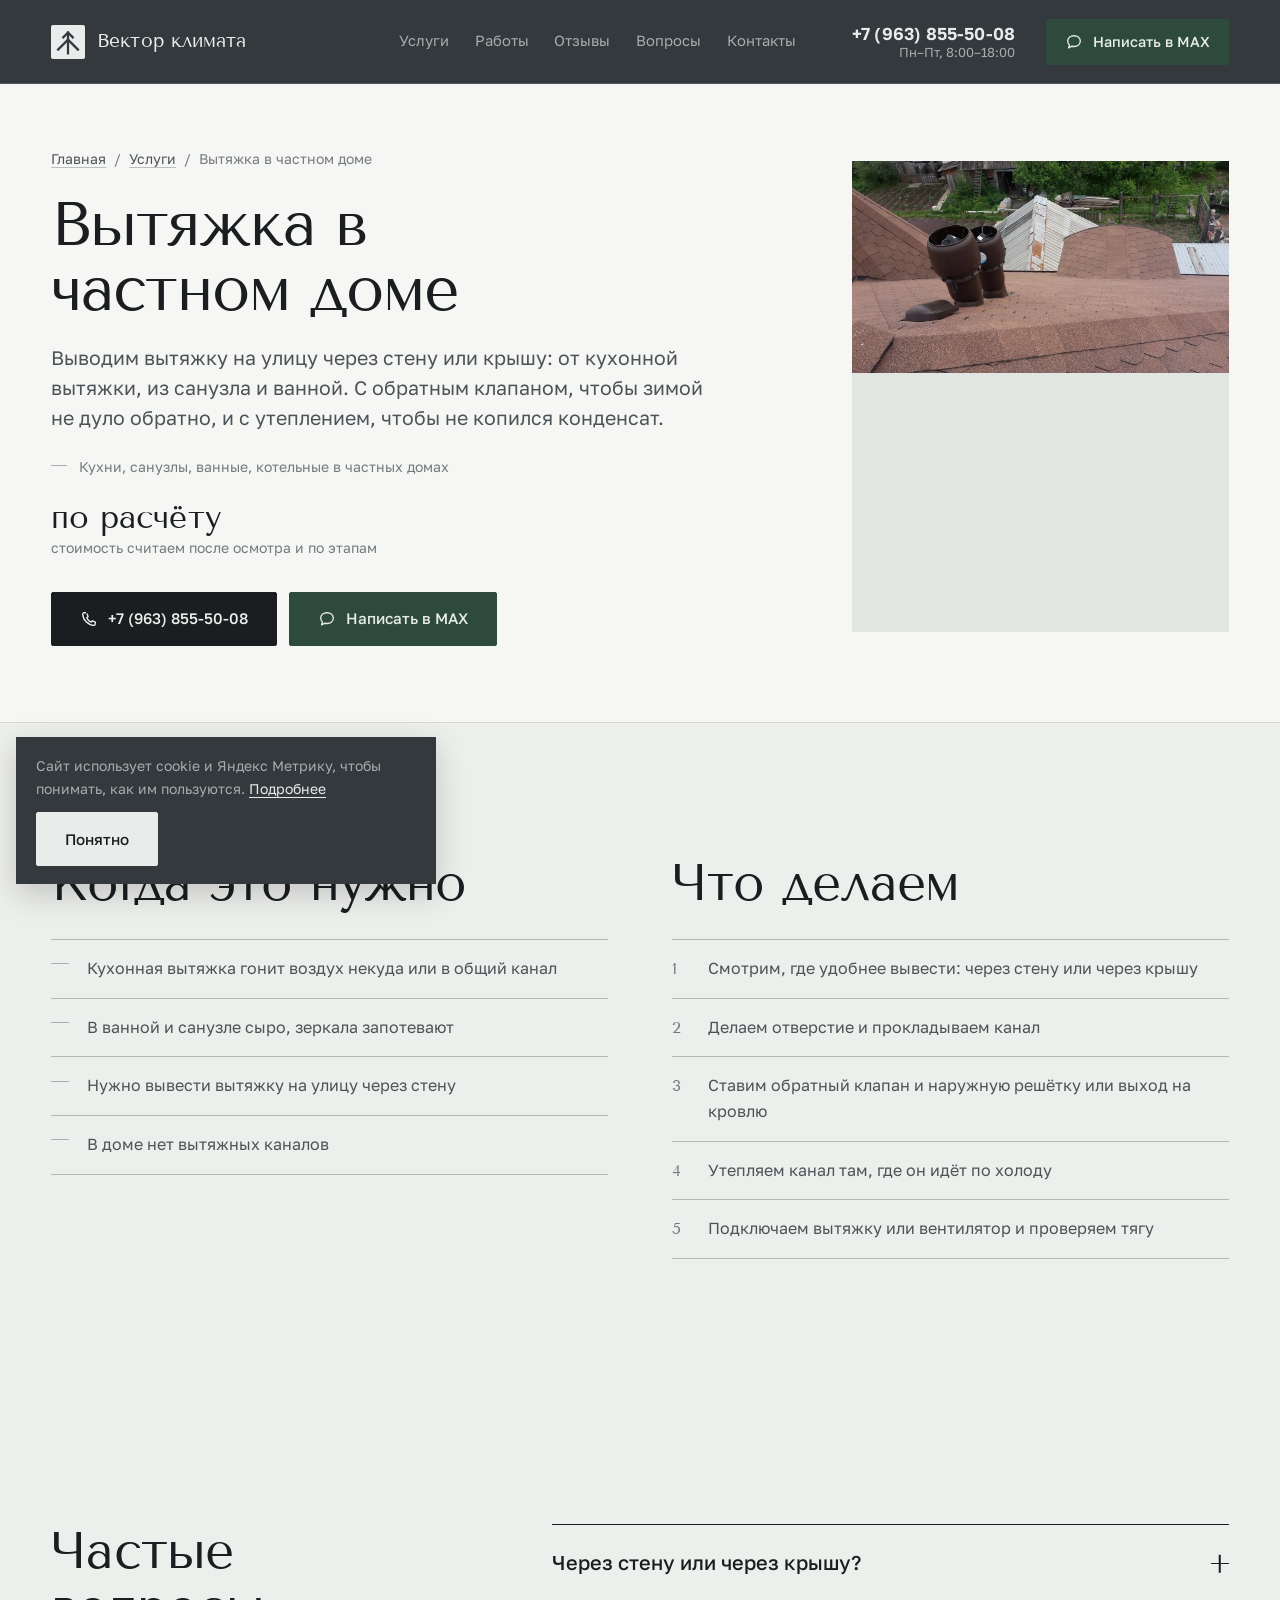
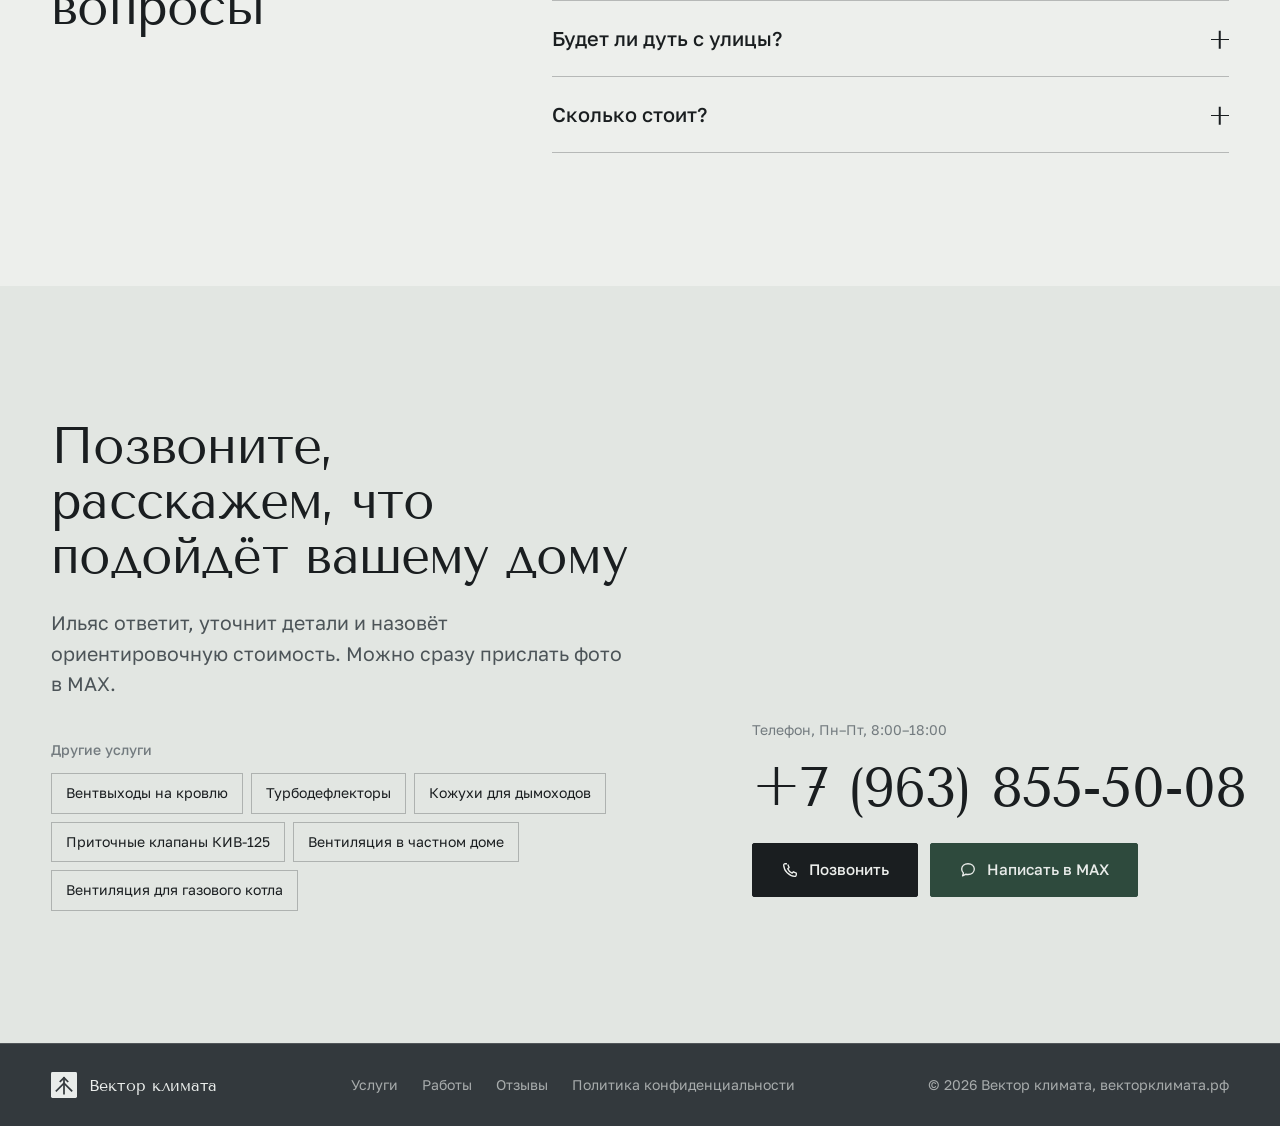
<file: uslugi/vytyazhka-v-chastnom-dome/index.html>
<!doctype html>
<html lang="ru">
<head>
  <meta charset="utf-8">
  <meta name="viewport" content="width=device-width, initial-scale=1, viewport-fit=cover">
  <title>Вытяжка в частном доме: кухня, санузел, вывод через стену в Свердловской области — Вектор климата</title>
  <meta name="description" content="Монтаж вытяжки в частном доме: вывод кухонной вытяжки на улицу через стену или крышу, вытяжка в санузле и ванной. Екатеринбург и до 200 км.">
  <meta name="theme-color" content="#33393d">
  <link rel="canonical" href="https://xn--80aaemplaikqwwh.xn--p1ai/uslugi/vytyazhka-v-chastnom-dome/">
  <link rel="icon" href="/assets/img/favicon.svg" type="image/svg+xml">
  <meta property="og:type" content="website">
  <meta property="og:locale" content="ru_RU">
  <meta property="og:site_name" content="Вектор климата">
  <meta property="og:title" content="Вытяжка в частном доме — Вектор климата">
  <meta property="og:description" content="Монтаж вытяжки в частном доме: вывод кухонной вытяжки на улицу через стену или крышу, вытяжка в санузле и ванной. Екатеринбург и до 200 км.">
  <meta property="og:url" content="https://xn--80aaemplaikqwwh.xn--p1ai/uslugi/vytyazhka-v-chastnom-dome/">
  <meta property="og:image" content="https://xn--80aaemplaikqwwh.xn--p1ai/assets/img/og.jpg">
  <link rel="preconnect" href="https://fonts.googleapis.com">
  <link rel="preconnect" href="https://fonts.gstatic.com" crossorigin>
  <link href="https://fonts.googleapis.com/css2?family=Golos+Text:wght@400;500;600&family=Tenor+Sans&display=swap" rel="stylesheet">
  <link rel="stylesheet" href="/assets/css/style.css?v=20">
  <script>document.documentElement.classList.add('js')</script>
  <script type="application/ld+json">[{"@context": "https://schema.org", "@type": "Service", "name": "Вытяжка в частном доме", "description": "Монтаж вытяжки в частном доме: вывод кухонной вытяжки на улицу через стену или крышу, вытяжка в санузле и ванной. Екатеринбург и до 200 км.", "areaServed": "Свердловская область", "url": "https://xn--80aaemplaikqwwh.xn--p1ai/uslugi/vytyazhka-v-chastnom-dome/", "provider": {"@type": "HomeAndConstructionBusiness", "name": "Вектор климата", "url": "https://xn--80aaemplaikqwwh.xn--p1ai/", "telephone": "+7 963 855-50-08", "openingHours": "Mo-Fr 08:00-18:00"}}, {"@context": "https://schema.org", "@type": "BreadcrumbList", "itemListElement": [{"@type": "ListItem", "position": 1, "name": "Главная", "item": "https://xn--80aaemplaikqwwh.xn--p1ai/"}, {"@type": "ListItem", "position": 2, "name": "Услуги", "item": "https://xn--80aaemplaikqwwh.xn--p1ai/#services"}, {"@type": "ListItem", "position": 3, "name": "Вытяжка в частном доме", "item": "https://xn--80aaemplaikqwwh.xn--p1ai/uslugi/vytyazhka-v-chastnom-dome/"}]}, {"@context": "https://schema.org", "@type": "FAQPage", "mainEntity": [{"@type": "Question", "name": "Через стену или через крышу?", "acceptedAnswer": {"@type": "Answer", "text": "Через стену короче и проще. Через крышу — когда стена неудобна или нужен вывод из нескольких комнат. Скажем после осмотра."}}, {"@type": "Question", "name": "Будет ли дуть с улицы?", "acceptedAnswer": {"@type": "Answer", "text": "На канал ставим обратный клапан, он пропускает воздух только наружу."}}, {"@type": "Question", "name": "Сколько стоит?", "acceptedAnswer": {"@type": "Answer", "text": "Зависит от длины канала, толщины стены и способа вывода. По фото назовём ориентир."}}]}]</script>
  <script src="/assets/js/metrika.js?v=20" async></script>
</head>
<body class="page-service">

  <a class="skip-link" href="#main">Перейти к содержанию</a>

  <svg width="0" height="0" style="position:absolute" aria-hidden="true">
    <symbol id="i-logo" viewBox="0 0 36 36"><rect width="36" height="36" rx="2" fill="currentColor"/><g fill="none" stroke="#33393d" stroke-width="2.4" stroke-linecap="square"><path d="M7.5 26 18 15.5 28.5 26"/><path d="M18 30V8"/><path d="M13 13l5-5 5 5"/></g></symbol>
    <symbol id="i-chat" viewBox="0 0 20 20"><path d="M10 3c4.1 0 7 2.6 7 6s-2.9 6-7 6c-.8 0-1.6-.1-2.3-.3L4 16.5l.9-3.1C3.7 12.3 3 10.8 3 9c0-3.4 2.9-6 7-6Z" fill="none" stroke="currentColor" stroke-width="1.5" stroke-linejoin="round"/></symbol>
    <symbol id="i-phone" viewBox="0 0 20 20"><path d="M6.6 3h-2A1.6 1.6 0 0 0 3 4.7C3.3 11 9 16.7 15.3 17a1.6 1.6 0 0 0 1.7-1.6v-2l-3.2-1.4-1.5 1.5a8.6 8.6 0 0 1-4.8-4.8l1.5-1.5L7.6 4" fill="none" stroke="currentColor" stroke-width="1.5" stroke-linejoin="round"/></symbol>
    <symbol id="i-star" viewBox="0 0 20 20"><path d="m10 2.5 2.3 4.8 5.2.7-3.8 3.6.9 5.2L10 14.3l-4.6 2.5.9-5.2-3.8-3.6 5.2-.7L10 2.5Z" fill="currentColor"/></symbol>
    <symbol id="i-check" viewBox="0 0 44 44"><g fill="none" stroke="currentColor" stroke-width="1.6"><circle cx="22" cy="22" r="20"/><path d="m14 22.5 5.5 5.5L30.5 16" stroke-linecap="round" stroke-linejoin="round"/></g></symbol>
    <symbol id="i-close" viewBox="0 0 20 20"><path d="m5 5 10 10M15 5 5 15" fill="none" stroke="currentColor" stroke-width="1.6" stroke-linecap="round"/></symbol>
    <symbol id="i-left" viewBox="0 0 20 20"><path d="M12.5 4 6.5 10l6 6" fill="none" stroke="currentColor" stroke-width="1.6" stroke-linecap="round" stroke-linejoin="round"/></symbol>
    <symbol id="i-right" viewBox="0 0 20 20"><path d="m7.5 4 6 6-6 6" fill="none" stroke="currentColor" stroke-width="1.6" stroke-linecap="round" stroke-linejoin="round"/></symbol>
    <symbol id="i-out" viewBox="0 0 20 20"><path d="M7 13 14 6M8 6h6v6" fill="none" stroke="currentColor" stroke-width="1.5" stroke-linecap="round" stroke-linejoin="round"/></symbol>
  </svg>

  <!-- ============ Header ============ -->
  <header class="header" id="header">
    <div class="header__inner">
      <a class="logo" href="/" aria-label="Вектор климата — на главную">
        <svg class="logo__mark" aria-hidden="true"><use href="#i-logo"/></svg>
        <span class="logo__word">Вектор климата</span>
      </a>

      <nav class="nav" aria-label="Основная навигация">
        <a class="nav__link" href="/#services">Услуги</a>
        <a class="nav__link" href="/#works">Работы</a>
        <a class="nav__link" href="/#reviews">Отзывы</a>
        <a class="nav__link" href="/#faq">Вопросы</a>
        <a class="nav__link" href="/#contacts">Контакты</a>
      </nav>

      <div class="header__contact">
        <a class="header__phone" href="tel:+79638555008" data-contact="phone">+7 (963) 855-50-08</a>
        <span class="header__hours" data-contact="hours">Пн–Пт, 8:00–18:00</span>
      </div>
      <a class="btn btn--max header__max" href="https://max.ru/u/f9LHodD0cOJ-I2c5GvvgMV4BQCZMem87lvZ4GcqRK_pRCQoFt9h_9IcK-Cg" target="_blank" rel="noopener" data-contact="max"><svg class="btn__icon" aria-hidden="true"><use href="#i-chat"/></svg>Написать в MAX</a>
      <button class="burger" type="button" aria-label="Открыть меню" aria-expanded="false" aria-controls="menu"><span></span><span></span></button>
    </div>
  </header>

  <div class="menu" id="menu" aria-label="Меню">
    <ul class="menu__list">
      <li><a class="menu__link" href="/#services">Услуги</a></li>
      <li><a class="menu__link" href="/#works">Работы</a></li>
      <li><a class="menu__link" href="/#reviews">Отзывы</a></li>
      <li><a class="menu__link" href="/#faq">Вопросы</a></li>
      <li><a class="menu__link" href="/#contacts">Контакты</a></li>
    </ul>
    <div class="menu__foot">
      <a class="menu__phone" href="tel:+79638555008" data-contact="phone">+7 (963) 855-50-08</a>
      <span class="menu__hours" data-contact="hours">Пн–Пт, 8:00–18:00</span>
      <a class="btn btn--max btn--block" href="https://max.ru/u/f9LHodD0cOJ-I2c5GvvgMV4BQCZMem87lvZ4GcqRK_pRCQoFt9h_9IcK-Cg" target="_blank" rel="noopener" data-contact="max"><svg class="btn__icon" aria-hidden="true"><use href="#i-chat"/></svg>Написать в MAX</a>
    </div>
  </div>

    <main id="main">
    <section class="svc-hero">
      <div class="container svc-hero__grid">
        <div class="svc-hero__text">
          <nav class="crumbs" aria-label="Навигация"><a href="/">Главная</a><span aria-hidden="true">/</span><a href="/#services">Услуги</a><span aria-hidden="true">/</span><span aria-current="page">Вытяжка в частном доме</span></nav>
          <h1 class="svc-hero__title">Вытяжка в частном доме</h1>
          <p class="svc-hero__lead">Выводим вытяжку на улицу через стену или крышу: от кухонной вытяжки, из санузла и ванной. С обратным клапаном, чтобы зимой не дуло обратно, и с утеплением, чтобы не копился конденсат.</p>
          <p class="service__spec">Кухни, санузлы, ванные, котельные в частных домах</p>
          <p class="svc-price"><b>по расчёту</b><span>стоимость считаем после осмотра и по этапам</span></p>
          <div class="call__actions">
            <a class="btn btn--dark" href="tel:+79638555008" data-contact="phone-action"><svg class="btn__icon" aria-hidden="true"><use href="#i-phone"/></svg>+7 (963) 855-50-08</a>
            <a class="btn btn--max" href="https://max.ru/u/f9LHodD0cOJ-I2c5GvvgMV4BQCZMem87lvZ4GcqRK_pRCQoFt9h_9IcK-Cg" target="_blank" rel="noopener" data-contact="max"><svg class="btn__icon" aria-hidden="true"><use href="#i-chat"/></svg>Написать в MAX</a>
          </div>
        </div>
        <figure class="svc-hero__media "><picture><source type="image/webp" srcset="/assets/img/shingle-vents-1280.webp"><img src="/assets/img/shingle-vents-1280.jpg" width="1280" height="720" alt="Вентвыходы с вентиляторами на кровле частного дома"></picture></figure>
      </div>
    </section>

    <section class="section svc-body">
      <div class="container svc-cols">
        <div>
          <h2 class="h2">Когда это нужно</h2>
          <ul class="svc-list">
            <li>Кухонная вытяжка гонит воздух некуда или в общий канал</li>
            <li>В ванной и санузле сыро, зеркала запотевают</li>
            <li>Нужно вывести вытяжку на улицу через стену</li>
            <li>В доме нет вытяжных каналов</li>
          </ul>
        </div>
        <div>
          <h2 class="h2">Что делаем</h2>
          <ol class="svc-list svc-list--steps">
            <li>Смотрим, где удобнее вывести: через стену или через крышу</li>
            <li>Делаем отверстие и прокладываем канал</li>
            <li>Ставим обратный клапан и наружную решётку или выход на кровлю</li>
            <li>Утепляем канал там, где он идёт по холоду</li>
            <li>Подключаем вытяжку или вентилятор и проверяем тягу</li>
          </ol>
        </div>
      </div>
    </section>

    <section class="section faq" aria-labelledby="faq-title">
      <div class="container faq__grid">
        <h2 class="h2" id="faq-title">Частые вопросы</h2>
        <div class="faq__list">
          <details class="qa">
            <summary>Через стену или через крышу?<span class="qa__toggle" aria-hidden="true"></span></summary>
            <div class="qa__body"><p>Через стену короче и проще. Через крышу — когда стена неудобна или нужен вывод из нескольких комнат. Скажем после осмотра.</p></div>
          </details>
          <details class="qa">
            <summary>Будет ли дуть с улицы?<span class="qa__toggle" aria-hidden="true"></span></summary>
            <div class="qa__body"><p>На канал ставим обратный клапан, он пропускает воздух только наружу.</p></div>
          </details>
          <details class="qa">
            <summary>Сколько стоит?<span class="qa__toggle" aria-hidden="true"></span></summary>
            <div class="qa__body"><p>Зависит от длины канала, толщины стены и способа вывода. По фото назовём ориентир.</p></div>
          </details>
        </div>
      </div>
    </section>

    <section class="section call" id="call" aria-labelledby="call-title">
      <div class="container call__grid">
        <div class="call__intro">
          <h2 class="h2" id="call-title">Позвоните, расскажем, что подойдёт вашему дому</h2>
          <p class="head__lead">Ильяс ответит, уточнит детали и назовёт ориентировочную стоимость. Можно сразу прислать фото в MAX.</p>
          <h3 class="svc-more__title">Другие услуги</h3>
          <ul class="svc-more">
          <li><a href="/uslugi/ventvyhody-na-krovlyu/">Вентвыходы на кровлю</a></li>
          <li><a href="/uslugi/turbodeflektory/">Турбодефлекторы</a></li>
          <li><a href="/uslugi/kozhuhi-dlya-dymohodov/">Кожухи для дымоходов</a></li>
          <li><a href="/uslugi/kiv-125/">Приточные клапаны КИВ-125</a></li>
          <li><a href="/uslugi/ventilyaciya-v-chastnom-dome/">Вентиляция в частном доме</a></li>
          <li><a href="/uslugi/ventilyaciya-gazovogo-kotla/">Вентиляция для газового котла</a></li>
          </ul>
        </div>
        <div class="call__phone">
          <span class="call__label">Телефон, <span data-contact="hours">Пн–Пт, 8:00–18:00</span></span>
          <a class="call__number" href="tel:+79638555008" data-contact="phone">+7 (963) 855-50-08</a>
          <div class="call__actions">
            <a class="btn btn--dark" href="tel:+79638555008" data-contact="phone-action"><svg class="btn__icon" aria-hidden="true"><use href="#i-phone"/></svg>Позвонить</a>
            <a class="btn btn--max" href="https://max.ru/u/f9LHodD0cOJ-I2c5GvvgMV4BQCZMem87lvZ4GcqRK_pRCQoFt9h_9IcK-Cg" target="_blank" rel="noopener" data-contact="max"><svg class="btn__icon" aria-hidden="true"><use href="#i-chat"/></svg>Написать в MAX</a>
          </div>
        </div>
      </div>
    </section>
  </main>

  <footer class="footer" style="background: var(--graphite)">
    <div class="container footer__inner">
      <a class="logo" href="/"><svg class="logo__mark" aria-hidden="true"><use href="#i-logo"/></svg><span class="logo__word">Вектор климата</span></a>
      <nav class="footer__nav" aria-label="Навигация в подвале">
        <a href="/#services">Услуги</a>
        <a href="/#works">Работы</a>
        <a href="/#reviews">Отзывы</a>
        <a href="/privacy.html">Политика конфиденциальности</a>
      </nav>
      <span>© 2026 Вектор климата, векторклимата.рф</span>
    </div>
  </footer>

  <div class="dock" id="dock">
    <a class="btn btn--outline-light" href="tel:+79638555008" data-contact="phone-action"><svg class="btn__icon" aria-hidden="true"><use href="#i-phone"/></svg>Позвонить</a>
    <a class="btn btn--max" href="https://max.ru/u/f9LHodD0cOJ-I2c5GvvgMV4BQCZMem87lvZ4GcqRK_pRCQoFt9h_9IcK-Cg" target="_blank" rel="noopener" data-contact="max"><svg class="btn__icon" aria-hidden="true"><use href="#i-chat"/></svg>MAX</a>
  </div>

  <script src="/assets/js/config.js?v=20"></script>
  <script src="/assets/js/main.js?v=20" defer></script>
</body>
</html>
</file>
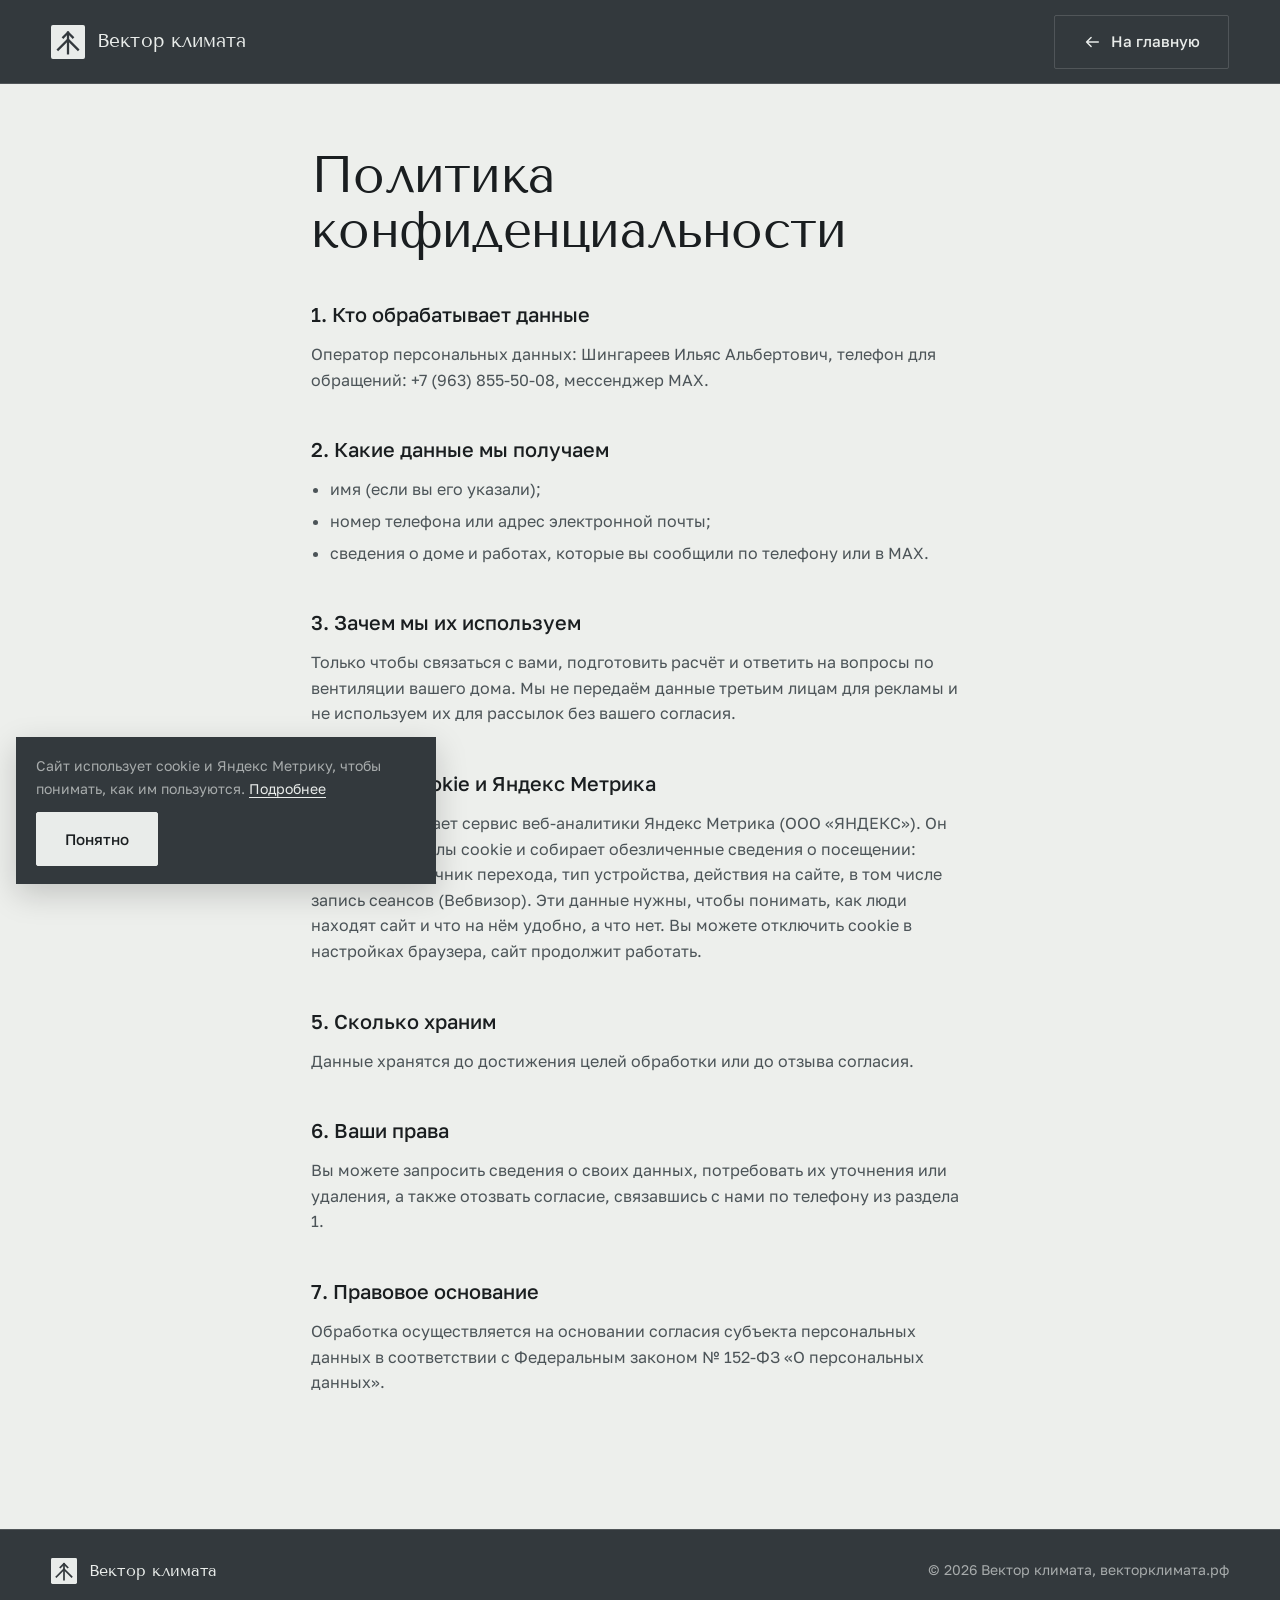
<file: privacy.html>
<!doctype html>
<html lang="ru">
<head>
  <meta charset="utf-8">
  <meta name="viewport" content="width=device-width, initial-scale=1, viewport-fit=cover">
  <title>Политика конфиденциальности — Вектор климата</title>
  <meta name="description" content="Политика обработки персональных данных сайта векторклимата.рф.">
  <meta name="robots" content="noindex, follow">
  <meta name="theme-color" content="#33393d">
  <link rel="icon" href="assets/img/favicon.svg" type="image/svg+xml">
  <link rel="preconnect" href="https://fonts.googleapis.com">
  <link rel="preconnect" href="https://fonts.gstatic.com" crossorigin>
  <link href="https://fonts.googleapis.com/css2?family=Golos+Text:wght@400;500;600&family=Tenor+Sans&display=swap" rel="stylesheet">
  <link rel="stylesheet" href="assets/css/style.css?v=20">
  <script src="assets/js/metrika.js?v=20" async></script>
</head>
<body>
  <svg width="0" height="0" style="position:absolute" aria-hidden="true">
    <symbol id="i-logo" viewBox="0 0 36 36"><rect width="36" height="36" rx="2" fill="currentColor"/><g fill="none" stroke="#33393d" stroke-width="2.4" stroke-linecap="square"><path d="M7.5 26 18 15.5 28.5 26"/><path d="M18 30V8"/><path d="M13 13l5-5 5 5"/></g></symbol>
    <symbol id="i-prev" viewBox="0 0 20 20"><path d="M17 10H4m5-5-5 5 5 5" fill="none" stroke="currentColor" stroke-width="1.6" stroke-linecap="round" stroke-linejoin="round"/></symbol>
  </svg>

  <header class="header header--simple">
    <div class="container header__inner">
      <a class="logo" href="index.html" aria-label="Вектор климата — на главную">
        <svg class="logo__mark" aria-hidden="true"><use href="#i-logo"/></svg>
        <span class="logo__word">Вектор климата</span>
      </a>
      <a class="btn btn--outline-light" href="index.html"><svg class="btn__icon" aria-hidden="true"><use href="#i-prev"/></svg> На главную</a>
    </div>
  </header>

  <main class="section legal">
    <div class="container legal__body">
            <h1 class="h2">Политика конфиденциальности</h1>

      <h2>1. Кто обрабатывает данные</h2>
      <p>Оператор персональных данных: Шингареев Ильяс Альбертович, телефон для обращений: <a href="tel:+79638555008">+7 (963) 855-50-08</a>, мессенджер <a href="https://max.ru/u/f9LHodD0cOJ-I2c5GvvgMV4BQCZMem87lvZ4GcqRK_pRCQoFt9h_9IcK-Cg" target="_blank" rel="noopener">MAX</a>.</p>

      <h2>2. Какие данные мы получаем</h2>
      <ul>
        <li>имя (если вы его указали);</li>
        <li>номер телефона или адрес электронной почты;</li>
        <li>сведения о доме и работах, которые вы сообщили по телефону или в MAX.</li>
      </ul>

      <h2>3. Зачем мы их используем</h2>
      <p>Только чтобы связаться с вами, подготовить расчёт и ответить на вопросы по вентиляции вашего дома. Мы не передаём данные третьим лицам для рекламы и не используем их для рассылок без вашего согласия.</p>

      <h2>4. Файлы cookie и Яндекс Метрика</h2>
      <p>На сайте работает сервис веб-аналитики Яндекс Метрика (ООО «ЯНДЕКС»). Он использует файлы cookie и собирает обезличенные сведения о посещении: страницы, источник перехода, тип устройства, действия на сайте, в том числе запись сеансов (Вебвизор). Эти данные нужны, чтобы понимать, как люди находят сайт и что на нём удобно, а что нет. Вы можете отключить cookie в настройках браузера, сайт продолжит работать.</p>

      <h2>5. Сколько храним</h2>
      <p>Данные хранятся до достижения целей обработки или до отзыва согласия.</p>

      <h2>6. Ваши права</h2>
      <p>Вы можете запросить сведения о своих данных, потребовать их уточнения или удаления, а также отозвать согласие, связавшись с нами по телефону из раздела 1.</p>

      <h2>7. Правовое основание</h2>
      <p>Обработка осуществляется на основании согласия субъекта персональных данных в соответствии с Федеральным законом № 152-ФЗ «О персональных данных».</p>
    </div>
  </main>

  <footer class="footer" style="background: var(--graphite)">
    <div class="container footer__inner">
      <a class="logo" href="index.html"><svg class="logo__mark" aria-hidden="true"><use href="#i-logo"/></svg><span class="logo__word">Вектор климата</span></a>
      <span>© 2026 Вектор климата, векторклимата.рф</span>
    </div>
  </footer>
</body>
</html>
</file>
<file: assets/css/style.css>
/* ==========================================================================
   ВоздухДома.рф — «Кровельная сталь»
   Palette from the job photos: anthracite casings, snow, stainless, pine.
   ========================================================================== */

:root {
  --snow: #edefec;
  --snow-2: #e2e6e2;
  --paper: #f6f7f5;
  --steel: #a7aeb1;
  --graphite: #33393d;
  --graphite-2: #2a2f32;
  --ink: #1a1e20;
  --ink-2: #4c5458;
  --ink-3: #737b7f;
  --pine: #2e4a3d;
  --pine-2: #3b5d4d;
  --line: rgba(26, 30, 32, 0.14);
  --line-strong: rgba(26, 30, 32, 0.26);
  --on-dark: #e9ecea;
  --on-dark-2: rgba(233, 236, 234, 0.64);
  --line-dark: rgba(233, 236, 234, 0.16);
  --error: #9c4a35;

  --font-display: "Tenor Sans", "Golos Text", Georgia, serif;
  --font-body: "Golos Text", system-ui, -apple-system, "Segoe UI", Roboto, sans-serif;

  --fs-display: clamp(2.5rem, 1.35rem + 3.9vw, 5.1rem);
  --fs-h2: clamp(2rem, 1.35rem + 2.3vw, 3.5rem);
  --fs-h3: 1.2rem;
  --fs-lead: clamp(1.05rem, 1rem + 0.3vw, 1.22rem);
  --fs-small: 0.875rem;
  --fs-micro: 0.8125rem;

  --gutter: clamp(16px, 4vw, 56px);
  --container: 1320px;
  --section: clamp(88px, 6vw + 56px, 160px);
  --radius: 2px;
  --ease: cubic-bezier(0.22, 0.61, 0.36, 1);
  --ease-out: cubic-bezier(0.16, 1, 0.3, 1);
  --header-h: 84px;
}

/* ------------------------------------------------------------------ Base */
*, *::before, *::after { box-sizing: border-box; }
[hidden] { display: none !important; }
html { -webkit-text-size-adjust: 100%; text-size-adjust: 100%; scroll-behavior: smooth; scroll-padding-top: calc(var(--header-h) + 8px); }
body {
  margin: 0;
  background: var(--snow);
  color: var(--ink);
  font-family: var(--font-body);
  font-size: 1rem;
  line-height: 1.6;
  -webkit-font-smoothing: antialiased;
  -moz-osx-font-smoothing: grayscale;
  overflow-x: hidden;
}
img, svg, picture { display: block; max-width: 100%; }
img { height: auto; }
a { color: inherit; text-decoration: none; }
button, input, select, textarea { font: inherit; color: inherit; }
button { cursor: pointer; }
h1, h2, h3, p, ul, ol, figure, dl, dd, dt { margin: 0; }
ul, ol { padding: 0; list-style: none; }
::selection { background: var(--pine); color: var(--on-dark); }
:focus-visible { outline: 2px solid var(--pine-2); outline-offset: 3px; }

.skip-link { position: absolute; left: 16px; top: -60px; z-index: 300; padding: 10px 16px; background: var(--ink); color: var(--snow); transition: top 0.2s var(--ease); }
.skip-link:focus { top: 12px; }

.container { width: 100%; max-width: calc(var(--container) + var(--gutter) * 2); margin-inline: auto; padding-inline: var(--gutter); }
.section { padding-block: var(--section); }

/* ------------------------------------------------------------ Typography */
.h2 {
  font-family: var(--font-display);
  font-weight: 400;
  font-size: var(--fs-h2);
  line-height: 1.08;
  letter-spacing: -0.015em;
  text-wrap: balance;
}
.h3 { font-size: var(--fs-h3); font-weight: 500; line-height: 1.3; letter-spacing: -0.01em; }

.head {
  display: grid;
  grid-template-columns: repeat(12, 1fr);
  column-gap: 24px;
  row-gap: 20px;
  align-items: end;
  margin-bottom: clamp(44px, 5vw, 80px);
}
.head > .h2 { grid-column: 1 / span 6; }
.head__lead { grid-column: 8 / -1; font-size: var(--fs-lead); line-height: 1.55; color: var(--ink-2); max-width: 34em; text-wrap: pretty; }
.head--reviews { grid-template-columns: 1fr auto; }
.head--reviews .head__lead { margin-top: 20px; }

.ph { border-bottom: 1px dashed currentColor; opacity: 0.72; white-space: nowrap; }

.text-link {
  display: inline-flex;
  align-items: center;
  gap: 6px;
  font-weight: 500;
  text-decoration: underline;
  text-decoration-thickness: 1px;
  text-underline-offset: 4px;
  text-decoration-color: var(--line-strong);
  transition: text-decoration-color 0.25s var(--ease);
}
.text-link:hover { text-decoration-color: currentColor; }
.text-link svg { width: 16px; height: 16px; }

/* --------------------------------------------------------------- Buttons */
.btn {
  --bg: var(--ink);
  --fg: var(--snow);
  --bd: var(--ink);
  display: inline-flex;
  align-items: center;
  justify-content: center;
  gap: 10px;
  min-height: 54px;
  padding: 0 28px;
  border: 1px solid var(--bd);
  border-radius: var(--radius);
  background: var(--bg);
  color: var(--fg);
  font-size: 0.95rem;
  font-weight: 500;
  white-space: nowrap;
  transition: background-color 0.3s var(--ease), color 0.3s var(--ease), border-color 0.3s var(--ease);
}
.btn__icon { width: 18px; height: 18px; flex: none; }
.btn--block { width: 100%; }
.btn--dark:hover { --bg: var(--pine); --bd: var(--pine); }
.btn--light { --bg: var(--on-dark); --fg: var(--ink); --bd: var(--on-dark); }
.btn--light:hover { --bg: #fff; --bd: #fff; }
.btn--outline-light { --bg: transparent; --fg: var(--on-dark); --bd: var(--line-dark); }
.btn--outline-light:hover { --bd: var(--on-dark); }
.btn--ghost { --bg: transparent; --fg: var(--ink); --bd: var(--line-strong); }
.btn--ghost:hover { --bd: var(--ink); }
.btn--max { --bg: var(--pine); --fg: var(--on-dark); --bd: var(--pine); }
.btn--max:hover { --bg: var(--pine-2); --bd: var(--pine-2); }

.icon-btn {
  display: inline-grid;
  place-items: center;
  width: 48px; height: 48px;
  border: 1px solid var(--line-strong);
  border-radius: var(--radius);
  background: transparent;
  color: var(--ink);
  transition: border-color 0.25s var(--ease), background-color 0.25s var(--ease), color 0.25s var(--ease);
}
.icon-btn:hover:not(:disabled) { border-color: var(--ink); background: var(--ink); color: var(--snow); }
.icon-btn:disabled { opacity: 0.35; cursor: default; }
.icon-btn svg { width: 20px; height: 20px; }
.icon-btn--light { color: var(--on-dark); border-color: var(--line-dark); }
.icon-btn--light:hover:not(:disabled) { background: var(--on-dark); color: var(--ink); border-color: var(--on-dark); }

/* ---------------------------------------------------------------- Header */
.header {
  position: fixed;
  inset: 0 0 auto 0;
  z-index: 100;
  height: var(--header-h);
  background: var(--graphite);
  color: var(--on-dark);
  border-bottom: 1px solid var(--line-dark);
}
.header__inner {
  display: flex;
  align-items: center;
  gap: clamp(16px, 2.4vw, 40px);
  height: 100%;
  max-width: calc(var(--container) + var(--gutter) * 2);
  margin-inline: auto;
  padding-inline: var(--gutter);
}
.logo { display: inline-flex; align-items: center; gap: 12px; flex: none; }
.logo__mark { width: 34px; height: 34px; color: var(--on-dark); flex: none; }
.logo__word { font-family: var(--font-display); font-size: 1.2rem; letter-spacing: 0.005em; }
.logo__tld { color: var(--steel); }

.nav { display: flex; gap: clamp(16px, 2vw, 32px); margin-left: auto; }
.nav__link { font-size: 0.92rem; color: var(--on-dark-2); padding-block: 6px; border-bottom: 1px solid transparent; transition: color 0.25s var(--ease), border-color 0.25s var(--ease); }
.nav__link:hover { color: var(--on-dark); }
.nav__link.is-active { color: var(--on-dark); border-bottom-color: var(--steel); }

.header__contact { display: grid; justify-items: end; line-height: 1.25; margin-left: clamp(8px, 2vw, 32px); }
.header__phone { font-size: 1.08rem; font-weight: 600; letter-spacing: 0.01em; white-space: nowrap; }
.header__phone:hover { color: #fff; }
.header__hours { font-size: var(--fs-micro); color: var(--on-dark-2); }
.header__max { min-height: 46px; padding: 0 18px; font-size: 0.9rem; }

.burger { display: none; position: relative; width: 46px; height: 46px; border: 1px solid var(--line-dark); border-radius: var(--radius); background: transparent; flex: none; }
.burger span { position: absolute; left: 13px; right: 13px; height: 1.5px; background: var(--on-dark); transition: transform 0.35s var(--ease-out), top 0.35s var(--ease-out); }
.burger span:nth-child(1) { top: 18px; }
.burger span:nth-child(2) { top: 26px; }
.burger[aria-expanded="true"] span:nth-child(1) { top: 22px; transform: rotate(45deg); }
.burger[aria-expanded="true"] span:nth-child(2) { top: 22px; transform: rotate(-45deg); }

.menu {
  position: fixed;
  inset: 0;
  z-index: 90;
  display: flex;
  flex-direction: column;
  padding: calc(var(--header-h) + 16px) var(--gutter) max(24px, env(safe-area-inset-bottom));
  background: var(--graphite);
  color: var(--on-dark);
  visibility: hidden;
  opacity: 0;
  transition: opacity 0.35s var(--ease), visibility 0s linear 0.35s;
}
.menu.is-open { visibility: visible; opacity: 1; transition: opacity 0.35s var(--ease); }
.menu__link { display: block; padding: 14px 0; border-bottom: 1px solid var(--line-dark); font-family: var(--font-display); font-size: clamp(1.8rem, 8vw, 2.6rem); line-height: 1.15; }
.menu__foot { margin-top: auto; display: grid; gap: 6px; }
.menu__phone { font-size: 1.4rem; font-weight: 600; }
.menu__hours { color: var(--on-dark-2); font-size: var(--fs-small); margin-bottom: 16px; }

/* ------------------------------------------------------------------ Hero */
.hero {
  display: grid;
  grid-template-columns: 54fr 46fr;
  min-height: clamp(700px, 100svh, 1000px);
  background: var(--graphite);
  color: var(--on-dark);
}
.hero__panel {
  display: flex;
  flex-direction: column;
  justify-content: space-between;
  gap: 56px;
  padding: calc(var(--header-h) + clamp(48px, 7vh, 104px)) clamp(24px, 4.5vw, 72px) clamp(32px, 4vw, 56px) max(var(--gutter), calc((100vw - var(--container)) / 2));
}
.hero__content { max-width: 680px; }
.hero__kicker { color: var(--steel); font-size: 0.95rem; margin-bottom: 28px; padding-left: 40px; position: relative; }
.hero__kicker::before { content: ""; position: absolute; left: 0; top: 50%; width: 28px; height: 1px; background: var(--steel); }
.hero__title {
  font-family: var(--font-display);
  font-weight: 400;
  font-size: var(--fs-display);
  line-height: 1.04;
  letter-spacing: -0.02em;
  text-wrap: balance;
  margin-bottom: 32px;
}
.hero__lead { font-size: var(--fs-lead); line-height: 1.6; color: var(--on-dark-2); max-width: 32em; margin-bottom: 40px; }
.hero__actions { display: flex; flex-wrap: wrap; gap: 12px; }

.hero__facts { display: grid; grid-template-columns: repeat(3, 1fr); gap: 24px; }
.hero__facts div { padding-top: 16px; border-top: 1px solid var(--line-dark); }
.hero__facts dt { font-weight: 500; margin-bottom: 4px; }
.hero__facts dd { color: var(--on-dark-2); font-size: var(--fs-small); line-height: 1.45; }

.hero__media { position: relative; overflow: hidden; background: var(--graphite-2); }
.hero__media picture, .hero__media img { width: 100%; height: 100%; }
.hero__media img { object-fit: cover; object-position: 50% 60%; }
.hero__media::after { content: ""; position: absolute; inset: 0; background: linear-gradient(180deg, rgba(42, 47, 50, 0.55) 0, rgba(42, 47, 50, 0) 22%); pointer-events: none; }
.hero__plate { position: absolute; left: clamp(24px, 3vw, 48px); bottom: clamp(24px, 3vw, 48px); z-index: 2; width: min(330px, calc(100% - 48px)); }

/* the plate — stamped equipment nameplate, the page's signature detail */
.plate {
  --rivet: radial-gradient(circle, var(--steel) 0 2.2px, rgba(0, 0, 0, 0.18) 2.6px, transparent 3.4px);
  display: grid;
  gap: 0;
  padding: 20px 24px 16px;
  background:
    var(--rivet) 8px 8px / 12px 12px no-repeat,
    var(--rivet) calc(100% - 8px) 8px / 12px 12px no-repeat,
    var(--rivet) 8px calc(100% - 8px) / 12px 12px no-repeat,
    var(--rivet) calc(100% - 8px) calc(100% - 8px) / 12px 12px no-repeat,
    linear-gradient(160deg, #f3f5f3 0%, #dde2df 100%);
  color: var(--ink);
  border: 1px solid rgba(255, 255, 255, 0.6);
  border-radius: var(--radius);
  box-shadow: 0 1px 0 rgba(255, 255, 255, 0.5) inset, 0 30px 60px -30px rgba(0, 0, 0, 0.6);
}
.plate__title { font-family: var(--font-display); font-size: 1.05rem; padding-bottom: 10px; margin-bottom: 4px; border-bottom: 1px solid var(--line-strong); }
.plate__row { display: grid; grid-template-columns: 92px 1fr; gap: 12px; padding: 8px 0; border-bottom: 1px solid var(--line); font-size: var(--fs-small); line-height: 1.4; }
.plate__row:last-child { border-bottom: 0; }
.plate__row > span { color: var(--ink-3); }
.plate__row > b { font-weight: 500; }

.plate--inline { padding: 0; background: none; border: 0; box-shadow: none; color: inherit; margin-top: 14px; }
.plate--inline .plate__row { border-color: var(--line-dark); grid-template-columns: 72px 1fr; padding: 7px 0; }
.plate--inline .plate__row:first-child { border-top: 1px solid var(--line-dark); }
.plate--inline .plate__row:last-child { border-bottom: 1px solid var(--line-dark); }
.plate--inline .plate__row > span { color: var(--on-dark-2); }

/* page-load sequence — the one orchestrated moment */
.js .load { opacity: 0; transform: translateY(18px); }
.js.is-loaded .load { opacity: 1; transform: none; transition: opacity 0.9s var(--ease-out), transform 1.1s var(--ease-out); transition-delay: calc(var(--d, 0) * 90ms + 100ms); }
.js .hero__media img { transform: scale(1.06); }
.js.is-loaded .hero__media img { transform: none; transition: transform 2.2s var(--ease-out); }

/* ------------------------------------------------------------------- Why */
.why__grid { display: grid; grid-template-columns: repeat(12, 1fr); column-gap: 24px; row-gap: 40px; align-items: end; }
.why__title { grid-column: 1 / span 7; }
.why__lead { grid-column: 9 / -1; color: var(--ink-2); font-size: var(--fs-lead); line-height: 1.55; }
.why__list { grid-column: 1 / -1; display: grid; grid-template-columns: repeat(3, 1fr); gap: 24px; margin-top: clamp(24px, 4vw, 56px); }
.why__item { padding-top: 24px; border-top: 1px solid var(--ink); }
.why__item .h3 { margin-bottom: 10px; }
.why__item p { color: var(--ink-2); max-width: 26em; }

/* -------------------------------------------------------------- Services */
.services { background: var(--paper); border-top: 1px solid var(--line); }
.services__grid { display: grid; grid-template-columns: repeat(12, 1fr); column-gap: 24px; }
.services__visual {
  grid-column: 1 / span 5;
  position: sticky;
  top: calc(var(--header-h) + 32px);
  align-self: start;
  aspect-ratio: 4 / 5;
  overflow: hidden;
  background: var(--snow-2);
}
.services__visual picture { position: absolute; inset: 0; opacity: 0; transition: opacity 0.7s var(--ease); }
.services__visual picture.is-active { opacity: 1; }
.services__visual img { width: 100%; height: 100%; object-fit: cover; }
.services__list { grid-column: 7 / -1; }
.service { padding: clamp(28px, 3vw, 40px) 0; border-top: 1px solid var(--line-strong); outline-offset: 6px; }
.service:last-child { border-bottom: 1px solid var(--line-strong); }
.service__title { font-family: var(--font-display); font-weight: 400; font-size: clamp(1.55rem, 1.2rem + 1.1vw, 2.2rem); line-height: 1.12; letter-spacing: -0.01em; margin-bottom: 14px; transition: color 0.4s var(--ease); }
.service__body { color: var(--ink-2); max-width: 36em; }
.service__spec { margin-top: 16px; font-size: var(--fs-small); color: var(--ink-3); padding-left: 28px; position: relative; }
.service__spec::before { content: ""; position: absolute; left: 0; top: 0.7em; width: 16px; height: 1px; background: var(--steel); }
.service__media { display: none; }
.service__media--scheme { background: var(--snow-2); }
@media (min-width: 1025px) {
  .service:not(.is-active) .service__title { color: var(--ink-3); }
  /* Каждая услуга занимает больше прокрутки: фото слева дольше остаётся на месте */
  .service { min-height: 68vh; display: flex; flex-direction: column; justify-content: center; }
}

/* ----------------------------------------------------------------- Works */
.works { background: var(--graphite); color: var(--on-dark); }
.works .head__lead { color: var(--on-dark-2); }
.works__grid { display: grid; grid-template-columns: repeat(12, 1fr); gap: clamp(32px, 3vw, 48px) 24px; align-items: start; }
.work--a { grid-column: 1 / span 8; }
.work--b { grid-column: 9 / -1; }
.work--c { grid-column: 1 / span 4; }
.work--d { grid-column: 5 / span 4; }
.work--e { grid-column: 9 / span 4; }
.work__btn { display: block; width: 100%; padding: 0; border: 0; background: var(--graphite-2); overflow: hidden; cursor: zoom-in; }
.work__btn picture, .work__btn img { width: 100%; height: 100%; }
.work__btn img { object-fit: cover; transition: transform 1s var(--ease-out); }
.work__btn:hover img { transform: scale(1.03); }
.work--a .work__btn { aspect-ratio: 16 / 10; }
.work--b .work__btn { aspect-ratio: 4 / 5; }
.work--c .work__btn, .work--d .work__btn, .work--e .work__btn { aspect-ratio: 4 / 5; }
.work--e img { object-position: 50% 30%; }
.work--d img { object-position: 50% 35%; }
.works__more { margin-top: clamp(40px, 4vw, 64px); color: var(--on-dark); text-decoration-color: var(--line-dark); }

/* --------------------------------------------------------------- Reviews */
.reviews__summary { display: grid; justify-items: end; gap: 16px; }
.reviews__rating { display: flex; align-items: center; gap: 10px; }
.reviews__rating [data-rating-value] { font-family: var(--font-display); font-size: 2.4rem; line-height: 1; }
.reviews__rating small { color: var(--ink-3); font-size: var(--fs-micro); max-width: 6em; line-height: 1.3; }
.stars { display: inline-flex; gap: 2px; color: var(--pine); }
.stars svg { width: 16px; height: 16px; }

.carousel__track {
  display: grid;
  grid-auto-flow: column;
  grid-auto-columns: calc((100% - 48px) / 3);
  gap: 24px;
  overflow-x: auto;
  scroll-snap-type: x mandatory;
  scroll-behavior: smooth;
  scrollbar-width: none;
  padding-bottom: 4px;
}
.carousel__track::-webkit-scrollbar { display: none; }
.carousel__track:focus-visible { outline-offset: 6px; }
.carousel__controls { display: flex; justify-content: space-between; align-items: center; gap: 24px; margin-top: 32px; }
.carousel__dots { display: flex; gap: 8px; flex-wrap: wrap; }
.carousel__dots button { width: 8px; height: 8px; padding: 0; border: 0; border-radius: 0; background: var(--line-strong); transition: width 0.35s var(--ease-out), background-color 0.25s var(--ease); }
.carousel__dots button[aria-current="true"] { width: 28px; background: var(--pine); }
.carousel__arrows { display: flex; gap: 8px; }

.review {
  scroll-snap-align: start;
  display: flex;
  flex-direction: column;
  gap: 20px;
  min-height: 320px;
  padding: 28px;
  background: var(--paper);
  border: 1px solid var(--line);
  border-radius: var(--radius);
}
.review__top { display: flex; justify-content: space-between; align-items: center; gap: 12px; padding-bottom: 16px; border-bottom: 1px solid var(--line); }
.review__source { font-size: var(--fs-micro); color: var(--ink-3); }
.review__author { display: flex; align-items: center; gap: 14px; }
.review__avatar { display: grid; place-items: center; width: 44px; height: 44px; border-radius: 50%; background: var(--graphite); color: var(--on-dark); font-weight: 500; flex: none; }
.review__name { display: block; font-weight: 500; }
.review__meta { display: block; font-size: var(--fs-micro); color: var(--ink-3); }
.review__text { color: var(--ink-2); line-height: 1.6; }
.review--image { padding: 16px; }
.review--image img { width: 100%; height: 100%; max-height: 520px; object-fit: contain; background: #fff; }
.review--ph .review__avatar { background: var(--snow-2); color: var(--ink-3); }
.review--ph .review__text { color: var(--ink-3); }

/* --------------------------------------------------------------- Process */
.process { background: var(--paper); border-top: 1px solid var(--line); }
.steps { display: grid; grid-template-columns: repeat(4, 1fr); gap: 24px; }
.step { padding-top: 20px; border-top: 1px solid var(--ink); }
.step__num { display: block; font-family: var(--font-display); font-size: 3.4rem; line-height: 1; color: var(--steel); margin-bottom: 28px; }
.step .h3 { margin-bottom: 10px; }
.step p { color: var(--ink-2); max-width: 22em; }

/* ------------------------------------------------------------------ Call */
.call { background: var(--snow-2); }
.call__grid { display: grid; grid-template-columns: repeat(12, 1fr); column-gap: 24px; row-gap: 48px; align-items: end; }
.call__intro { grid-column: 1 / span 6; }
.call__intro .h2 { margin-bottom: 24px; }
.call__trust { margin-top: 48px; border-top: 1px solid var(--line-strong); }
.call__trust li { padding: 14px 0; border-bottom: 1px solid var(--line-strong); }
.call__phone { grid-column: 8 / -1; display: grid; justify-items: start; gap: 18px; padding-bottom: 14px; }
.call__label { font-size: var(--fs-small); color: var(--ink-3); }
.call__number { font-family: var(--font-display); font-weight: 400; font-size: clamp(2.2rem, 1.2rem + 2.8vw, 3.8rem); line-height: 1; letter-spacing: -0.015em; white-space: nowrap; }
.call__number:hover { color: var(--pine); }
.call__actions { display: flex; flex-wrap: wrap; gap: 12px; margin-top: 10px; }

/* -------------------------------------------------------------- Partners */
.partners { background: var(--paper); border-top: 1px solid var(--line); }
.partners__grid { display: grid; grid-template-columns: repeat(auto-fill, minmax(220px, 1fr)); border-top: 1px solid var(--line-strong); border-left: 1px solid var(--line-strong); }
.partner { display: grid; gap: 6px; padding: 28px 24px; border-right: 1px solid var(--line-strong); border-bottom: 1px solid var(--line-strong); }
.partner__name { font-family: var(--font-display); font-size: 1.35rem; line-height: 1.2; }
.partner__note { font-size: var(--fs-small); color: var(--ink-3); }

/* ------------------------------------------------------------------- FAQ */
.faq__grid { display: grid; grid-template-columns: repeat(12, 1fr); column-gap: 24px; row-gap: 40px; }
.faq__grid > .h2 { grid-column: 1 / span 4; }
.faq__list { grid-column: 6 / -1; border-top: 1px solid var(--ink); }
.qa { border-bottom: 1px solid var(--line-strong); }
.qa summary { display: flex; justify-content: space-between; align-items: center; gap: 24px; padding: 24px 0; cursor: pointer; list-style: none; font-size: clamp(1.05rem, 1rem + 0.35vw, 1.25rem); font-weight: 500; line-height: 1.35; }
.qa summary::-webkit-details-marker { display: none; }
.qa__toggle { position: relative; flex: none; width: 18px; height: 18px; }
.qa__toggle::before, .qa__toggle::after { content: ""; position: absolute; left: 0; right: 0; top: 50%; height: 1.5px; background: currentColor; transition: transform 0.35s var(--ease-out); }
.qa__toggle::after { transform: rotate(90deg); }
.qa[open] .qa__toggle::after { transform: rotate(0deg); }
.qa__body { padding: 0 48px 26px 0; color: var(--ink-2); max-width: 44em; }

/* -------------------------------------------------------------- Contacts */
.contacts { background: var(--graphite); color: var(--on-dark); padding-top: var(--section); }
.contacts__title { font-family: var(--font-display); font-weight: 400; font-size: clamp(2.8rem, 1rem + 6.5vw, 7.5rem); line-height: 1; letter-spacing: -0.025em; margin-bottom: clamp(48px, 5vw, 88px); }
.contacts__grid { display: grid; grid-template-columns: 1.3fr 1fr 1fr; gap: 40px 24px; padding-block: 32px clamp(64px, 6vw, 104px); border-top: 1px solid var(--line-dark); }
.contact { display: grid; align-content: start; justify-items: start; gap: 12px; }
.contact__label { font-size: var(--fs-small); color: var(--on-dark-2); }
.contact__value { font-size: 1.25rem; font-weight: 500; line-height: 1.3; }
.contact__value--big { font-family: var(--font-display); font-weight: 400; font-size: clamp(1.8rem, 1.2rem + 1.6vw, 2.6rem); line-height: 1.1; }
a.contact__value:hover { color: #fff; }
.contact__note { font-size: var(--fs-small); color: var(--on-dark-2); max-width: 24em; }

.footer { border-top: 1px solid var(--line-dark); color: var(--on-dark-2); font-size: var(--fs-small); }
.footer__inner { display: flex; justify-content: space-between; align-items: center; gap: 24px; flex-wrap: wrap; padding-block: 28px; }
.footer .logo__word { font-size: 1rem; color: var(--on-dark); }
.footer .logo__mark { width: 26px; height: 26px; }
.footer__nav { display: flex; flex-wrap: wrap; gap: 24px; }
.footer__nav a:hover { color: var(--on-dark); }

/* ----------------------------------------------------------- Mobile dock */
.dock {
  position: fixed;
  left: 12px; right: 12px;
  bottom: max(12px, env(safe-area-inset-bottom));
  z-index: 80;
  display: none;
  grid-template-columns: 1fr 1fr;
  gap: 8px;
  padding: 8px;
  background: var(--graphite);
  border: 1px solid var(--line-dark);
  border-radius: var(--radius);
  box-shadow: 0 16px 40px -16px rgba(0, 0, 0, 0.55);
  transform: translateY(150%);
  transition: transform 0.45s var(--ease-out);
}
.dock.is-visible { transform: none; }
.dock .btn { min-height: 48px; padding: 0 12px; }

/* -------------------------------------------------------------- Lightbox */
.lightbox { width: 100vw; max-width: 100vw; height: 100dvh; max-height: 100dvh; margin: 0; padding: 0; border: 0; background: #1d2124; color: var(--on-dark); }
.lightbox::backdrop { background: rgba(29, 33, 36, 0.7); }
.lightbox[open] { display: grid; grid-template-rows: auto 1fr auto; animation: fade 0.3s var(--ease); }
@keyframes fade { from { opacity: 0; } }
.lightbox__top, .lightbox__bottom { display: flex; justify-content: space-between; align-items: center; gap: 16px; padding: 16px var(--gutter); font-size: var(--fs-small); color: var(--on-dark-2); }
.lightbox__stage { display: grid; place-items: center; padding: 0 var(--gutter); min-height: 0; }
.lightbox__stage img { max-width: 100%; max-height: 100%; object-fit: contain; }
.lightbox__nav { display: flex; gap: 8px; }

/* ----------------------------------------------------------------- Legal */
.legal { padding-top: calc(var(--header-h) + 64px); }
.legal__body { max-width: 760px; }
.legal__body h1 { margin-bottom: 32px; }
.legal__body h2 { font-size: 1.25rem; font-weight: 500; margin: 40px 0 12px; }
.legal__body p, .legal__body li { color: var(--ink-2); }
.legal__body ul { list-style: disc; padding-left: 1.2em; display: grid; gap: 6px; }
.header--simple .header__inner { justify-content: space-between; }

@media (prefers-reduced-motion: reduce) {
  html, .carousel__track { scroll-behavior: auto; }
  *, *::before, *::after { animation-duration: 0.01ms !important; transition-duration: 0.01ms !important; transition-delay: 0s !important; }
  .js .load, .js .hero__media img { opacity: 1; transform: none; }
}

/* ------------------------------------------------------------ Responsive */
@media (max-width: 1240px) {
  .nav { display: none; }
  .header__contact { margin-left: auto; }
  .burger { display: block; }
}

@media (max-width: 1024px) {
  :root { --header-h: 72px; }

  .hero { grid-template-columns: 1fr; min-height: 0; }
  .hero__panel { padding: calc(var(--header-h) + 48px) var(--gutter) 40px; }
  .hero__media { aspect-ratio: 4 / 3; }
  .hero__media img { object-position: 50% 55%; }

  .head > .h2, .head__lead { grid-column: 1 / -1; }
  .head--reviews { grid-template-columns: 1fr; }
  .reviews__summary { justify-items: start; }

  .why__title, .why__lead, .why__list { grid-column: 1 / -1; }

  .services__visual { display: none; }
  .services__list { grid-column: 1 / -1; }
  .service__media { display: block; margin-top: 20px; aspect-ratio: 16 / 10; overflow: hidden; }
  .service__media img { width: 100%; height: 100%; object-fit: cover; }

  .work--a { grid-column: 1 / -1; }
  .work--b, .work--c { grid-column: span 6; }
  .work--d, .work--e { grid-column: span 6; }

  .carousel__track { grid-auto-columns: calc((100% - 24px) / 2); }

  .steps { grid-template-columns: repeat(2, 1fr); row-gap: 48px; }

  .call__intro, .call__phone { grid-column: 1 / -1; }

  .faq__grid > .h2, .faq__list { grid-column: 1 / -1; }

  .contacts__grid { grid-template-columns: 1fr 1fr; }
  .contact--phone { grid-column: 1 / -1; }

  .dock { display: grid; }
  .footer { padding-bottom: 84px; }
}

@media (max-width: 720px) {
  .header__max { display: none; }
  .header__inner { gap: 12px; }
  .header__phone { font-size: 0.95rem; }
}

@media (max-width: 440px) {
  .header__inner { gap: 8px; }
  .logo { gap: 8px; }
  .logo__mark { width: 28px; height: 28px; }
  .logo__word { font-size: 0.95rem; }
  .header__phone { font-size: 0.84rem; letter-spacing: 0; }
  .header__hours { font-size: 0.75rem; }
  .burger { width: 42px; height: 42px; }
  .burger span { left: 11px; right: 11px; }
  .burger span:nth-child(1) { top: 16px; }
  .burger span:nth-child(2) { top: 24px; }
  .burger[aria-expanded="true"] span:nth-child(1),
  .burger[aria-expanded="true"] span:nth-child(2) { top: 20px; }
}

@media (max-width: 359px) {
  .header__hours { display: none; }
  .logo__mark { display: none; }
}

@media (max-width: 640px) {
  .hero__actions .btn { flex: 1 1 100%; }
  .hero__facts { grid-template-columns: 1fr; gap: 0; }
  .hero__facts div { padding: 14px 0; }
  .hero__media { aspect-ratio: 4 / 5; }
  .hero__plate { left: 16px; right: 16px; bottom: 16px; width: auto; }

  .why__list { grid-template-columns: 1fr; gap: 32px; }

  .works__grid > .work { grid-column: 1 / -1; }

  .carousel__track { grid-auto-columns: 88%; gap: 12px; }
  .review { padding: 22px; min-height: 0; }

  .steps { grid-template-columns: 1fr; row-gap: 36px; }
  .step__num { font-size: 2.6rem; margin-bottom: 16px; }

  .call__actions .btn { flex: 1 1 auto; }
  .qa__body { padding-right: 0; }

  .contacts__grid { grid-template-columns: 1fr; }
  .footer__nav { gap: 16px; }
}

/* ---------------------------------------------------------------- Cookie */
.cookie {
  position: fixed; left: 16px; bottom: calc(16px + env(safe-area-inset-bottom, 0px)); z-index: 60;
  max-width: 420px; display: grid; gap: 12px; padding: 18px 20px;
  background: var(--graphite); color: var(--on-dark); font-size: var(--fs-small); box-shadow: 0 10px 30px rgba(0,0,0,.18);
}
.cookie p { margin: 0; color: var(--on-dark-2); }
.cookie a { color: var(--on-dark); text-decoration: underline; text-underline-offset: 3px; }
.cookie .btn { justify-self: start; }
@media (max-width: 1024px) { .cookie { left: 12px; right: 12px; max-width: none; bottom: calc(84px + env(safe-area-inset-bottom, 0px)); } }

/* --------------------------------------------------------- Service pages */
.svc-hero { padding-top: calc(var(--header-h) + clamp(32px, 5vw, 72px)); padding-bottom: clamp(48px, 6vw, 96px); background: var(--paper); border-bottom: 1px solid var(--line); }
.svc-hero__grid { display: grid; grid-template-columns: repeat(12, 1fr); column-gap: 24px; row-gap: 40px; align-items: center; }
.svc-hero__text { grid-column: 1 / span 7; display: grid; gap: 22px; justify-items: start; min-width: 0; }
.svc-hero__title { font-family: var(--font-display); font-weight: 400; font-size: clamp(2.3rem, 1.3rem + 3.2vw, 4.4rem); line-height: 1.04; letter-spacing: -0.02em; text-wrap: balance; }
.svc-hero__lead { font-size: var(--fs-lead); line-height: 1.55; color: var(--ink-2); max-width: 36em; }
.svc-hero__text .service__spec { margin-top: 0; }
.svc-hero__media { grid-column: 9 / -1; aspect-ratio: 4 / 5; overflow: hidden; background: var(--snow-2); }
.svc-hero__media img { width: 100%; height: 100%; object-fit: cover; }
.svc-hero__media--scheme img { object-fit: contain; }
.crumbs { display: flex; flex-wrap: wrap; gap: 8px; font-size: var(--fs-small); color: var(--ink-3); }
.crumbs a { color: var(--ink-2); text-decoration: underline; text-decoration-color: var(--line-strong); text-underline-offset: 3px; }
.crumbs a:hover { color: var(--ink); }
.svc-cols { display: grid; grid-template-columns: 1fr 1fr; gap: 48px clamp(32px, 5vw, 96px); }
.svc-cols .h2 { margin-bottom: 28px; }
.svc-list { border-top: 1px solid var(--line-strong); counter-reset: step; }
.svc-list li { padding: 16px 0 16px 36px; border-bottom: 1px solid var(--line-strong); position: relative; color: var(--ink-2); }
.svc-list li::before { content: ""; position: absolute; left: 0; top: 1.45em; width: 18px; height: 1px; background: var(--steel); }
.svc-list--steps li::before { content: counter(step); counter-increment: step; width: auto; height: auto; background: none; top: 16px; font-family: var(--font-display); color: var(--ink-3); }
.svc-more__title { margin: 40px 0 12px; font-size: var(--fs-small); font-weight: 500; color: var(--ink-3); }
.svc-more { display: flex; flex-wrap: wrap; gap: 8px; }
.svc-more a { display: inline-block; padding: 8px 14px; border: 1px solid var(--line-strong); font-size: var(--fs-small); color: var(--ink); }
.svc-more a:hover { border-color: var(--ink); }
.service__more { margin-top: 18px; }
@media (max-width: 1024px) {
  .svc-hero__text, .svc-hero__media { grid-column: 1 / -1; }
  .svc-hero__media { aspect-ratio: 16 / 10; }
  .svc-cols { grid-template-columns: 1fr; }
}
.svc-price { display: grid; gap: 2px; }
.svc-price b { font-family: var(--font-display); font-weight: 400; font-size: clamp(1.6rem, 1.2rem + 1vw, 2.1rem); line-height: 1.1; }
.svc-price span { font-size: var(--fs-small); color: var(--ink-3); }
.service__price { margin-top: 16px; font-family: var(--font-display); font-size: 1.35rem; }
</file>
